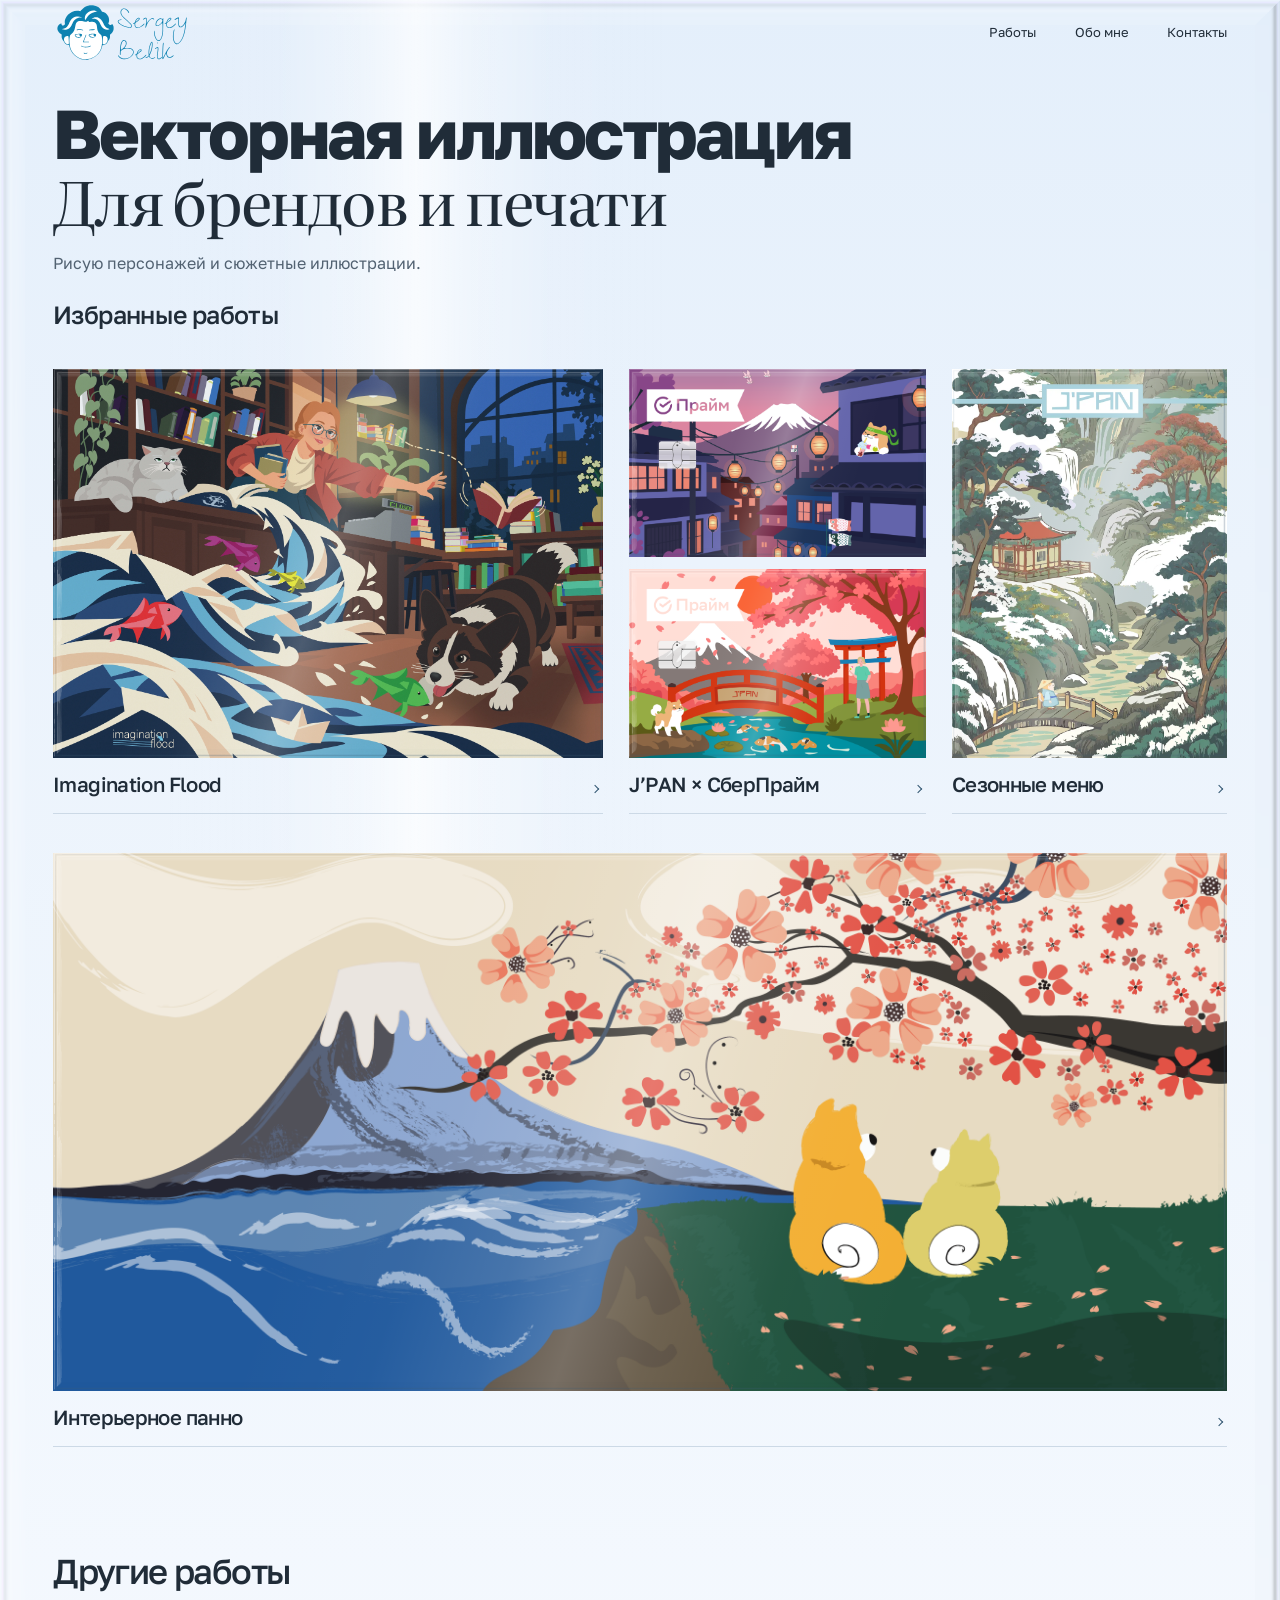
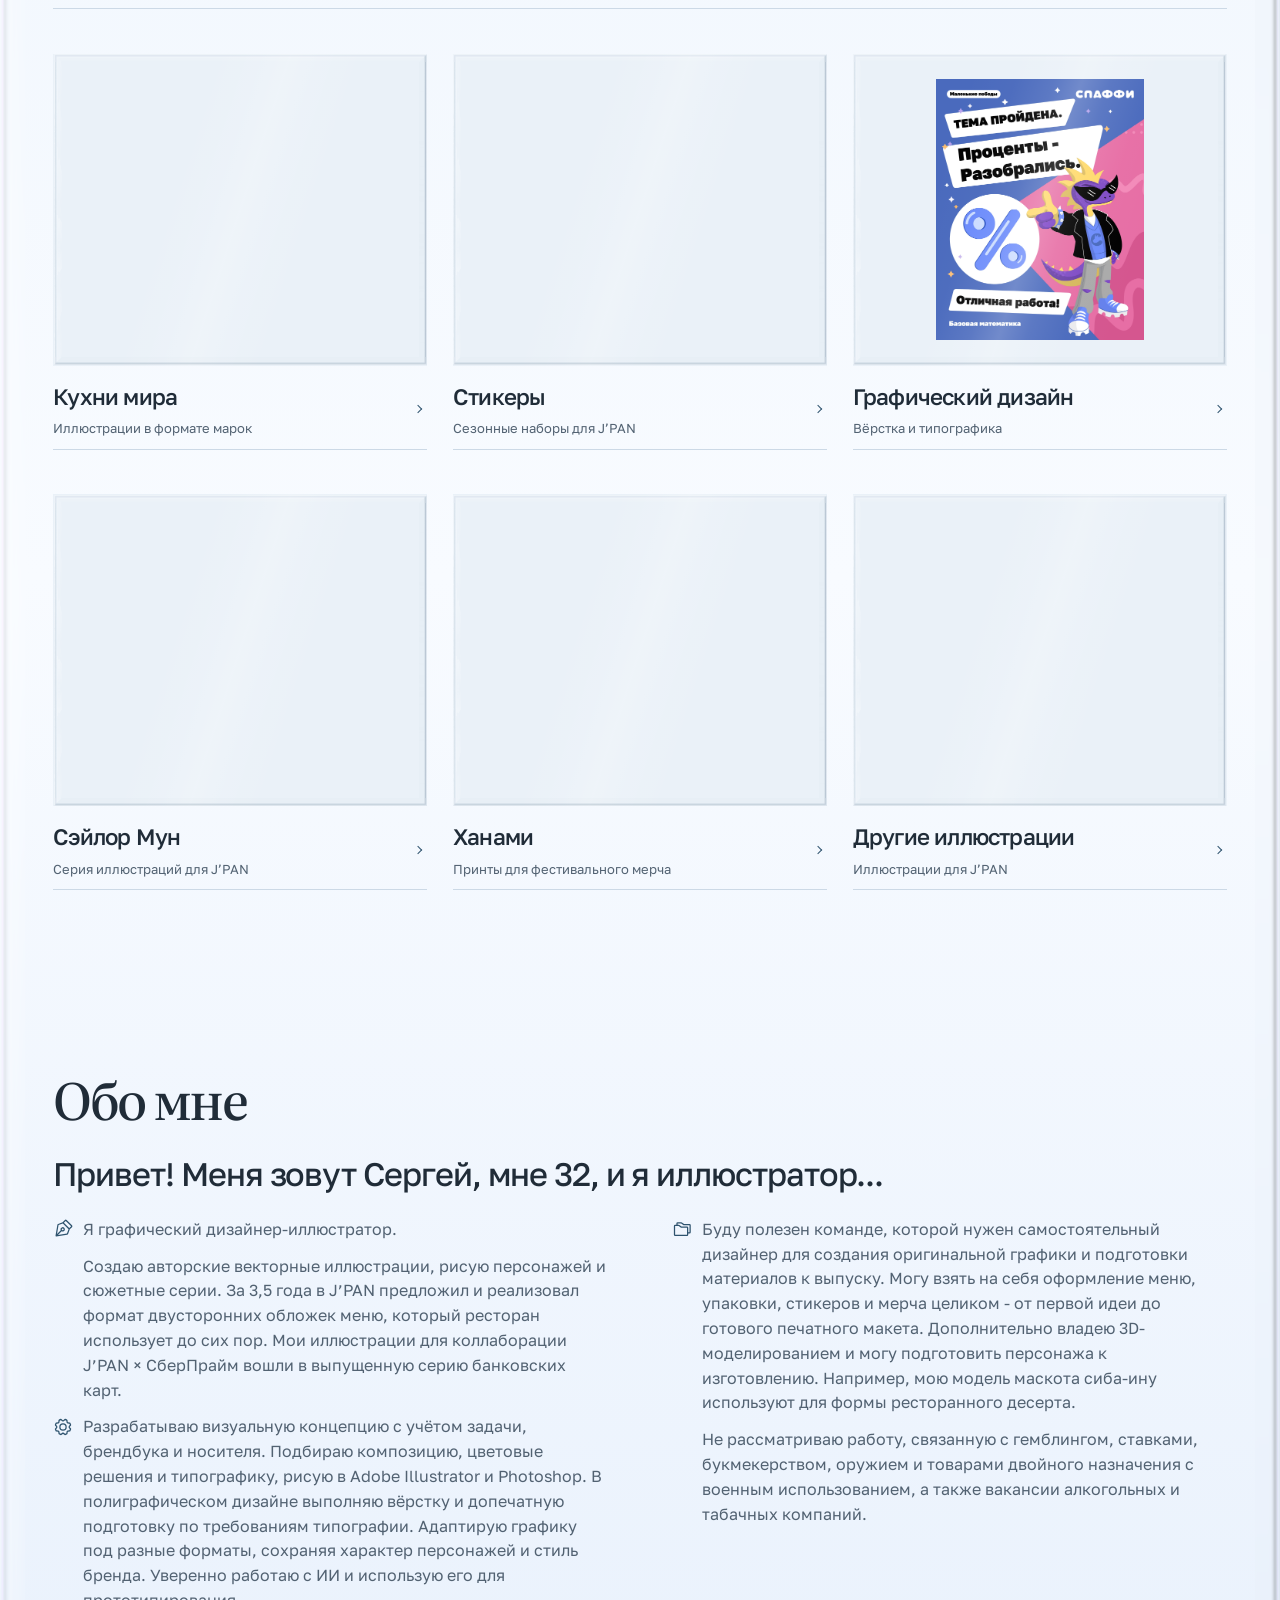
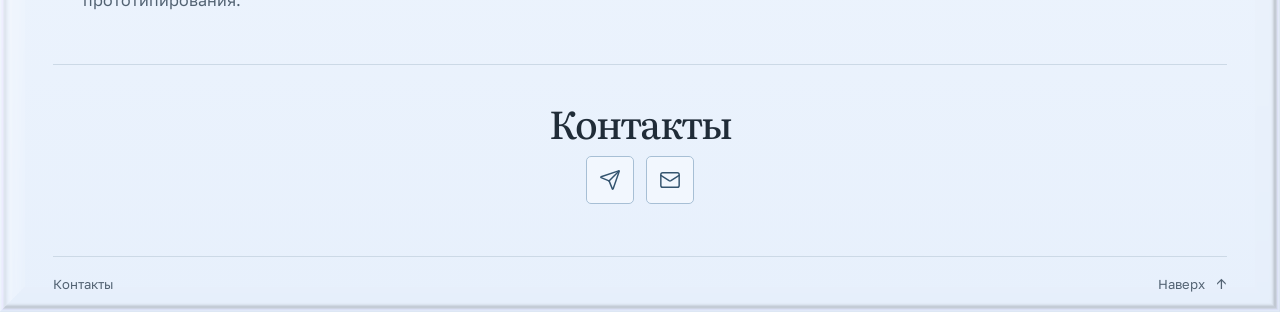
<file: index.html>
<!doctype html>
<html lang="ru" data-theme="showcase" data-variant="1" data-preview="glass-gallery">
<head>
<meta charset="utf-8">
<meta name="viewport" content="width=device-width, initial-scale=1">
<meta name="theme-color" content="#e4effb">
<title>Сергей Белик — векторный иллюстратор</title>
<meta name="description" content="Сергей Белик — коммерческий векторный иллюстратор. Проекты для J’PAN в 2022–2025: меню, интерьер, мерч и коллаборации. Личные сюжетные иллюстрации.">
<link rel="canonical" href="https://ralko333.github.io/portfolioIllustrator/">
<meta property="og:type" content="website">
<meta property="og:title" content="Сергей Белик — векторный иллюстратор">
<meta property="og:description" content="Сергей Белик — коммерческий векторный иллюстратор. Проекты для J’PAN в 2022–2025: меню, интерьер, мерч и коллаборации. Личные сюжетные иллюстрации.">
<meta property="og:url" content="https://ralko333.github.io/portfolioIllustrator/">
<meta property="og:image" content="https://ralko333.github.io/portfolioIllustrator/assets/previews/imagination-flood.webp">
<link rel="icon" href="V2/media/258d28af6ffb864eb139deac.svg">
<style>/* Bundled font licenses
Copyright 2019 The Golos Text Project Authors (https://github.com/googlefonts/golos-text)

This Font Software is licensed under the SIL Open Font License, Version 1.1.
This license is copied below, and is also available with a FAQ at:
https://scripts.sil.org/OFL


-----------------------------------------------------------
SIL OPEN FONT LICENSE Version 1.1 - 26 February 2007
-----------------------------------------------------------

PREAMBLE
The goals of the Open Font License (OFL) are to stimulate worldwide
development of collaborative font projects, to support the font creation
efforts of academic and linguistic communities, and to provide a free and
open framework in which fonts may be shared and improved in partnership
with others.

The OFL allows the licensed fonts to be used, studied, modified and
redistributed freely as long as they are not sold by themselves. The
fonts, including any derivative works, can be bundled, embedded,
redistributed and/or sold with any software provided that any reserved
names are not used by derivative works. The fonts and derivatives,
however, cannot be released under any other type of license. The
requirement for fonts to remain under this license does not apply
to any document created using the fonts or their derivatives.

DEFINITIONS
"Font Software" refers to the set of files released by the Copyright
Holder(s) under this license and clearly marked as such. This may
include source files, build scripts and documentation.

"Reserved Font Name" refers to any names specified as such after the
copyright statement(s).

"Original Version" refers to the collection of Font Software components as
distributed by the Copyright Holder(s).

"Modified Version" refers to any derivative made by adding to, deleting,
or substituting -- in part or in whole -- any of the components of the
Original Version, by changing formats or by porting the Font Software to a
new environment.

"Author" refers to any designer, engineer, programmer, technical
writer or other person who contributed to the Font Software.

PERMISSION & CONDITIONS
Permission is hereby granted, free of charge, to any person obtaining
a copy of the Font Software, to use, study, copy, merge, embed, modify,
redistribute, and sell modified and unmodified copies of the Font
Software, subject to the following conditions:

1) Neither the Font Software nor any of its individual components,
in Original or Modified Versions, may be sold by itself.

2) Original or Modified Versions of the Font Software may be bundled,
redistributed and/or sold with any software, provided that each copy
contains the above copyright notice and this license. These can be
included either as stand-alone text files, human-readable headers or
in the appropriate machine-readable metadata fields within text or
binary files as long as those fields can be easily viewed by the user.

3) No Modified Version of the Font Software may use the Reserved Font
Name(s) unless explicit written permission is granted by the corresponding
Copyright Holder. This restriction only applies to the primary font name as
presented to the users.

4) The name(s) of the Copyright Holder(s) or the Author(s) of the Font
Software shall not be used to promote, endorse or advertise any
Modified Version, except to acknowledge the contribution(s) of the
Copyright Holder(s) and the Author(s) or with their explicit written
permission.

5) The Font Software, modified or unmodified, in part or in whole,
must be distributed entirely under this license, and must not be
distributed under any other license. The requirement for fonts to
remain under this license does not apply to any document created
using the Font Software.

TERMINATION
This license becomes null and void if any of the above conditions are
not met.

DISCLAIMER
THE FONT SOFTWARE IS PROVIDED "AS IS", WITHOUT WARRANTY OF ANY KIND,
EXPRESS OR IMPLIED, INCLUDING BUT NOT LIMITED TO ANY WARRANTIES OF
MERCHANTABILITY, FITNESS FOR A PARTICULAR PURPOSE AND NONINFRINGEMENT
OF COPYRIGHT, PATENT, TRADEMARK, OR OTHER RIGHT. IN NO EVENT SHALL THE
COPYRIGHT HOLDER BE LIABLE FOR ANY CLAIM, DAMAGES OR OTHER LIABILITY,
INCLUDING ANY GENERAL, SPECIAL, INDIRECT, INCIDENTAL, OR CONSEQUENTIAL
DAMAGES, WHETHER IN AN ACTION OF CONTRACT, TORT OR OTHERWISE, ARISING
FROM, OUT OF THE USE OR INABILITY TO USE THE FONT SOFTWARE OR FROM
OTHER DEALINGS IN THE FONT SOFTWARE.


Copyright 2017 The Literata Project Authors (https://github.com/googlefonts/literata)

This Font Software is licensed under the SIL Open Font License, Version 1.1.
This license is copied below, and is also available with a FAQ at:
http://scripts.sil.org/OFL


-----------------------------------------------------------
SIL OPEN FONT LICENSE Version 1.1 - 26 February 2007
-----------------------------------------------------------

PREAMBLE
The goals of the Open Font License (OFL) are to stimulate worldwide
development of collaborative font projects, to support the font creation
efforts of academic and linguistic communities, and to provide a free and
open framework in which fonts may be shared and improved in partnership
with others.

The OFL allows the licensed fonts to be used, studied, modified and
redistributed freely as long as they are not sold by themselves. The
fonts, including any derivative works, can be bundled, embedded,
redistributed and/or sold with any software provided that any reserved
names are not used by derivative works. The fonts and derivatives,
however, cannot be released under any other type of license. The
requirement for fonts to remain under this license does not apply
to any document created using the fonts or their derivatives.

DEFINITIONS
"Font Software" refers to the set of files released by the Copyright
Holder(s) under this license and clearly marked as such. This may
include source files, build scripts and documentation.

"Reserved Font Name" refers to any names specified as such after the
copyright statement(s).

"Original Version" refers to the collection of Font Software components as
distributed by the Copyright Holder(s).

"Modified Version" refers to any derivative made by adding to, deleting,
or substituting -- in part or in whole -- any of the components of the
Original Version, by changing formats or by porting the Font Software to a
new environment.

"Author" refers to any designer, engineer, programmer, technical
writer or other person who contributed to the Font Software.

PERMISSION & CONDITIONS
Permission is hereby granted, free of charge, to any person obtaining
a copy of the Font Software, to use, study, copy, merge, embed, modify,
redistribute, and sell modified and unmodified copies of the Font
Software, subject to the following conditions:

1) Neither the Font Software nor any of its individual components,
in Original or Modified Versions, may be sold by itself.

2) Original or Modified Versions of the Font Software may be bundled,
redistributed and/or sold with any software, provided that each copy
contains the above copyright notice and this license. These can be
included either as stand-alone text files, human-readable headers or
in the appropriate machine-readable metadata fields within text or
binary files as long as those fields can be easily viewed by the user.

3) No Modified Version of the Font Software may use the Reserved Font
Name(s) unless explicit written permission is granted by the corresponding
Copyright Holder. This restriction only applies to the primary font name as
presented to the users.

4) The name(s) of the Copyright Holder(s) or the Author(s) of the Font
Software shall not be used to promote, endorse or advertise any
Modified Version, except to acknowledge the contribution(s) of the
Copyright Holder(s) and the Author(s) or with their explicit written
permission.

5) The Font Software, modified or unmodified, in part or in whole,
must be distributed entirely under this license, and must not be
distributed under any other license. The requirement for fonts to
remain under this license does not apply to any document created
using the Font Software.

TERMINATION
This license becomes null and void if any of the above conditions are
not met.

DISCLAIMER
THE FONT SOFTWARE IS PROVIDED "AS IS", WITHOUT WARRANTY OF ANY KIND,
EXPRESS OR IMPLIED, INCLUDING BUT NOT LIMITED TO ANY WARRANTIES OF
MERCHANTABILITY, FITNESS FOR A PARTICULAR PURPOSE AND NONINFRINGEMENT
OF COPYRIGHT, PATENT, TRADEMARK, OR OTHER RIGHT. IN NO EVENT SHALL THE
COPYRIGHT HOLDER BE LIABLE FOR ANY CLAIM, DAMAGES OR OTHER LIABILITY,
INCLUDING ANY GENERAL, SPECIAL, INDIRECT, INCIDENTAL, OR CONSEQUENTIAL
DAMAGES, WHETHER IN AN ACTION OF CONTRACT, TORT OR OTHERWISE, ARISING
FROM, OUT OF THE USE OR INABILITY TO USE THE FONT SOFTWARE OR FROM
OTHER DEALINGS IN THE FONT SOFTWARE.


ISC License

Copyright (c) 2026 Lucide Icons and Contributors

Permission to use, copy, modify, and/or distribute this software for any
purpose with or without fee is hereby granted, provided that the above
copyright notice and this permission notice appear in all copies.

THE SOFTWARE IS PROVIDED "AS IS" AND THE AUTHOR DISCLAIMS ALL WARRANTIES
WITH REGARD TO THIS SOFTWARE INCLUDING ALL IMPLIED WARRANTIES OF
MERCHANTABILITY AND FITNESS. IN NO EVENT SHALL THE AUTHOR BE LIABLE FOR
ANY SPECIAL, DIRECT, INDIRECT, OR CONSEQUENTIAL DAMAGES OR ANY DAMAGES
WHATSOEVER RESULTING FROM LOSS OF USE, DATA OR PROFITS, WHETHER IN AN
ACTION OF CONTRACT, NEGLIGENCE OR OTHER TORTIOUS ACTION, ARISING OUT OF
OR IN CONNECTION WITH THE USE OR PERFORMANCE OF THIS SOFTWARE.

---

The following Lucide icons are derived from the Feather project:

airplay, alert-circle, alert-octagon, alert-triangle, aperture, arrow-down-circle, arrow-down-left, arrow-down-right, arrow-down, arrow-left-circle, arrow-left, arrow-right-circle, arrow-right, arrow-up-circle, arrow-up-left, arrow-up-right, arrow-up, at-sign, calendar, cast, check, chevron-down, chevron-left, chevron-right, chevron-up, chevrons-down, chevrons-left, chevrons-right, chevrons-up, circle, clipboard, clock, code, columns, command, compass, corner-down-left, corner-down-right, corner-left-down, corner-left-up, corner-right-down, corner-right-up, corner-up-left, corner-up-right, crosshair, database, divide-circle, divide-square, dollar-sign, download, external-link, feather, frown, hash, headphones, help-circle, info, italic, key, layout, life-buoy, link-2, link, loader, lock, log-in, log-out, maximize, meh, minimize, minimize-2, minus-circle, minus-square, minus, monitor, moon, more-horizontal, more-vertical, move, music, navigation-2, navigation, octagon, pause-circle, percent, plus-circle, plus-square, plus, power, radio, rss, search, server, share, shopping-bag, sidebar, smartphone, smile, square, table-2, tablet, target, terminal, trash-2, trash, triangle, tv, type, upload, x-circle, x-octagon, x-square, x, zoom-in, zoom-out

The MIT License (MIT) (for the icons listed above)

Copyright (c) 2013-present Cole Bemis

Permission is hereby granted, free of charge, to any person obtaining a copy
of this software and associated documentation files (the "Software"), to deal
in the Software without restriction, including without limitation the rights
to use, copy, modify, merge, publish, distribute, sublicense, and/or sell
copies of the Software, and to permit persons to whom the Software is
furnished to do so, subject to the following conditions:

The above copyright notice and this permission notice shall be included in all
copies or substantial portions of the Software.

THE SOFTWARE IS PROVIDED "AS IS", WITHOUT WARRANTY OF ANY KIND, EXPRESS OR
IMPLIED, INCLUDING BUT NOT LIMITED TO THE WARRANTIES OF MERCHANTABILITY,
FITNESS FOR A PARTICULAR PURPOSE AND NONINFRINGEMENT. IN NO EVENT SHALL THE
AUTHORS OR COPYRIGHT HOLDERS BE LIABLE FOR ANY CLAIM, DAMAGES OR OTHER
LIABILITY, WHETHER IN AN ACTION OF CONTRACT, TORT OR OTHERWISE, ARISING FROM,
OUT OF OR IN CONNECTION WITH THE SOFTWARE OR THE USE OR OTHER DEALINGS IN THE
SOFTWARE.

*/
@font-face {
  font-family: "Golos Text";
  src: url("V2/media/17bb58fb69aec2dfb047a2eb.ttf") format("truetype");
  font-weight: 400 900;
  font-style: normal;
  font-display: swap;
}

:root {
  color-scheme: light;
  --paper: #f5f7f8;
  --sheet: #eaf0f3;
  --ink: #1f2a34;
  --muted: #495966;
  --rule: #c8d3db;
  --link: #315773;
  --focus: #316990;
  --inset: clamp(18px, 4.15vw, 79px);
  --canvas: 1680px;
  --space: clamp(57px, 8.2vw, 120px);
  --ease: cubic-bezier(.19, 1, .3, 1);
  background: var(--paper);
  color: var(--ink);
  font: 400 16px/1.55 "Golos Text", system-ui, sans-serif;
  -webkit-text-size-adjust: 100%;
}
*, *::before, *::after { box-sizing: border-box; }
body, h1, h2, h3, p, figure, dl, dd { margin: 0; }
img { display: block; width: 100%; height: auto; }
a { color: inherit; text-underline-offset: .28em; }
button { color: inherit; font: inherit; }
:focus-visible { outline: 2px solid var(--focus); outline-offset: 5px; }
[tabindex="-1"]:focus { outline: none; }
[hidden] { display: none !important; }
[id] { scroll-margin-top: 17px; }
::selection { color: #1c2b38; background: #cfdeea; }
html:has(.viewer[open]) { overflow: hidden; }

.shell { width: min(100%, var(--canvas)); margin-inline: auto; padding-inline: var(--inset); }
.skip-link {
  position: fixed;
  z-index: 3;
  top: 10px;
  left: 12px;
  padding: 9px 13px;
  color: var(--ink);
  background: var(--sheet);
  transform: translateY(-150%);
}
.skip-link:focus { transform: none; }
.visually-hidden {
  position: absolute;
  width: 1px;
  height: 1px;
  padding: 0;
  overflow: hidden;
  clip-path: inset(50%);
  white-space: nowrap;
}
.header-inner {
  display: flex;
  min-height: 74px;
  gap: 16px;
  align-items: center;
  justify-content: space-between;
  border-bottom: 1px solid var(--rule);
}
.identity { display: inline-flex; gap: 11px; align-items: center; text-decoration: none; }
.brand-mark { width: 25px; height: 36px; flex: none; }
.brand-wordmark { width: auto; height: 64px; flex: none; object-fit: contain; }
.identity-copy { display: grid; gap: 2px; line-height: 1.25; }
.identity-name { font-weight: 550; font-size: 15px; }
.identity-role { color: var(--muted); font-size: 12px; }
.site-nav { display: flex; align-items: center; gap: clamp(14px, 3vw, 42px); }
.site-nav a {
  display: inline-flex;
  align-items: center;
  min-height: 44px;
  white-space: nowrap;
  font-size: 13px;
  text-decoration-color: transparent;
}
.site-nav a:hover, .text-link:hover { color: var(--link); text-decoration-color: currentColor; }

.work { padding-block: clamp(22px, 2.8vw, 42px) var(--space); }
.gallery-column { min-width: 0; }
.gallery-rail { align-self: start; min-width: 0; }
.rail-inner { border-top: 1px solid var(--rule); padding-top: 19px; }
.rail-title, .section-title, .case-title h1, .case-section h2 {
  font-weight: 520;
  letter-spacing: -.046em;
  line-height: 1.05;
}
.rail-title { font-size: clamp(29px, 2.85vw, 44px); }
.rail-copy { min-height: 162px; }
.rail-description {
  margin-top: 14px;
  max-width: 29ch;
  color: var(--muted);
  font-size: 15px;
  line-height: 1.58;
}
.rail-action, .archive-row, .case-back, .contact-link, .site-footer a {
  display: inline-flex;
  align-items: center;
  gap: 11px;
  min-height: 44px;
  text-decoration: none;
}
.rail-action {
  border-bottom: 1px solid var(--rule);
  margin-top: 13px;
  padding-right: 2px;
  padding-block: 7px;
  color: var(--link);
  font-size: 14px;
}
.rail-action:hover { border-color: var(--link); }
.glyph {
  display: inline-block;
  flex: none;
  line-height: 1;
  font-size: 1.11em;
  transition: transform 170ms var(--ease);
}
.chevron {
  display: inline-grid;
  place-items: center;
  width: 14px;
  height: 14px;
}
.chevron::before {
  content: "";
  width: 6px;
  height: 6px;
  border: solid currentColor;
  border-width: 1.5px 1.5px 0 0;
  transform: translateX(-1px) rotate(45deg);
}
.chevron--left::before { transform: translateX(1px) rotate(-135deg); }
.rail-action:hover .glyph, .work-link:hover .glyph, .archive-row:hover .glyph, .contact-link:hover .glyph {
  transform: translate(3px, -2px);
}
.project { min-width: 0; }
.featured { display: grid; gap: clamp(40px, 6.3vw, 95px); }
.work-link { display: block; text-decoration: none; }
.work-link:has(> .bank-pair) { display: flex; flex-direction: column; }
.work-link > .bank-pair { order: -1; }
.work-link picture, .plate, .bank-cover { display: block; }
.plate { overflow: clip; }
.plate img { width: 100%; height: auto; }
.hero-art { width: 100%; }
.hero-art img { aspect-ratio: 3600 / 2546; }
.image-pair { display: grid; grid-template-columns: repeat(2, minmax(0, 1fr)); gap: clamp(15px, 2.25vw, 33px); }
.bank-pair img, .case-figure--bank img { clip-path: inset(0 round 4.3% / 6.8%); }
.plate-name {
  display: block;
  color: var(--muted);
  font-size: 12px;
  padding-top: 7px;
}
.menu-pair {
  width: min(96%, 880px);
  margin-inline: auto;
  align-items: start;
  gap: clamp(18px, 4vw, 68px);
}
.menu-pair .plate + .plate { margin-top: clamp(15px, 4.2vw, 62px); }
.project-caption {
  display: grid;
  grid-template-columns: minmax(0, 1fr) auto;
  align-items: baseline;
  gap: 8px 12px;
  padding-block: 11px 13px;
  border-bottom: 1px solid var(--rule);
}
.project-label, .archive-title { font-weight: 520; }
.project-label { font-size: clamp(18px, 1.6vw, 25px); letter-spacing: -.03em; }
.project-caption p { color: var(--muted); padding-top: 3px; font-size: 14px; }
.project-caption .project-brief { padding-top: 5px; max-width: 53ch; }
.project-action { color: var(--link); white-space: nowrap; font-size: 13px; }
.project-action .glyph { margin-left: 4px; }

.archive { margin-top: var(--space); }
.archive h2 { padding-bottom: 19px; border-bottom: 1px solid var(--rule); }
.section-title { font-size: clamp(31px, 4vw, 65px); }
.archive .section-title { font-size: clamp(25px, 2.7vw, 39px); }
.archive-row {
  width: 100%;
  display: grid;
  grid-template-columns: clamp(71px, 12vw, 177px) minmax(0, 1fr) auto;
  gap: clamp(13px, 2.65vw, 41px);
  padding-block: 13px;
  border-bottom: 1px solid var(--rule);
}
.archive-image {
  display: block;
  aspect-ratio: 1.38;
  padding: 6px;
  background: var(--sheet);
}
.archive-image img { width: 100%; height: 100%; object-fit: contain; }
.archive-title { display: block; font-size: clamp(16px, 1.75vw, 27px); letter-spacing: -.035em; }
.archive-type { display: block; color: var(--muted); font-size: 13px; margin-top: 4px; }
.archive-row > .glyph { color: var(--link); padding-right: 2px; }
.archive-row:hover .archive-title, .archive-row[aria-current="true"] .archive-title { color: var(--link); }

@media (min-width: 861px) {
  .work[data-rail-ready] {
    display: grid;
    grid-template-columns: clamp(195px, 18.2vw, 270px) minmax(0, 1fr);
    gap: clamp(34px, 4vw, 68px);
  }
  .work[data-rail-ready] .gallery-rail {
    position: sticky;
    top: clamp(35px, 9vh, 96px);
    display: block;
  }
  .work[data-rail-ready] .gallery-column {
    width: 100%;
    max-width: max(570px, calc((100svh - 140px) * 1.414));
    justify-self: end;
  }
  .work[data-rail-ready] .project-caption .project-action { font-size: 0; }
  .work[data-rail-ready] .project-caption .glyph { font-size: 16px; }
  .work[data-rail-ready] .project-caption .project-label {
    position: absolute;
    width: 1px;
    height: 1px;
    overflow: hidden;
    clip-path: inset(50%);
    white-space: nowrap;
  }
  .work[data-rail-ready] .project-caption .project-brief { display: none; }
}

.profile { background: var(--sheet); }
.profile-inner { padding-block: clamp(39px, 6vw, 87px) clamp(38px, 6vw, 83px); }
.profile-grid, .contact-grid {
  display: grid;
  grid-template-columns: minmax(200px,.77fr) minmax(0,1.23fr);
  gap: clamp(25px, 6vw, 102px);
}
.profile-copy { max-width: 66ch; }
.profile-copy p { color: var(--muted); }
.profile-copy .about-lead {
  max-width: 30ch;
  margin-bottom: 18px;
  color: var(--ink);
  font-size: clamp(22px, 2.55vw, 38px);
  font-weight: 470;
  letter-spacing: -.032em;
  line-height: 1.2;
}
.profile-copy p + p { margin-top: 12px; }
.contact-grid { align-items: start; border-top: 1px solid var(--rule); margin-top: clamp(37px, 6vw, 81px); padding-top: clamp(25px, 3.8vw, 50px); }
.contact-grid .section-title { font-size: clamp(24px, 3vw, 44px); }
.contact-list {
  position: relative;
  display: grid;
  grid-template-columns: repeat(2, 48px);
  align-items: start;
  gap: 12px;
}
.contact-list:has(.contact-method[open]) { padding-bottom: 50px; }
.contact-method summary {
  display: grid;
  place-items: center;
  list-style: none;
  min-height: 48px;
  border: 1px solid color-mix(in srgb, var(--link) 34%, transparent);
  border-radius: 5px;
  background: var(--paper);
  cursor: pointer;
}
.contact-method summary::-webkit-details-marker { display: none; }
.contact-method summary:hover, .contact-method[open] summary { border-color: var(--link); }
.contact-method svg { width: 29px; height: 29px; }
.contact-value {
  display: block;
  position: absolute;
  inset: auto auto 0 0;
  max-width: 100%;
  padding: 6px 0;
  min-height: 36px;
  color: var(--link);
  overflow-wrap: anywhere;
  font-weight: 520;
}
.footer-inner {
  display: flex;
  justify-content: space-between;
  align-items: center;
  gap: 14px;
  min-height: 68px;
  border-top: 1px solid var(--rule);
  color: var(--muted);
  font-size: 13px;
}

.case { padding-block: clamp(19px, 3vw, 43px) var(--space); }
.case-toolbar {
  display: flex;
  justify-content: space-between;
  align-items: center;
  flex-wrap: wrap;
  gap: 8px 14px;
  margin-bottom: clamp(12px, 2.7vw, 36px);
}
.case-back { color: var(--link); font-size: 14px; margin-bottom: 0; }
.case-intro {
  display: grid;
  grid-template-columns: minmax(0, 1fr) clamp(220px, 29%, 385px);
  gap: clamp(21px, 6vw, 95px);
  margin-bottom: clamp(22px, 3.6vw, 55px);
}
.case-intro--single { grid-template-columns: minmax(0,1fr); }
.case-title h1 { font-size: clamp(38px, 6vw, 87px); text-wrap: balance; }
.case-title p { margin-top: 17px; max-width: 59ch; color: var(--muted); }
.case-facts {
  display: grid;
  align-content: start;
  gap: 10px;
  border-top: 1px solid var(--rule);
  padding-top: 12px;
}
.case-facts > div {
  display: grid;
  grid-template-columns: minmax(70px, .82fr) minmax(0, 1.18fr);
  gap: 4px 12px;
}
.case-facts dt { color: var(--muted); font-size: 13px; }
.case-facts dd { font-size: 14px; }
.section-links {
  display: flex;
  flex-wrap: wrap;
  gap: 1px 23px;
  padding-block: 5px;
  border-block: 1px solid var(--rule);
  margin-bottom: clamp(25px, 3.7vw, 56px);
}
.section-links a { display: inline-flex; min-height: 37px; align-items: center; color: var(--link); font-size: 13px; }
.case-section + .case-section { margin-top: var(--space); padding-top: clamp(16px, 2.3vw, 30px); border-top: 1px solid var(--rule); }
.case-section h2 { font-size: clamp(25px, 3.5vw, 49px); margin-bottom: 18px; text-wrap: balance; }
.case-section .case-subtitle { font-size: clamp(18px, 2.1vw, 30px); font-weight: 500; margin: 15px 0 7px; }
.case-section .group-description { max-width: 66ch; margin-bottom: 22px; color: var(--muted); }
.case-proofs {
  margin-top: clamp(38px, 6vw, 86px);
  padding-top: 18px;
  border-top: 1px solid var(--rule);
}
.case-proofs .case-grid { grid-template-columns: repeat(2,minmax(0,1fr)); gap: clamp(20px, 3vw, 44px); }
.case-proofs .case-grid:has(> figure:only-child) { grid-template-columns: minmax(0,1fr); }
.case-proofs .case-figure {
  max-width: min(100%, 600px);
  align-self: start;
  padding: clamp(6px, 1.2vw, 14px);
  background: var(--paper);
  border: 1px solid var(--rule);
}
.case-proofs .case-figure img { max-height: min(54vh, 550px); object-fit: contain; }
.case-proofs .case-figure figcaption { border-bottom: 0; padding-bottom: 0; }
.case-grid { display: grid; grid-template-columns: repeat(2,minmax(0,1fr)); align-items: start; gap: 22px clamp(15px, 3vw, 44px); }
.case-grid--three { grid-template-columns: repeat(3,minmax(0,1fr)); }
.case-grid--single, .case-grid:has(> figure:only-of-type) { grid-template-columns: minmax(0,1fr); }
.case-figure--wide, .case-figure--panorama, .case-grid > h3 { grid-column: 1 / -1; }
.case-figure { min-width: 0; }
.case-figure--proof { max-width: 800px; }
.case-figure figcaption {
  overflow-wrap: anywhere;
  display: flex;
  justify-content: space-between;
  flex-wrap: nowrap;
  align-items: center;
  gap: 12px;
  padding-block: 8px 11px;
  border-bottom: 1px solid var(--rule);
  font-size: 13px;
  color: var(--muted);
}
.case-figure figcaption a { color: var(--link); }
.media-link { display: block; position: relative; cursor: zoom-in; }
.figure-caption-copy { display: grid; gap: 4px; min-width: 0; }
.image-enlarge {
  display: inline-grid;
  flex: none;
  place-items: center;
  width: 44px;
  min-height: 44px;
  margin-left: auto;
  padding: 0;
  border: 0;
  background: transparent;
  color: var(--link);
  cursor: pointer;
}
.image-enlarge .glyph { font-size: 20px; line-height: 1; }
.image-enlarge:hover { color: var(--ink); }
.case-pagination {
  display: flex;
  flex-wrap: wrap;
  justify-content: space-between;
  gap: 16px 23px;
  margin-top: var(--space);
  padding-top: 21px;
  border-top: 1px solid var(--rule);
}
.case-pagination a { display: inline-flex; align-items: center; gap: 11px; text-decoration: none; }
.case-pagination a:hover strong { text-decoration: underline; }
.case-pagination small { display: block; color: var(--muted); font-size: 12px; }
.case-pagination strong { display: block; line-height: 1.2; font-size: clamp(17px, 2.2vw, 32px); font-weight: 510; letter-spacing: -.027em; }
.case-pagination .case-neighbor {
  min-height: 44px;
  padding: 9px 12px;
  border: 1px solid var(--rule);
  border-radius: 5px;
}
.case-pagination .case-neighbor:hover { border-color: var(--link); color: var(--link); }
.case-pagination .case-neighbor--right { margin-left: auto; text-align: right; }
.case-pagination--compact {
  justify-content: flex-end;
  gap: 7px;
  margin-top: 0;
  padding-top: 0;
  border-top: 0;
}
.case-pagination--compact .case-neighbor { font-size: 13px; gap: 3px; }
.case-pagination--compact .case-neighbor--right { margin-left: 0; }

.viewer {
  width: min(94vw, 1470px);
  max-width: 100%;
  max-height: calc(100dvh - 19px);
  padding: 0;
  border: 1px solid var(--rule);
  color: var(--ink);
  background: var(--paper);
}
.viewer[open] { display: flex; flex-direction: column; }
.viewer::backdrop { background: rgb(17 28 40 / .76); }
.viewer-head {
  display: flex;
  flex: none;
  justify-content: space-between;
  align-items: center;
  gap: 7px 17px;
  padding: 4px 16px;
  border-bottom: 1px solid var(--rule);
}
.viewer-name { font-size: 14px; font-weight: 520; }
.viewer-actions { display: flex; flex-wrap: wrap; align-items: center; gap: 0 10px; }
.viewer-actions button {
  min-height: 44px;
  min-width: 26px;
  padding: 2px;
  border: 0;
  font-size: 13px;
  color: var(--link);
  background: transparent;
  cursor: pointer;
}
.viewer-actions button:hover { text-decoration: underline; }
.viewer-actions button:disabled { color: var(--muted); opacity: .52; cursor: default; text-decoration: none; }
.viewer-actions [data-zoom] {
  display: inline-grid;
  place-items: center;
  min-width: 44px;
}
.viewer-zoom-icon {
  display: grid;
  place-items: center;
  position: relative;
  width: 16px;
  height: 16px;
}
.viewer-zoom-icon::before, .viewer-zoom-icon::after {
  content: "";
  position: absolute;
  width: 14px;
  height: 1.5px;
  background: currentColor;
}
.viewer-zoom-icon::after { transform: rotate(90deg); }
[data-enlarged] .viewer-zoom-icon::after { display: none; }
.viewer-stage { min-height: 0; overflow: auto; overscroll-behavior: contain; background: var(--sheet); }
.viewer-stage img { width: 100%; max-height: calc(100dvh - 82px); object-fit: contain; }
.viewer-stage[data-native] img { width: max-content; max-width: none; max-height: none; }

@media (max-width: 860px) {
  .gallery-rail { display: none; }
  .work { padding-top: 17px; }
}
@media (max-width: 707px) {
  :root { --inset: clamp(15px, 4.4vw, 27px); }
  .header-inner { min-height: 61px; gap: 7px; }
  .identity { gap: 6px; }
  .brand-mark { width: 21px; height: 30px; }
  .brand-wordmark { height: clamp(42px, 13.333vw, 52px); }
  .identity-name { font-size: 13px; }
  .identity-role { font-size: 11px; }
  .site-nav { gap: clamp(8px, 2.6vw, 18px); }
  .site-nav a { font-size: 11px; }
  .featured { gap: 38px; }
  .bank-pair { grid-template-columns: minmax(0, 1fr); gap: 21px; }
  .menu-pair { width: 100%; }
  .project-caption p { font-size: 13px; }
  .project-action { font-size: 12px; }
  .archive-row { padding-block: 10px; }
  .archive-type { font-size: 12px; }
  .profile-grid, .contact-grid, .case-intro { grid-template-columns: minmax(0,1fr); gap: 17px; }
  .contact-list { gap: 10px; }
  .case-proofs .case-grid { grid-template-columns: minmax(0,1fr); }
  .profile-copy .about-lead { margin-bottom: 16px; }
  .case-grid { gap: 16px 12px; }
  .case-grid--three { grid-template-columns: repeat(2, minmax(0,1fr)); }
  .case-figure--proof { grid-column: 1 / -1; }
  .case-figure figcaption { font-size: 12px; }
  .viewer { width: 100%; max-height: 100dvh; }
  .viewer-head { flex-wrap: wrap; padding: 6px 11px; }
  .viewer-name { width: 100%; }
  .viewer-actions { margin-left: auto; }
  .viewer-actions button { min-width: 40px; }
  .viewer-stage img { max-height: calc(100dvh - 109px); }
}
@media (max-width: 370px) {
  .site-nav { gap: 8px; }
}
@media (prefers-reduced-motion: reduce) {
  .glyph { transition: none; }
  .rail-action:hover .glyph, .work-link:hover .glyph, .archive-row:hover .glyph, .contact-link:hover .glyph { transform: none; }
}

@font-face {
  font-family: Literata;
  src: url("V2/media/cef2ff82b76b915fa8ca889b.woff") format("woff");
  font-weight: 200 900;
  font-display: swap;
}

.intro { position: relative; }
.intro h1 { text-wrap: balance; }
.work-link, .archive-row { isolation: isolate; }
.work-link .plate img, .archive-image img { transition: transform 330ms var(--ease); }
@media (hover: hover) and (pointer: fine) {
  .work-link:hover .plate img { transform: scale(1.012); }
  .work-link:hover .project-label { color: var(--link); }
}
.intro-magazine, .intro-showcase, .intro-blocks { display: block; }
.featured-title { display: none; }

/* Magazine */
[data-theme="magazine"] {
  --paper: #f4ebe5;
  --sheet: #ebdbd4;
  --ink: #272724;
  --muted: #584c48;
  --rule: #cdb8b0;
  --link: #9d2936;
  --focus: #a3283f;
  --canvas: 1650px;
}
[data-theme="magazine"] .header-inner { min-height: 67px; border-bottom-color: transparent; }
[data-theme="magazine"] .intro-magazine {
  z-index: 1;
  margin-bottom: -11px;
  padding-top: clamp(13px, 3.2vh, 34px);
  text-align: right;
  pointer-events: none;
}
[data-theme="magazine"] .intro h1 {
  margin-right: .025em;
  color: var(--link);
  font: 425 clamp(67px, 9.15vw, 156px)/.88 Literata, Georgia, serif;
  letter-spacing: -.081em;
}
[data-theme="magazine"] .work { padding-top: 0; }
[data-theme="magazine"] .rail-title,
[data-theme="magazine"] .case-title h1,
[data-theme="magazine"] .section-title,
[data-theme="magazine"] .case-section h2 {
  font-family: Literata, Georgia, serif;
  font-weight: 455;
  letter-spacing: -.052em;
}
[data-theme="magazine"] .rail-title { font-size: clamp(29px, 2.75vw, 44px); }
[data-theme="magazine"] .rail-inner { padding-top: 18px; }
[data-theme="magazine"] .rail-action {
  width: fit-content;
  min-height: 44px;
  padding: 8px 12px 8px 14px;
  color: #fff6f4;
  background: var(--link);
}
[data-theme="magazine"] .rail-action:hover { background: #762330; }
[data-theme="magazine"] .project-caption {
  width: min(100%, 440px);
  margin-left: auto;
  padding: 13px 16px;
  background: var(--sheet);
  border: 0;
}
[data-theme="magazine"] [data-project-id="imagination-flood"] .project-caption {
  position: relative;
  isolation: isolate;
}
[data-theme="magazine"] .section-links { border-top: 0; }
[data-theme="magazine"] .case-intro { align-items: end; }
[data-theme="magazine"] .case-title h1 { color: var(--link); }
[data-theme="magazine"] .case { max-width: 1470px; }
[data-theme="magazine"] .profile-copy .about-lead { font-family: Literata, Georgia, serif; }
[data-theme="magazine"] .archive-image { background: #eee3db; }
[data-theme="magazine"] .viewer::backdrop { background: rgb(38 27 29 / .77); }
@media (min-width: 861px) {
  [data-theme="magazine"] .work[data-rail-ready] {
    grid-template-columns: clamp(173px, 15.5vw, 240px) minmax(0,1fr);
    gap: clamp(32px, 5vw, 80px);
  }
  [data-theme="magazine"] .work[data-rail-ready] .gallery-rail { margin-top: 68px; }
  [data-theme="magazine"] .work[data-rail-ready] .gallery-column {
    max-width: max(572px, calc((100svh - 205px) * 1.414));
  }
  [data-theme="magazine"] .work[data-rail-ready] .project-caption { width: min(58%,550px); }
  [data-theme="magazine"] [data-project-id="imagination-flood"] .project-caption {
    margin-top: -17px;
    margin-right: -12px;
    outline: 8px solid var(--paper);
  }
}
@media (max-width: 860px) {
  [data-theme="magazine"] .intro-magazine { margin-bottom: 15px; }
}
@media (max-width: 707px) {
  [data-theme="magazine"] .header-inner { min-height: 59px; border-bottom-color: var(--rule); }
  [data-theme="magazine"] .intro h1 {
    font-size: clamp(42px, 12.5vw, 81px);
    line-height: .99;
    letter-spacing: -.065em;
  }
  [data-theme="magazine"] .intro-magazine { text-align: left; padding-top: 16px; margin-bottom: 19px; }
  [data-theme="magazine"] .project-caption { padding-inline: 11px; }
}

/* Typographic showcase */
[data-theme="showcase"] {
  --paper: #f8fbff;
  --wash-start: #e4effb;
  --wash-mid: #ebf3fc;
  --wash-end: #e7f0fc;
  --sheet: #eaf1f8;
  --ink: #202c38;
  --muted: #526272;
  --rule: #ccd9e6;
  --link: #2e536e;
  --focus: #2d6796;
  --canvas: 1330px;
}
[data-theme="showcase"] #home {
  background: linear-gradient(180deg, var(--wash-start) 0, var(--wash-mid) 146px, var(--paper) 565px);
}
[data-theme="showcase"] body:has(.case) {
  background: linear-gradient(180deg, var(--wash-start) 0, var(--wash-mid) 146px, var(--paper) 565px, var(--paper) max(565px, calc(100% - 200px)), var(--wash-start) 100%);
}
[data-theme="showcase"] #top {
  background: var(--wash-start);
  width: 100%;
  max-width: none;
  padding-inline: max(var(--inset), (100% - var(--canvas) + var(--inset) * 2) / 2);
}
[data-theme="showcase"] .header-inner { border-bottom-color: transparent; min-height: 66px; }
[data-theme="showcase"] .intro-showcase {
  padding-block: clamp(20px, 3.5vh, 48px) clamp(16px, 2.6vh, 38px);
}
[data-theme="showcase"] .intro-showcase h1 {
  font-size: clamp(37px, 5.4vw, 82px);
  line-height: 1.01;
  letter-spacing: -.04em;
}
[data-theme="showcase"] .intro-showcase strong { display: block; font-weight: 750; }
[data-theme="showcase"] .intro-showcase h1 > span {
  display: block;
  font: 420 .88em/1.1 Literata, Georgia, serif;
  letter-spacing: -.04em;
}
[data-theme="showcase"] .intro-showcase p { color: var(--muted); margin-top: 17px; max-width: 54ch; }
[data-theme="showcase"] .work[data-rail-ready] { display: block; padding-top: 0; }
[data-theme="showcase"] .work[data-rail-ready] .gallery-rail { display: none; }
[data-theme="showcase"] .work[data-rail-ready] .gallery-column { max-width: none; }
[data-theme="showcase"] .work[data-rail-ready] .project-label {
  position: static;
  width: auto;
  height: auto;
  clip-path: none;
  overflow: visible;
  white-space: normal;
}
[data-theme="showcase"] .work[data-rail-ready] .project-action {
  font-size: 0;
}
[data-theme="showcase"] .work .project-caption > div p { display: none; }
[data-theme="showcase"] .featured {
  --featured-gap: clamp(16px, 2vw, 31px);
  container-type: inline-size;
  display: grid;
  align-items: start;
  grid-template-columns: minmax(0, 1.414fr) minmax(0, .765fr) minmax(0, .707fr);
  gap: clamp(24px, 3vw, 46px) var(--featured-gap);
}
[data-theme="showcase"] .featured-title {
  display: block;
  grid-column: 1 / -1;
  font-size: clamp(20px, 1.95vw, 28px);
  font-weight: 520;
  line-height: 1.25;
  letter-spacing: -.025em;
}
[data-theme="showcase"] .bank-pair { grid-template-columns: 1fr; gap: 13px; }
[data-theme="showcase"] .bank-cover { overflow: clip; }
[data-theme="showcase"] .bank-cover img {
  clip-path: none;
  /* Crop out the rounded corners in the source files. */
  scale: 1.034;
}
[data-theme="showcase"] .bank-pair .plate-name, [data-theme="showcase"] .menu-pair .plate-name { font-size: 11px; }
[data-theme="showcase"] .menu-pair { width: 100%; grid-template-columns: minmax(0, 1fr); gap: 14px; }
[data-theme="showcase"] .menu-pair .plate + .plate { display: none; }
[data-theme="showcase"] [data-project-id="interior-panel"] { grid-column: 1 / -1; }
[data-theme="showcase"] :is(.archive, .case-grid) {
  display: flex;
  flex-wrap: wrap;
  justify-content: center;
  column-gap: var(--tile-gap);
}
[data-theme="showcase"] .archive {
  --tiles-per-row: 3;
  --tile-gap: clamp(17px, 2vw, 34px);
  row-gap: clamp(22px, 3.5vw, 57px);
}
[data-theme="showcase"] .case-grid {
  --tiles-per-row: 2;
  --tile-gap: clamp(15px, 3vw, 44px);
}
[data-theme="showcase"] .case-grid--three { --tiles-per-row: 3; }
[data-theme="showcase"] .case-proofs .case-grid { --tile-gap: clamp(20px, 3vw, 44px); }
[data-theme="showcase"] .archive > article,
[data-theme="showcase"] .case-grid > figure {
  flex: 0 0 calc((100% - (var(--tiles-per-row) - 1) * var(--tile-gap)) / var(--tiles-per-row));
}
[data-theme="showcase"] .archive > h2,
[data-theme="showcase"] .case-grid > :is(h3, .case-figure--wide, .case-figure--panorama, figure:only-of-type) {
  flex: 0 0 100%;
}
/* Original artwork has a wider canvas than project text.
   Fit the complete composition within 88vw and 82svh; wide accents use 84svh.
   Paired pages retain their shared physical height. Mobile sizing stays unchanged.
   Publications, homepage, typography, cursor and transition timings are preserved. */
[data-theme="showcase"] .case .case-artwork {
  --case-image-height: 82svh;
  --case-feature-height: 84svh;
  --case-art-canvas: min(88vw, calc(100vw - 2 * var(--inset)));
  --case-art-gap: clamp(24px, 2.5vw, 36px);
  --case-row-gap: 32px;
  --case-group-gap: clamp(56px, 5vw, 72px);
  inline-size: var(--case-art-canvas);
  margin-inline: calc((100% - var(--case-art-canvas)) / 2);
  min-inline-size: 0;
}
[data-theme="showcase"] .case .case-artwork > .case-section {
  --art-height: var(--case-image-height);
  inline-size: 100%;
  max-inline-size: min(100%, var(--case-art-canvas), calc(var(--art-height) * var(--group-ratio) + var(--case-art-gap) * (var(--group-columns) - 1)));
  margin-inline: auto;
  min-inline-size: 0;
}
[data-theme="showcase"] .case .case-artwork > :is(.case-section--featured, .case-section:has(.case-figure--wide, .case-figure--panorama)) {
  --art-height: var(--case-feature-height);
}
[data-theme="showcase"] .case .case-artwork > .case-section + .case-section {
  margin-top: var(--case-group-gap);
  padding-top: 24px;
}
[data-theme="showcase"] .case .case-artwork .case-grid {
  display: flex;
  flex-wrap: wrap;
  justify-content: center;
  align-items: start;
  gap: var(--case-row-gap) var(--case-art-gap);
  min-inline-size: 0;
}
[data-theme="showcase"] .case .case-artwork .case-grid > figure {
  flex: 0 1 auto;
  inline-size: calc(var(--art-height) * var(--art-ratio));
  max-inline-size: calc((100% - var(--case-art-gap) * (var(--case-columns) - 1)) * var(--art-ratio) / var(--row-ratio));
  min-inline-size: 0;
}
[data-theme="showcase"] .case .case-artwork .case-grid > h3 { flex: 0 0 100%; }
[data-theme="showcase"] .case .case-artwork .media-link img {
  inline-size: 100%;
  block-size: auto;
  object-fit: contain;
}
[data-theme="showcase"] .case .case-artwork h2 { margin-bottom: 16px; }
[data-theme="showcase"] .archive-row {
  grid-template-columns: minmax(0,1fr) auto;
  gap: 14px 8px;
  padding: 0 0 10px;
}
[data-theme="showcase"] .archive-image {
  aspect-ratio: 1.2;
  grid-column: 1 / -1;
  padding: clamp(13px, 2vw, 29px);
}
[data-theme="showcase"] :is(#work-hanami, #work-sailor-moon) .archive-image {
  padding: clamp(4px, .55vw, 8px);
}
[data-theme="showcase"] .profile {
  background: linear-gradient(180deg, var(--paper) 0, var(--wash-mid) 110px, var(--wash-end) 100%);
}
/* Keep the section heading above the introduction, then read down each column. */
[data-theme="showcase"] .profile-grid {
  grid-template-columns: minmax(0, 1fr);
  align-items: start;
  gap: clamp(20px, 2.2vw, 32px);
}
[data-theme="showcase"] .profile-copy {
  max-width: none;
  column-count: 2;
  column-gap: clamp(32px, 5vw, 72px);
}
[data-theme="showcase"] .profile-copy > p {
  break-inside: avoid-column;
  orphans: 3;
  widows: 3;
}
[data-theme="showcase"] .profile-copy .about-lead {
  column-span: all;
  max-width: 42ch;
  margin-bottom: 24px;
}
[data-theme="showcase"] .profile-copy .about-lead + p { margin-top: 0; }
[data-theme="showcase"] .profile-copy > p:not(.about-lead) {
  position: relative;
  padding-inline-start: 30px;
}
[data-theme="showcase"] .profile-copy .about-icon {
  position: absolute;
  inset-inline-start: 0;
  inset-block-start: .15em;
  inline-size: 20px;
  block-size: 20px;
  color: var(--link);
  pointer-events: none;
}
@media (max-width: 860px) {
  [data-theme="showcase"] .profile-copy {
    max-width: 66ch;
    column-count: 1;
  }
  [data-theme="showcase"] .profile-copy .about-lead { margin-bottom: 18px; }
}
[data-theme="showcase"] body:has(#home) .site-footer {
  width: 100%;
  max-width: none;
  padding-inline: max(var(--inset), (100% - var(--canvas) + var(--inset) * 2) / 2);
  background: linear-gradient(180deg, var(--wash-end), var(--wash-start));
}
[data-theme="showcase"] .contact-grid {
  grid-template-columns: minmax(0, 1fr);
  justify-items: center;
  gap: 12px;
  margin-top: clamp(32px, 4vw, 56px);
  padding-top: clamp(24px, 3vw, 40px);
  text-align: center;
}
/* Reserve the same row for contact details in both disclosure states. */
[data-theme="showcase"] .contact-list,
[data-theme="showcase"] .contact-list:has(.contact-method[open]) {
  width: 100%;
  justify-content: center;
  padding-bottom: 40px;
}
[data-theme="showcase"] .profile-inner { padding-bottom: 12px; }
[data-theme="showcase"] body:has(#home) .footer-inner { min-height: 56px; }
[data-theme="showcase"] .contact-value {
  inset-inline: 0;
  text-align: center;
}
[data-theme="showcase"] .contact-method summary {
  color: #34546f;
  border-color: #a7bfd5;
  background: rgb(248 251 255 / .64);
}
[data-theme="showcase"] .contact-method summary:hover,
[data-theme="showcase"] .contact-method[open] summary {
  color: #223f57;
  border-color: currentColor;
  background: #dceaf8;
}
[data-theme="showcase"] .contact-method .contact-icon {
  width: 22px;
  height: 22px;
  fill: none;
  stroke: currentColor;
  stroke-width: 1.6;
  stroke-linecap: round;
  stroke-linejoin: round;
}
[data-theme="showcase"] .case-title h1 { font-weight: 650; }
[data-theme="showcase"] .case-section h2, [data-theme="showcase"] .profile .section-title {
  font-family: Literata, Georgia, serif;
  font-weight: 470;
}
[data-theme="showcase"] .case-facts { border-top: 0; padding: 0; }
[data-theme="showcase"] body:has(.case[data-project="imagination-flood"]) .viewer-stage { background: var(--wash-mid); }
[data-theme="showcase"] :is(.case[data-project="seasonal-menus"], .case[data-project="sberprime"]) .case-proofs .case-grid {
  display: grid;
  grid-template-columns: repeat(3, minmax(0, 1fr));
  gap: 24px 18px;
  max-width: 720px;
}
[data-theme="showcase"] .case-proofs .case-figure:has(img[data-proof-preview]) {
  grid-column: auto;
  min-width: 0;
  padding: 0;
  border: 0;
  background: transparent;
}
[data-theme="showcase"] .case-proofs .media-link:has(img[data-proof-preview]) {
  aspect-ratio: 4 / 3;
  background: var(--sheet);
}
[data-theme="showcase"] .case-proofs img[data-proof-preview] {
  height: 100%;
  max-height: none;
  object-fit: contain;
}

@media (hover: hover) and (pointer: fine) {
  [data-theme="showcase"] .work-link:hover .plate img,
  [data-theme="showcase"] .archive-row:hover .archive-image img { transform: scale(1.02); }
  [data-theme="showcase"] .archive-image { overflow: clip; }
}

.showcase-cursor-active,
.showcase-cursor-active :is(a, button, summary),
.showcase-cursor-active button:disabled,
.showcase-cursor-active .viewer::backdrop { cursor: none; }
.showcase-cursor-layer {
  position: fixed;
  inset: 0;
  z-index: 1000;
  pointer-events: none;
  overflow: clip;
}
/* An isolated transition layer cannot sample the live page backdrop. */
[data-theme="showcase"]:active-view-transition .showcase-cursor-layer {
  view-transition-name: showcase-cursor;
}
.showcase-cursor-layer > span {
  position: absolute;
  top: -19px;
  left: -19px;
  width: 38px;
  height: 38px;
  background: rgb(96 130 168 / .54);
  pointer-events: none;
  will-change: transform;
  backdrop-filter: blur(.25px);
}
.showcase-cursor-layer > .showcase-cursor-ring {
  mask-image: radial-gradient(circle, transparent 11.65px, #000 12.35px 16.65px, transparent 17.35px);
  backdrop-filter: url("#showcase-ring-refraction");
}
.showcase-cursor-layer > .showcase-cursor-dot {
  mask-image: radial-gradient(circle, #000 4.9px, transparent 5.6px);
  backdrop-filter: url("#showcase-dot-refraction");
}
.showcase-cursor-layer--text > .showcase-cursor-ring { backdrop-filter: url("#showcase-ring-refraction-text"); }
.showcase-cursor-layer--text > .showcase-cursor-dot { backdrop-filter: url("#showcase-dot-refraction-text"); }
[data-theme="showcase"]::view-transition-group(showcase-cursor) {
  animation: none;
  z-index: 1000;
}
[data-theme="showcase"]::view-transition-old(showcase-cursor) { display: none; }
[data-theme="showcase"]::view-transition-new(showcase-cursor) { animation: none; }

[data-theme="showcase"]::view-transition-group(root) { animation-duration: 180ms; }
[data-theme="showcase"]::view-transition-group(showcase-cover) {
  animation-duration: 330ms;
  animation-timing-function: var(--ease);
  z-index: 1;
}
[data-theme="showcase"][data-motion-direction="return"]::view-transition-group(showcase-cover) {
  animation-duration: 300ms;
}
[data-theme="showcase"]::view-transition-image-pair(showcase-cover) { isolation: auto; }
[data-theme="showcase"]::view-transition-old(showcase-cover),
[data-theme="showcase"]::view-transition-new(showcase-cover) {
  width: 100%;
  height: 100%;
  object-fit: contain;
}
@media (max-width: 900px) {
  [data-theme="showcase"] .featured { grid-template-columns: minmax(0, 1.414fr) minmax(0, .765fr); }
  [data-theme="showcase"] .archive { --tiles-per-row: 2; }
  [data-theme="showcase"] [data-project-id="interior-panel"] { grid-column: auto; }
}
@media (min-width: 708px) {
  [data-theme="showcase"] .featured {
    --featured-height: calc((100cqi - var(--featured-gap)) / 2.179);
  }
  [data-theme="showcase"] .featured :is(.hero-art, .bank-pair) {
    height: var(--featured-height);
  }
  [data-theme="showcase"] .featured :is(.hero-art, .bank-pair) img {
    height: 100%;
    object-fit: contain;
  }
  [data-theme="showcase"] .featured .bank-cover { height: 100%; }
  [data-theme="showcase"] .featured .bank-cover img { object-fit: cover; }
  [data-theme="showcase"] .featured .bank-pair {
    grid-template-rows: repeat(2, minmax(0, 1fr));
    gap: clamp(8px, 1vw, 14px);
  }
  [data-theme="showcase"] .featured .bank-pair .plate-name { display: none; }
}
@media (min-width: 901px) {
  [data-theme="showcase"] .featured {
    --featured-height: calc((100cqi - 2 * var(--featured-gap)) / 2.886);
  }
  [data-theme="showcase"] .featured .menu-pair { height: var(--featured-height); }
  [data-theme="showcase"] .featured .menu-pair img { height: 100%; object-fit: contain; }
  [data-theme="showcase"] .featured .menu-pair .plate-name { display: none; }
}
@media (min-width: 708px) and (max-width: 900px) {
  [data-theme="showcase"] .case .case-artwork {
    --case-art-canvas: 100%;
    inline-size: 100%;
    margin-inline: 0;
  }
  [data-theme="showcase"] .featured .menu-pair img {
    max-height: 54vw;
    object-fit: contain;
    object-position: left;
  }
}
@media (max-width: 707px) {
  [data-theme="showcase"] .header-inner { min-height: 61px; }
  [data-theme="showcase"] .intro-showcase { padding-block: 32px 28px; }
  [data-theme="showcase"] .intro-showcase h1 { font-size: clamp(37px, 11vw, 65px); }
  [data-theme="showcase"] .intro-showcase p { font-size: 14px; margin-top: 12px; }
  [data-theme="showcase"] .contact-grid .section-title {
    font-size: 32px;
    line-height: 1.15;
    letter-spacing: -.035em;
  }
  [data-theme="showcase"] .featured { grid-template-columns: minmax(0,1fr); }
  [data-theme="showcase"] .work-link > .bank-pair { order: 0; }
  [data-theme="showcase"] #work-sberprime .project-caption {
    padding-block: 0 12px;
    border-bottom: 0;
  }
  [data-theme="showcase"] .menu-pair { grid-template-columns: minmax(0, 1fr); }
  [data-theme="showcase"] .menu-pair .plate + .plate { display: block; margin-top: 0; }
  [data-theme="showcase"] .archive-title { font-size: 16px; }
  [data-theme="showcase"] .archive-row { align-items: start; }
  [data-theme="showcase"] .case-grid { --tiles-per-row: 2; --tile-gap: 12px; }
  [data-theme="showcase"] .case-proofs .case-grid { --tiles-per-row: 1; }
  [data-theme="showcase"] .case[data-project="seasonal-menus"] .section-links {
    gap: 5px 16px;
    padding-block: 8px;
  }
  [data-theme="showcase"] .case[data-project="seasonal-menus"] .section-links a {
    min-height: 44px;
    font-size: 14px;
  }
  [data-theme="showcase"] :is(.case[data-project="seasonal-menus"], .case[data-project="sberprime"]) .case-proofs .case-grid {
    grid-template-columns: repeat(2, minmax(0, 1fr));
    gap: 18px 12px;
  }
  [data-theme="showcase"] .case .case-artwork {
    /* Full-width standard pages establish the mobile portrait scale. */
    --case-art-canvas: 100%;
    inline-size: 100%;
    margin-inline: 0;
    --case-image-height: min(68svh, calc((100vw - 2 * var(--inset)) * 3600 / 2546));
    --case-feature-height: min(74svh, calc((100vw - 2 * var(--inset)) * 3600 / 2546 * 1.11));
    --case-art-gap: 16px;
    --case-row-gap: 28px;
    --case-group-gap: 48px;
  }
  [data-theme="showcase"] .case .case-artwork > .case-section {
    max-inline-size: 100%;
  }
  [data-theme="showcase"] .case .case-artwork .case-grid > figure {
    max-inline-size: 100%;
  }
  [data-theme="showcase"] .case .case-artwork .case-grid--three > figure {
    max-inline-size: calc((100% - var(--case-art-gap)) / 2);
  }

}


/* Case hierarchy: originals lead; application photographs follow the related work;
   small publication records form the appendix. The gallery is outside this scope. */
[data-theme="showcase"] .case .case-artwork > .case-section ~ .case-section {
  margin-top: var(--case-group-gap);
  padding-top: 24px;
}
[data-theme="showcase"] .case .case-evidence {
  margin: clamp(48px,5vw,72px) auto 0;
  padding-top: 24px;
  border-top: 1px solid var(--rule);
  max-inline-size: 880px;
  min-inline-size: 0;
}
[data-theme="showcase"] .case .case-evidence h2 {
  margin: 0 0 16px;
  font: 500 20px/1.4 "Golos Text",sans-serif;
}
[data-theme="showcase"] .case .evidence-grid {
  display: flex;
  flex-wrap: wrap;
  justify-content: center;
  align-items: start;
  gap: 20px 24px;
}
[data-theme="showcase"] .case .evidence-grid > figure {
  flex: 0 1 176px;
  min-inline-size: 0;
  max-inline-size: 176px;
  padding: 0;
  border: 0;
  background: transparent;
}
[data-theme="showcase"] .case .case-evidence .media-link {
  display: flex;
  align-items: center;
  justify-content: center;
  block-size: 112px;
  background: color-mix(in srgb,var(--wash-mid) 40%,transparent);
}
[data-theme="showcase"] .case .case-evidence .media-link img {
  width: 100%;height: 100%;max-height: none;object-fit: contain;
}
[data-theme="showcase"] .case .case-evidence figcaption {
  align-items: start;
  gap: 4px;
  padding-block: 4px 0;
  border-bottom: 0;
  font-size: 14px;
  line-height: 1.4;
}
[data-theme="showcase"] .case .case-evidence .figure-caption-copy { padding-top: 10px; }
[data-theme="showcase"] .case .evidence-links { display:flex; flex-wrap:wrap; gap:8px 24px; margin-top:16px; }
[data-theme="showcase"] .case .evidence-links a { display:inline-flex; align-items:center; min-height:44px; font-size:14px; }
.viewer-sources { display:flex; flex-wrap:wrap; gap:4px 14px; }
.viewer-sources[hidden] { display:none; }
.viewer-sources a { display:inline-flex; align-items:center; min-height:44px; color:var(--link); font-size:14px; text-underline-offset:4px; }
.viewer-head:has(.viewer-sources:not([hidden])) { flex-wrap:wrap; }
.viewer-head:has(.viewer-sources:not([hidden])) .viewer-name { flex:1 1 35%; }
@media(max-width:860px) {
  [data-theme="showcase"] .case .case-artwork > .case-section {
    --art-height: min(var(--case-image-height),calc((100vw - 2 * var(--inset)) / var(--group-largest-ratio)));
  }
  [data-theme="showcase"] .case[data-project="sberprime"] .case-artwork .case-grid--three > figure {
    max-inline-size:100%;
  }
  [data-theme="showcase"] .case .case-evidence { margin-top:40px; padding-top:20px; }
  [data-theme="showcase"] .case .case-evidence h2 { font-size:20px; }
  [data-theme="showcase"] .case .evidence-grid { gap:20px 16px; }
  [data-theme="showcase"] .case .evidence-grid > figure { flex-basis:calc((100% - 16px)/2); max-inline-size:176px; }
  [data-theme="showcase"] .case .case-evidence .media-link { block-size:88px; }
  .viewer-head:has(.viewer-sources:not([hidden])) .viewer-name { flex-basis:100%; }
  .viewer-sources { order:3; flex-basis:100%; gap:2px 16px; }
  .viewer-head:has(.viewer-sources:not([hidden])) + .viewer-stage img { max-height:calc(100dvh - 178px); }
}

/* A single pair of column tracks spans the complete seasonal series.
   Paired pages align their visible edges and retain their intrinsic proportions. */
[data-theme="showcase"] .case[data-project="seasonal-menus"] .case-artwork {
  --seasonal-page-ratio: .70703125;
}
[data-theme="showcase"] .case[data-project="seasonal-menus"] .case-artwork > .case-section {
  max-inline-size: min(100%, calc(var(--case-image-height) * var(--seasonal-page-ratio) * 2 + var(--case-art-gap)));
}
[data-theme="showcase"] .case[data-project="seasonal-menus"] .case-artwork .case-grid {
  display: grid;
  grid-template-columns: repeat(2, minmax(0, 1fr));
}
[data-theme="showcase"] .case[data-project="seasonal-menus"] .case-artwork .case-grid > figure {
  inline-size: 100%;
  max-inline-size: 100%;
}
[data-theme="showcase"] .case[data-project="seasonal-menus"] .case-artwork > .case-section:has(.case-grid > figure:only-child) > h2 {
  inline-size: calc((100% - var(--case-art-gap)) / 2);
  margin-inline: auto;
}
[data-theme="showcase"] .case[data-project="seasonal-menus"] .case-artwork .case-grid > figure:only-child {
  grid-column: 1 / -1;
  inline-size: calc((100% - var(--case-art-gap)) / 2);
  justify-self: center;
}
[data-theme="showcase"] .case[data-project="seasonal-menus"] .case-artwork .media-link {
  position: relative;
  aspect-ratio: var(--seasonal-page-ratio);
  display: grid;
  place-items: center;
}
[data-theme="showcase"] .case[data-project="seasonal-menus"] .case-artwork .media-link img {
  position: absolute;
  inset: 0;
  min-inline-size: 0;
  min-block-size: 0;
  inline-size: 100%;
  block-size: 100%;
  object-fit: contain;
}
/* Visible image edges follow the column tracks throughout the seasonal series. */
[data-theme="showcase"] .case[data-project="seasonal-menus"] .case-artwork .case-grid > figure .media-link {
  aspect-ratio: auto;
  display: block;
}
[data-theme="showcase"] .case[data-project="seasonal-menus"] .case-artwork .case-grid > figure .media-link img {
  position: static;
  inset: auto;
  block-size: auto;
}
[data-theme="showcase"] .case .evidence-links {
  justify-content: center;
  text-align: center;
}
[data-theme="showcase"] .case .evidence-links a { justify-content: center; }
@media (max-width: 707px) {
  [data-theme="showcase"] .case[data-project="seasonal-menus"] .case-artwork > .case-section { max-inline-size: 100%; }
  [data-theme="showcase"] .case[data-project="seasonal-menus"] .case-artwork .case-grid { grid-template-columns: minmax(0, 1fr); }
  [data-theme="showcase"] .case[data-project="seasonal-menus"] .case-artwork .case-grid > figure:only-child { inline-size: 100%; }
  [data-theme="showcase"] .case[data-project="seasonal-menus"] .case-artwork > .case-section:has(.case-grid > figure:only-child) > h2 { inline-size: 100%; }
}

/* Graphic blocks */
[data-theme="blocks"] {
  --paper: #f6f5f1;
  --sheet: #efeee7;
  --ink: #1d2022;
  --muted: #4e5150;
  --rule: #c7c7ba;
  --link: #292b21;
  --focus: #576000;
  --signal: #edf349;
  --signal-rule: #818633;
  --canvas: 1600px;
}
[data-theme="blocks"] #home {
  position: relative;
  isolation: isolate;
}
[data-theme="blocks"] #home::before {
  position: absolute;
  content: "";
  z-index: -1;
  inset: 0 0 auto 61%;
  height: clamp(665px, 100vh, 1060px);
  background: var(--signal);
}
[data-theme="blocks"] .header-inner { border-color: var(--ink); }
[data-theme="blocks"] .intro-blocks {
  display: grid;
  grid-template-columns: minmax(0,1fr) clamp(210px,26vw,380px);
  padding-block: clamp(24px, 5vh, 60px) clamp(28px, 4.2vw, 64px);
  align-items: end;
  gap: 22px 36px;
}
[data-theme="blocks"] .intro-blocks h1 {
  font-size: clamp(62px, 9.1vw, 143px);
  font-weight: 710;
  letter-spacing: -.082em;
  line-height: .82;
}
.intro-block-note {
  width: fit-content;
  max-width: 27ch;
  font-size: clamp(15px, 1.32vw, 19px);
}
.intro-block-note p:first-child { font-weight: 610; }
.intro-block-note p + p { margin-top: 11px; }
[data-theme="blocks"] .work { padding-top: 0; }
[data-theme="blocks"] .gallery-rail { min-width: 0; }
[data-theme="blocks"] .rail-inner {
  background: var(--signal);
  border: 0;
  padding: clamp(16px, 2.25vw, 30px);
}
[data-theme="blocks"] .rail-copy { min-height: 0; }
[data-theme="blocks"] .rail-title { font-weight: 660; }
[data-theme="blocks"] .rail-description { color: #343724; }
[data-theme="blocks"] .rail-action { border-color: var(--signal-rule); margin-top: 11px; }
[data-theme="blocks"] .project-caption { background: var(--paper); padding-inline: 12px; }
[data-theme="blocks"] .archive-image { background: #e9e9de; }
[data-theme="blocks"] .case-title h1 { font-weight: 670; }
[data-theme="blocks"] .case-facts { color: var(--ink); background: var(--signal); border: 0; padding: 17px 19px; }
[data-theme="blocks"] .case-facts dt { color: #3d401f; }
[data-theme="blocks"] .contact-grid {
  background: var(--signal);
  border: 0;
  padding: clamp(19px, 3vw, 47px);
}
@media (min-width: 861px) {
  [data-theme="blocks"] .work[data-rail-ready] {
    grid-template-columns: minmax(0, 1fr) clamp(215px, 24vw, 362px);
    gap: clamp(25px, 3.4vw, 57px);
  }
  [data-theme="blocks"] .work[data-rail-ready] .gallery-column { grid-row: 1; grid-column: 1; max-width: none; }
  [data-theme="blocks"] .work[data-rail-ready] .gallery-rail {
    grid-row: 1;
    grid-column: 2;
    top: clamp(23px, 9vh, 96px);
    margin-top: 3px;
  }
}
@media (max-width: 860px) {
  [data-theme="blocks"] #home::before { display: none; }
  [data-theme="blocks"] .intro-block-note { padding: 14px; background: var(--signal); }
  [data-theme="blocks"] .intro-blocks { align-items: stretch; }
}
@media (max-width: 707px) {
  [data-theme="blocks"] .intro-blocks { grid-template-columns: minmax(0,1fr); padding-block: 29px 18px; gap: 17px; }
  [data-theme="blocks"] .intro-blocks br { display: none; }
  [data-theme="blocks"] .intro-blocks h1 { font-size: clamp(49px, 12.3vw, 84px); line-height: .94; }
  [data-theme="blocks"] .intro-block-note { max-width: none; padding: 11px 12px; }
  [data-theme="blocks"] .intro-block-note p + p { margin-top: 3px; font-size: 13px; }
}

@media (prefers-reduced-motion: reduce) {
  .work-link .plate img, .archive-image img { transition: none; }
  .work-link:hover .plate img { transform: none; }
  [data-theme="showcase"] .work-link:hover .plate img,
  [data-theme="showcase"] .archive-row:hover .archive-image img { transform: none; }
  [data-theme="showcase"]::view-transition-group(*) { animation-duration: .01ms; }
}
</style>
<style id="glass-preview-style">/* Page-bound static glass approximation. The nine-slice border keeps
   the bevel at a constant thickness while the document changes height.
   No viewport-fixed panel, rounded corners, live filters or scroll handlers. */
[data-preview="glass-gallery"] body,
[data-preview="glass-gallery"] body:has(.case) {
  position: relative;
  min-height: 100vh;
  min-height: 100dvh;
  isolation: isolate;
  background: linear-gradient(180deg, #e4effb 0%, #ebf3fc 16%, #f8fbff 62%, #e7f0fc 100%);
}
[data-preview="glass-gallery"] body::before {
  content: "";
  position: absolute;
  inset: 0;
  z-index: -1;
  pointer-events: none;
  border: clamp(24px, 2vw, 38px) solid transparent;
  border-radius: 0;
  border-image-source: url("V2/media/fdd9b61dbe416234b8811a29.webp");
  border-image-slice: 38;
  border-image-width: 1;
  border-image-repeat: stretch;
}
[data-preview="glass-gallery"] #top,
[data-preview="glass-gallery"] #home,
[data-preview="glass-gallery"] .profile,
[data-preview="glass-gallery"] .site-footer,
[data-preview="glass-gallery"] body:has(#home) .site-footer {
  background: transparent;
}
@media(max-width:707px) {
  [data-preview="glass-gallery"] body::before {
    border-width: 19px;
    border-image-source: url("V2/media/85928727af45b48c7e199ca4.webp");
  }
}
@media(prefers-reduced-transparency:reduce) {
  [data-preview="glass-gallery"] body::before { border: 0; border-image: none; }
}
</style>
<style id="home-image-glass-style">
/* Glass belongs to the outer preview surface, including its existing padding.
   The image and its full composition remain inside, without their own rim. */
[data-preview="glass-gallery"] #home { --preview-glass-rim: url("V2/media/aa112be5431f90d20aa93bcf.webp"); }
[data-preview="glass-gallery"] #home .preview-glass-block {
  position: relative;
  isolation: isolate;
  overflow: clip;
  border-radius: 0;
}
[data-preview="glass-gallery"] #home .menu-preview-surface {
  display: block;
  height: 100%;
  overflow: clip;
}
[data-preview="glass-gallery"] #home .preview-glass-block::after {
  content: "";
  position: absolute;
  inset: .5px;
  box-sizing: border-box;
  z-index: 2;
  pointer-events: none;
  border: clamp(7px, .7vw, 12px) solid transparent;
  border-radius: 0;
  border-image-source: var(--preview-glass-rim);
  border-image-slice: 38;
  border-image-width: 1;
  border-image-outset: 0;
  overflow: clip;
  border-image-repeat: stretch;
}
@media(max-width:707px) {
  [data-preview="glass-gallery"] #home .preview-glass-block::after { border-width: 8px; }
}
@media(prefers-reduced-transparency:reduce) {
  [data-preview="glass-gallery"] #home .preview-glass-block::after { border: 0; border-image: none; }
}

/* Only transforms are scroll-linked. Gradients are static, filters absent.
   Unsupported browsers and reduced-motion users keep the static material. */
@supports (animation-timeline: scroll(root block)) {
  @keyframes glass-surface-glint {
    from { transform: translate3d(-115%, 0, 0); }
    to { transform: translate3d(115%, 0, 0); }
  }
  @keyframes glass-page-glint {
    from { transform: translate3d(-20vw, 0, 0); }
    to { transform: translate3d(85vw, 0, 0); }
  }
  [data-preview="glass-gallery"] #home .preview-glass-block::before {
    content: "";
    position: absolute;
    inset: 0;
    z-index: 1;
    pointer-events: none;
    background: linear-gradient(108deg,
      transparent 26%, rgb(255 255 255 / .025) 36%,
      rgb(255 255 255 / .10) 44%, rgb(255 255 255 / .22) 50%,
      rgb(255 255 255 / .10) 56%, rgb(255 255 255 / .025) 64%,
      transparent 74%);
    animation: glass-surface-glint 1s linear both;
    animation-timeline: view(block);
    animation-range: entry 0% exit 100%;
  }
  [data-preview="glass-gallery"] body:has(#home)::after {
    content: "";
    position: fixed;
    top: 0;
    bottom: 0;
    left: 0;
    width: 65vw;
    z-index: -1;
    pointer-events: none;
    background: linear-gradient(90deg,
      transparent 20%, rgb(255 255 255 / .06) 34%,
      rgb(255 255 255 / .38) 44%, rgb(255 255 255 / .70) 50%,
      rgb(255 255 255 / .38) 56%, rgb(255 255 255 / .06) 66%,
      transparent 80%);
    animation: glass-page-glint 1s linear both;
    animation-timeline: scroll(root block);
  }
}
@media (prefers-reduced-motion: reduce), (prefers-reduced-transparency: reduce) {
  [data-preview="glass-gallery"] #home .preview-glass-block::before,
  [data-preview="glass-gallery"] body:has(#home)::after {
    content: none;
    animation: none;
  }
}
</style>
</head>
<body>
<a class="skip-link" href="#work">К работам</a>
<header class="shell" id="top">
  <div class="header-inner">
    <a class="identity" href="#top" aria-label="Сергей Белик, начало портфолио">
      <img class="brand-wordmark" src="V2/media/sergey-belik-head90-3ed1df138149.svg" width="1804" height="858" alt="Sergey Belik" decoding="async" fetchpriority="high">
    </a>
    <nav class="site-nav" aria-label="Навигация">
      <a href="#work">Работы</a><a href="#about">Обо мне</a><a href="#contact">Контакты</a>
    </nav>
  </div>
</header>
<div id="portfolio"><main id="home">
  <div class="intro intro-showcase shell">
      <h1><strong>Векторная иллюстрация</strong><span>Для брендов и печати</span></h1>
      <p>Рисую персонажей и сюжетные иллюстрации.</p>
    </div>
  <section class="work shell" id="work" aria-label="Работы">
    <aside class="gallery-rail" aria-label="Текущая работа" hidden>
      <div class="rail-inner">
        <div class="rail-copy">
          <p class="rail-title" lang="en">Imagination Flood</p>
          <p class="rail-description">Книжный магазин, где из раскрытых страниц выплёскивается море.</p>
        </div>
        <a class="rail-action" href="#case/imagination-flood">Открыть проект <span class="glyph chevron chevron--right" aria-hidden="true"></span></a>
      </div>
    </aside>
    <div class="gallery-column">
      <div class="featured"><h2 class="featured-title">Избранные работы</h2><article class="project" id="work-imagination-flood" data-project-id="imagination-flood" data-name="Imagination Flood" data-lead="Книжный магазин, где из раскрытых страниц выплёскивается море." data-lang="en">
    <a class="work-link" href="#case/imagination-flood" aria-labelledby="caption-imagination-flood">
      <span class="plate hero-art preview-glass-block"><img src="V2/media/10ec48ab991885060a8d885e.webp" data-source="imagination-flood.webp" width="3600" height="2546" alt="Героиня в книжном магазине, из открытых книг вырывается волна с бумажными рыбами." decoding="async" fetchpriority="high"></span>
      <div class="project-caption">
        <div><h2 class="project-label" id="caption-imagination-flood" lang="en">Imagination Flood</h2><p>Личная сюжетная иллюстрация</p><p class="project-brief">Книжный магазин, где из раскрытых страниц выплёскивается море.</p></div>
        <span class="project-action" aria-hidden="true">К проекту <span class="glyph chevron chevron--right" aria-hidden="true"></span></span>
      </div>
    </a>
  </article>
<article class="project" id="work-sberprime" data-project-id="sberprime" data-name="J’PAN × СберПрайм" data-lead="Две иллюстрации из пяти вышли на картах СберПрайм." data-lang="ru">
    <a class="work-link" href="#case/sberprime" aria-labelledby="caption-sberprime">
      <div class="project-caption">
        <div><h2 class="project-label" id="caption-sberprime" lang="ru">J’PAN × СберПрайм</h2><p>Иллюстрации для банковских карт</p><p class="project-brief">Две иллюстрации из пяти вышли на картах СберПрайм.</p></div>
        <span class="project-action" aria-hidden="true">К проекту <span class="glyph chevron chevron--right" aria-hidden="true"></span></span>
      </div>
      <span class="image-pair bank-pair"><span class="plate"><span class="bank-cover preview-glass-block"><img src="V2/media/19ddaef33527a307a3eb6c1c.png" data-source="sber-night-final.png" width="3600" height="2270" alt="" decoding="async" fetchpriority="high"></span><span class="plate-name">Ночная улица</span></span><span class="plate"><span class="bank-cover preview-glass-block"><img src="V2/media/43e51cb664da4f9b692386ad.png" data-source="sber-sakura-final.png" width="3600" height="2270" alt="" decoding="async" fetchpriority="high"></span><span class="plate-name">Сад с сакурой</span></span></span>
    </a>
  </article>
<article class="project" id="work-seasonal-menus" data-project-id="seasonal-menus" data-name="Сезонные меню" data-lead="Истории с сиба-ину на лицевой и оборотной стороне меню." data-lang="ru">
    <a class="work-link" href="#case/seasonal-menus" aria-labelledby="caption-seasonal-menus">
      <span class="image-pair menu-pair"><span class="plate"><span class="preview-glass-block menu-preview-surface"><img src="V2/media/7459a795452931520d84aa83.webp" data-source="previews/winter25a_back.webp" width="2546" height="3600" alt="" decoding="async" fetchpriority="high"></span><span class="plate-name">Лицевая сторона</span></span><span class="plate"><span class="preview-glass-block menu-preview-surface"><img src="V2/media/2c9bb0c44682a1d674cdf260.webp" data-source="previews/winter25a_front.webp" width="2546" height="3600" alt="" decoding="async" fetchpriority="high"></span><span class="plate-name">Оборот</span></span></span>
      <div class="project-caption">
        <div><h2 class="project-label" id="caption-seasonal-menus" lang="ru">Сезонные меню</h2><p>Обложки для J’PAN</p><p class="project-brief">Истории с сиба-ину на лицевой и оборотной стороне меню.</p></div>
        <span class="project-action" aria-hidden="true">К проекту <span class="glyph chevron chevron--right" aria-hidden="true"></span></span>
      </div>
    </a>
  </article>
<article class="project" id="work-interior-panel" data-project-id="interior-panel" data-name="Интерьерное панно" data-lead="Весенняя панорама, напечатанная для интерьера ресторана." data-lang="ru">
    <a class="work-link" href="#case/interior-panel" aria-labelledby="caption-interior-panel">
      <span class="plate preview-glass-block"><img src="V2/media/panel-spring-4800-ddce1b29459a.webp" data-source="previews/panel-source-hi.webp" width="4800" height="2200" alt="Широкая весенняя панорама с Фудзи и двумя сиба-ину под сакурой." decoding="async" loading="lazy"></span>
      <div class="project-caption">
        <div><h2 class="project-label" id="caption-interior-panel" lang="ru">Интерьерное панно</h2><p>Иллюстрация для ресторана J’PAN</p><p class="project-brief">Весенняя панорама, напечатанная для интерьера ресторана.</p></div>
        <span class="project-action" aria-hidden="true">К проекту <span class="glyph chevron chevron--right" aria-hidden="true"></span></span>
      </div>
    </a>
  </article></div>
      <section class="archive" aria-labelledby="archive-title">
        <h2 id="archive-title" class="section-title">Другие работы</h2>
        <article class="project" id="work-world-cuisines" data-project-id="world-cuisines" data-name="Кухни мира" data-lead="Марки с иллюстрациями дарили гостям на мероприятии J’PAN." data-lang="ru">
    <a class="archive-row" href="#case/world-cuisines" aria-labelledby="caption-world-cuisines">
      <span class="archive-image preview-glass-block"><img src="V2/media/d10b958d8583f9d963188645.webp" data-source="previews/world-cuisines-1.webp" width="1800" height="2400" alt="" decoding="async" loading="lazy"></span>
      <span><strong class="archive-title" id="caption-world-cuisines">Кухни мира</strong><span class="archive-type">Иллюстрации в формате марок</span></span>
      <span class="glyph chevron chevron--right" aria-hidden="true"></span>
    </a>
  </article>
<article class="project" id="work-stickers" data-project-id="stickers" data-name="Стикеры" data-lead="Стикеры к осени, Хэллоуину и 14 февраля." data-lang="ru">
    <a class="archive-row" href="#case/stickers" aria-labelledby="caption-stickers">
      <span class="archive-image preview-glass-block"><img src="V2/media/72253bf37d6796945a189978.webp" data-source="previews/autumn-pack-1.webp" width="2000" height="2000" alt="Осенний набор — стикер 1" decoding="async" loading="lazy"></span>
      <span><strong class="archive-title" id="caption-stickers">Стикеры</strong><span class="archive-type">Сезонные наборы для J’PAN</span></span>
      <span class="glyph chevron chevron--right" aria-hidden="true"></span>
    </a>
  </article>
<article class="project" id="work-graphic-design" data-project-id="graphic-design" data-name="Графический дизайн" data-lead="Меню J’PAN, буклет «Влаваше», макет Spaffy и карточка Ozon." data-lang="ru">
    <a class="archive-row" href="#case/graphic-design" aria-labelledby="caption-graphic-design">
      <span class="archive-image preview-glass-block"><img src="V2/media/674932e41d7ad0dd5b8b6929.webp" data-source="spaffy-instagram.webp" width="2160" height="2700" alt="Spaffy — иллюстрация для карусели" decoding="async" loading="lazy"></span>
      <span><strong class="archive-title" id="caption-graphic-design">Графический дизайн</strong><span class="archive-type">Вёрстка и типографика</span></span>
      <span class="glyph chevron chevron--right" aria-hidden="true"></span>
    </a>
  </article>
<article class="project" id="work-sailor-moon" data-project-id="sailor-moon" data-name="Сэйлор Мун" data-lead="Четыре иллюстрации для промо, стикеров и флажков." data-lang="ru">
    <a class="archive-row" href="#case/sailor-moon" aria-labelledby="caption-sailor-moon">
      <span class="archive-image preview-glass-block"><img src="V2/media/b0c441e39f5b2d415677068f.webp" data-source="previews/sailor-moon-1.webp" width="1625" height="2600" alt="" decoding="async" loading="lazy"></span>
      <span><strong class="archive-title" id="caption-sailor-moon">Сэйлор Мун</strong><span class="archive-type">Серия иллюстраций для J’PAN</span></span>
      <span class="glyph chevron chevron--right" aria-hidden="true"></span>
    </a>
  </article>
<article class="project" id="work-hanami" data-project-id="hanami" data-name="Ханами" data-lead="Два принта для футболок к фестивалю Ханами." data-lang="ru">
    <a class="archive-row" href="#case/hanami" aria-labelledby="caption-hanami">
      <span class="archive-image preview-glass-block"><img src="V2/media/5d8b8c6a6c58724a3478f0a4.webp" data-source="previews/hanami-print-1-cropped.webp" width="900" height="1338" alt="" decoding="async" loading="lazy"></span>
      <span><strong class="archive-title" id="caption-hanami">Ханами</strong><span class="archive-type">Принты для фестивального мерча</span></span>
      <span class="glyph chevron chevron--right" aria-hidden="true"></span>
    </a>
  </article>
<article class="project" id="work-other-illustrations" data-project-id="other-illustrations" data-name="Другие иллюстрации" data-lead="Иллюстрации для меню, фестивалей и стикеров J’PAN." data-lang="ru">
    <a class="archive-row" href="#case/other-illustrations" aria-labelledby="caption-other-illustrations">
      <span class="archive-image preview-glass-block"><img src="V2/media/e11e397d79dcda688c9618c6.webp" data-source="previews/wonka.webp" width="2405" height="3400" alt="" decoding="async" loading="lazy"></span>
      <span><strong class="archive-title" id="caption-other-illustrations">Другие иллюстрации</strong><span class="archive-type">Иллюстрации для J’PAN</span></span>
      <span class="glyph chevron chevron--right" aria-hidden="true"></span>
    </a>
  </article>
      </section>
    </div>
  </section>
  <section class="profile" id="about" aria-labelledby="about-title">
    <div class="profile-inner shell">
      <div class="profile-grid">
        <h2 id="about-title" class="section-title">Обо мне</h2>
        <!-- About-section icons: Phosphor Icons, regular. https://phosphoricons.com/
MIT License

Copyright (c) 2023 Phosphor Icons

Permission is hereby granted, free of charge, to any person obtaining a copy
of this software and associated documentation files (the "Software"), to deal
in the Software without restriction, including without limitation the rights
to use, copy, modify, merge, publish, distribute, sublicense, and/or sell
copies of the Software, and to permit persons to whom the Software is
furnished to do so, subject to the following conditions:

The above copyright notice and this permission notice shall be included in all
copies or substantial portions of the Software.

THE SOFTWARE IS PROVIDED "AS IS", WITHOUT WARRANTY OF ANY KIND, EXPRESS OR
IMPLIED, INCLUDING BUT NOT LIMITED TO THE WARRANTIES OF MERCHANTABILITY,
FITNESS FOR A PARTICULAR PURPOSE AND NONINFRINGEMENT. IN NO EVENT SHALL THE
AUTHORS OR COPYRIGHT HOLDERS BE LIABLE FOR ANY CLAIM, DAMAGES OR OTHER
LIABILITY, WHETHER IN AN ACTION OF CONTRACT, TORT OR OTHERWISE, ARISING FROM,
OUT OF OR IN CONNECTION WITH THE SOFTWARE OR THE USE OR OTHER DEALINGS IN THE
SOFTWARE.
-->
        <div class="profile-copy"><p class="about-lead">Привет! Меня зовут Сергей, мне 32, и я иллюстратор...</p>
<p><svg class="about-icon" aria-hidden="true" focusable="false" xmlns="http://www.w3.org/2000/svg" viewBox="0 0 256 256" fill="currentColor"><path d="M248,92.68a15.86,15.86,0,0,0-4.69-11.31L174.63,12.68a16,16,0,0,0-22.63,0L123.57,41.11l-58,21.77A16.06,16.06,0,0,0,55.35,75.23L32.11,214.68A8,8,0,0,0,40,224a8.4,8.4,0,0,0,1.32-.11l139.44-23.24a16,16,0,0,0,12.35-10.17l21.77-58L243.31,104A15.87,15.87,0,0,0,248,92.68Zm-69.87,92.19L63.32,204l47.37-47.37a28,28,0,1,0-11.32-11.32L52,192.7,71.13,77.86,126,57.29,198.7,130ZM112,132a12,12,0,1,1,12,12A12,12,0,0,1,112,132Zm96-15.32L139.31,48l24-24L232,92.68Z"/></svg>Я графический дизайнер-иллюстратор.</p>
<p>Создаю авторские векторные иллюстрации, рисую персонажей и сюжетные серии. За 3,5 года в J’PAN предложил и реализовал формат двусторонних обложек меню, который ресторан использует до сих пор. Мои иллюстрации для коллаборации J’PAN × СберПрайм вошли в выпущенную серию банковских карт.</p>
<p><svg class="about-icon" aria-hidden="true" focusable="false" xmlns="http://www.w3.org/2000/svg" viewBox="0 0 256 256" fill="currentColor"><path d="M128,80a48,48,0,1,0,48,48A48.05,48.05,0,0,0,128,80Zm0,80a32,32,0,1,1,32-32A32,32,0,0,1,128,160Zm88-29.84q.06-2.16,0-4.32l14.92-18.64a8,8,0,0,0,1.48-7.06,107.21,107.21,0,0,0-10.88-26.25,8,8,0,0,0-6-3.93l-23.72-2.64q-1.48-1.56-3-3L186,40.54a8,8,0,0,0-3.94-6,107.71,107.71,0,0,0-26.25-10.87,8,8,0,0,0-7.06,1.49L130.16,40Q128,40,125.84,40L107.2,25.11a8,8,0,0,0-7.06-1.48A107.6,107.6,0,0,0,73.89,34.51a8,8,0,0,0-3.93,6L67.32,64.27q-1.56,1.49-3,3L40.54,70a8,8,0,0,0-6,3.94,107.71,107.71,0,0,0-10.87,26.25,8,8,0,0,0,1.49,7.06L40,125.84Q40,128,40,130.16L25.11,148.8a8,8,0,0,0-1.48,7.06,107.21,107.21,0,0,0,10.88,26.25,8,8,0,0,0,6,3.93l23.72,2.64q1.49,1.56,3,3L70,215.46a8,8,0,0,0,3.94,6,107.71,107.71,0,0,0,26.25,10.87,8,8,0,0,0,7.06-1.49L125.84,216q2.16.06,4.32,0l18.64,14.92a8,8,0,0,0,7.06,1.48,107.21,107.21,0,0,0,26.25-10.88,8,8,0,0,0,3.93-6l2.64-23.72q1.56-1.48,3-3L215.46,186a8,8,0,0,0,6-3.94,107.71,107.71,0,0,0,10.87-26.25,8,8,0,0,0-1.49-7.06Zm-16.1-6.5a73.93,73.93,0,0,1,0,8.68,8,8,0,0,0,1.74,5.48l14.19,17.73a91.57,91.57,0,0,1-6.23,15L187,173.11a8,8,0,0,0-5.1,2.64,74.11,74.11,0,0,1-6.14,6.14,8,8,0,0,0-2.64,5.1l-2.51,22.58a91.32,91.32,0,0,1-15,6.23l-17.74-14.19a8,8,0,0,0-5-1.75h-.48a73.93,73.93,0,0,1-8.68,0,8,8,0,0,0-5.48,1.74L100.45,215.8a91.57,91.57,0,0,1-15-6.23L82.89,187a8,8,0,0,0-2.64-5.1,74.11,74.11,0,0,1-6.14-6.14,8,8,0,0,0-5.1-2.64L46.43,170.6a91.32,91.32,0,0,1-6.23-15l14.19-17.74a8,8,0,0,0,1.74-5.48,73.93,73.93,0,0,1,0-8.68,8,8,0,0,0-1.74-5.48L40.2,100.45a91.57,91.57,0,0,1,6.23-15L69,82.89a8,8,0,0,0,5.1-2.64,74.11,74.11,0,0,1,6.14-6.14A8,8,0,0,0,82.89,69L85.4,46.43a91.32,91.32,0,0,1,15-6.23l17.74,14.19a8,8,0,0,0,5.48,1.74,73.93,73.93,0,0,1,8.68,0,8,8,0,0,0,5.48-1.74L155.55,40.2a91.57,91.57,0,0,1,15,6.23L173.11,69a8,8,0,0,0,2.64,5.1,74.11,74.11,0,0,1,6.14,6.14,8,8,0,0,0,5.1,2.64l22.58,2.51a91.32,91.32,0,0,1,6.23,15l-14.19,17.74A8,8,0,0,0,199.87,123.66Z"/></svg>Разрабатываю визуальную концепцию с учётом задачи, брендбука и носителя. Подбираю композицию, цветовые решения и типографику, рисую в Adobe Illustrator и Photoshop. В полиграфическом дизайне выполняю вёрстку и допечатную подготовку по требованиям типографии. Адаптирую графику под разные форматы, сохраняя характер персонажей и стиль бренда. Уверенно работаю с ИИ и использую его для прототипирования.</p>
<p><svg class="about-icon" aria-hidden="true" focusable="false" xmlns="http://www.w3.org/2000/svg" viewBox="0 0 256 256" fill="currentColor"><path d="M224,64H154.67L126.93,43.2a16.12,16.12,0,0,0-9.6-3.2H72A16,16,0,0,0,56,56V72H40A16,16,0,0,0,24,88V200a16,16,0,0,0,16,16H192.89A15.13,15.13,0,0,0,208,200.89V184h16.89A15.13,15.13,0,0,0,240,168.89V80A16,16,0,0,0,224,64ZM192,200H40V88H85.33l29.87,22.4A8,8,0,0,0,120,112h72Zm32-32H208V112a16,16,0,0,0-16-16H122.67L94.93,75.2a16.12,16.12,0,0,0-9.6-3.2H72V56h45.33L147.2,78.4A8,8,0,0,0,152,80h72Z"/></svg>Буду полезен команде, которой нужен самостоятельный дизайнер для создания оригинальной графики и подготовки материалов к выпуску. Могу взять на себя оформление меню, упаковки, стикеров и мерча целиком - от первой идеи до готового печатного макета. Дополнительно владею 3D-моделированием и могу подготовить персонажа к изготовлению. Например, мою модель маскота сиба-ину используют для формы ресторанного десерта.</p>
<p>Не рассматриваю работу, связанную с гемблингом, ставками, букмекерством, оружием и товарами двойного назначения с военным использованием, а также вакансии алкогольных и табачных компаний.</p></div>
      </div>
      <section class="contact-grid" id="contact" aria-labelledby="contact-title">
        <h2 id="contact-title" class="section-title">Контакты</h2>
        <div class="contact-list">
          <details class="contact-method" name="contact-method">
      <summary aria-label="Telegram"><svg class="contact-icon" viewBox="0 0 24 24" aria-hidden="true" focusable="false"><path d="M14.536 21.686a.5.5 0 0 0 .937-.024l6.5-19a.496.496 0 0 0-.635-.635l-19 6.5a.5.5 0 0 0-.024.937l7.93 3.18a2 2 0 0 1 1.112 1.11z"></path><path d="m21.854 2.147-10.94 10.939"></path></svg></summary>
      <a class="contact-value" href="https://t.me/BelikSR" target="_blank" rel="noopener noreferrer">@BelikSR</a>
    </details>
          <details class="contact-method" name="contact-method">
      <summary aria-label="Почта"><svg class="contact-icon" viewBox="0 0 24 24" aria-hidden="true" focusable="false"><path d="m22 7-8.991 5.727a2 2 0 0 1-2.009 0L2 7"></path><rect x="2" y="4" width="20" height="16" rx="2"></rect></svg></summary>
      <a class="contact-value" href="mailto:bekaron3@gmail.com">bekaron3@gmail.com</a>
    </details>
        </div>
      </section>
    </div>
  </section>
</main></div>
<footer class="site-footer shell">
  <div class="footer-inner"><a href="#contact">Контакты</a><a href="#top" data-page-top>Наверх <span class="glyph" aria-hidden="true">↑</span></a></div>
</footer>
<template data-case="graphic-design" data-title="Графический дизайн — Сергей Белик"><main class="case shell" data-project="graphic-design">
    <div class="case-toolbar"><a class="case-back text-action" href="#work/graphic-design"><span class="glyph chevron chevron--left" aria-hidden="true"></span> Все работы</a>
    <nav class="case-pagination case-pagination--compact" aria-label="Быстрый переход между проектами"><a href="#case/stickers" class="case-neighbor case-neighbor--left" aria-label="Предыдущий проект: Стикеры"><span class="glyph chevron chevron--left" aria-hidden="true"></span><span>Назад</span></a><a href="#case/sailor-moon" class="case-neighbor case-neighbor--right" aria-label="Следующий проект: Сэйлор Мун"><span>Далее</span><span class="glyph chevron chevron--right" aria-hidden="true"></span></a></nav></div><div class="case-intro"><header class="case-title">
      <h1>Графический дизайн</h1>
      <p>Макет для Instagram Spaffy, карточка товара для Ozon, вёрстка зимнего меню J’PAN и буклет для «Влаваше».</p>
    </header>
    <dl class="case-facts"><div><dt>Проект</dt><dd>Spaffy, личный проект, J’PAN, Влаваше</dd></div><div><dt>Моя работа</dt><dd>Вёрстка и типографика</dd></div><div><dt>Носитель</dt><dd>Печатные и цифровые макеты</dd></div></dl>
    </div><nav class="related-links" aria-label="Связанные работы"><a class="text-action" href="#case/seasonal-menus">Иллюстрации для обложек меню </a></nav>
    <nav class="section-links" aria-label="Разделы проекта"><a href="#case/graphic-design/spaffy">Spaffy</a><a href="#case/graphic-design/ozon">PS 5 Dualsense</a><a href="#case/graphic-design/menu-layout">J’PAN</a><a href="#case/graphic-design/vlavashe">Влаваше</a><a href="#case/graphic-design/publications">Публикации</a></nav>
    <div class="case-content" id="case-content" tabindex="-1"><div class="case-artwork" data-image-group=""><section class="case-section" id="spaffy" style="--group-largest-ratio:0.800000000;--group-ratio:0.800000000;--group-columns:1">
    <h2>Spaffy</h2>
    <p class="group-description">Макет для карусели Instagram о завершении темы «Проценты». Формат — 1080 × 1350 px.</p>
    <div class="case-grid" style="--case-columns:1;--row-ratio:0.800000000"><figure class="case-figure" style="--art-ratio:0.800000000" data-figure-role="original">
    <a class="media-link" href="#case/graphic-design/spaffy" aria-label="Увеличить: Слайд для карусели · 1080 × 1350 px">
      <img alt="Слайд для карусели · 1080 × 1350 px" width="1080" height="1350" loading="eager" decoding="async" fetchpriority="high" data-asset="spaffy-instagram.webp">
    </a>
    <figcaption><div class="figure-caption-copy"><span>Слайд для карусели · 1080 × 1350 px</span></div><button class="image-enlarge" type="button" data-enlarge aria-label="Увеличить: Слайд для карусели · 1080 × 1350 px"><span class="glyph" aria-hidden="true">+</span></button></figcaption>
  </figure></div>
  </section><section class="case-section" id="ozon" style="--group-largest-ratio:1.000000000;--group-ratio:1.000000000;--group-columns:1">
    <h2>PS 5 Dualsense</h2>
    <p class="group-description">Карточка товара для Ozon с инфографикой о геймпаде DualSense.</p>
    <div class="case-grid" style="--case-columns:1;--row-ratio:1.000000000"><figure class="case-figure" style="--art-ratio:1.000000000" data-figure-role="original">
    <a class="media-link" href="#case/graphic-design/ozon" aria-label="Увеличить: Карточка товара для Ozon · DualSense">
      <img alt="Карточка товара для Ozon · DualSense" width="1536" height="1536" loading="lazy" decoding="async" data-asset="ozon-dualsense.jpg">
    </a>
    <figcaption><div class="figure-caption-copy"><span>Карточка товара для Ozon · DualSense</span></div><button class="image-enlarge" type="button" data-enlarge aria-label="Увеличить: Карточка товара для Ozon · DualSense"><span class="glyph" aria-hidden="true">+</span></button></figcaption>
  </figure></div>
  </section><section class="case-section" id="menu-layout" style="--group-largest-ratio:0.710937500;--group-ratio:1.421875000;--group-columns:2">
    <h2>J’PAN</h2>
    <p class="group-description">Вёрстка внутренних страниц зимнего меню J’PAN 2025 года: разделы с блюдами и напитками.</p>
    <div class="case-grid" style="--case-columns:2;--row-ratio:1.421875000"><figure class="case-figure" style="--art-ratio:0.710937500" data-figure-role="original">
    <a class="media-link" href="#case/graphic-design/menu-layout" aria-label="Увеличить: Вёрстка зимнего меню · страница 1">
      <img alt="Вёрстка зимнего меню · страница 1" width="1280" height="1800" loading="lazy" decoding="async" data-asset="previews/menu-layout-1.webp">
    </a>
    <figcaption><div class="figure-caption-copy"><span>Вёрстка зимнего меню · страница 1</span></div><button class="image-enlarge" type="button" data-enlarge aria-label="Увеличить: Вёрстка зимнего меню · страница 1"><span class="glyph" aria-hidden="true">+</span></button></figcaption>
  </figure><figure class="case-figure" style="--art-ratio:0.710937500" data-figure-role="original">
    <a class="media-link" href="#case/graphic-design/menu-layout" aria-label="Увеличить: Вёрстка зимнего меню · страница 2">
      <img alt="Вёрстка зимнего меню · страница 2" width="1280" height="1800" loading="lazy" decoding="async" data-asset="previews/menu-layout-2.webp">
    </a>
    <figcaption><div class="figure-caption-copy"><span>Вёрстка зимнего меню · страница 2</span></div><button class="image-enlarge" type="button" data-enlarge aria-label="Увеличить: Вёрстка зимнего меню · страница 2"><span class="glyph" aria-hidden="true">+</span></button></figcaption>
  </figure></div>
  </section><section class="case-section" id="vlavashe" style="--group-largest-ratio:0.710000000;--group-ratio:1.420000000;--group-columns:2">
    <h2>Влаваше</h2>
    <p class="group-description">Двусторонний буклет А6 для промоутеров «Влаваше». На лицевой стороне — предложение комбо, на обороте — акция с пятой шавермой в подарок.</p>
    <div class="case-grid" style="--case-columns:2;--row-ratio:1.420000000"><figure class="case-figure" style="--art-ratio:0.710000000" data-figure-role="original">
    <a class="media-link" href="#case/graphic-design/vlavashe" aria-label="Увеличить: Буклет А6 · лицевая сторона">
      <img alt="Буклет А6 · лицевая сторона" width="1241" height="1749" loading="lazy" decoding="async" data-asset="previews/vlavashe-a6-front.webp">
    </a>
    <figcaption><div class="figure-caption-copy"><span>Буклет А6 · лицевая сторона</span></div><button class="image-enlarge" type="button" data-enlarge aria-label="Увеличить: Буклет А6 · лицевая сторона"><span class="glyph" aria-hidden="true">+</span></button></figcaption>
  </figure><figure class="case-figure" style="--art-ratio:0.710000000" data-figure-role="original">
    <a class="media-link" href="#case/graphic-design/vlavashe" aria-label="Увеличить: Буклет А6 · оборот">
      <img alt="Буклет А6 · оборот" width="1241" height="1749" loading="lazy" decoding="async" data-asset="previews/vlavashe-a6-back.webp">
    </a>
    <figcaption><div class="figure-caption-copy"><span>Буклет А6 · оборот</span></div><button class="image-enlarge" type="button" data-enlarge aria-label="Увеличить: Буклет А6 · оборот"><span class="glyph" aria-hidden="true">+</span></button></figcaption>
  </figure></div>
  </section></div><section class="case-evidence" id="publications" data-image-group><h2>Публикации</h2><nav class="evidence-links" aria-label="Источники публикаций"><a class="text-action" href="https://t.me/jpan_bistro/5231" target="_blank" rel="noopener noreferrer">Релиз зимнего меню J’PAN </a></nav></section></div>

    <nav class="case-pagination" aria-label="Другие проекты"><a href="#case/stickers" class="case-neighbor case-neighbor--left" aria-label="Предыдущий проект: Стикеры"><span class="glyph chevron chevron--left" aria-hidden="true"></span><span><small>Предыдущий проект</small><strong>Стикеры</strong></span></a><a href="#case/sailor-moon" class="case-neighbor case-neighbor--right" aria-label="Следующий проект: Сэйлор Мун"><span><small>Следующий проект</small><strong>Сэйлор Мун</strong></span><span class="glyph chevron chevron--right" aria-hidden="true"></span></a></nav></main></template>
<template data-case="hanami" data-title="Ханами — Сергей Белик"><main class="case shell" data-project="hanami">
    <div class="case-toolbar"><a class="case-back text-action" href="#work/hanami"><span class="glyph chevron chevron--left" aria-hidden="true"></span> Все работы</a>
    <nav class="case-pagination case-pagination--compact" aria-label="Быстрый переход между проектами"><a href="#case/sailor-moon" class="case-neighbor case-neighbor--left" aria-label="Предыдущий проект: Сэйлор Мун"><span class="glyph chevron chevron--left" aria-hidden="true"></span><span>Назад</span></a><a href="#case/other-illustrations" class="case-neighbor case-neighbor--right" aria-label="Следующий проект: Другие иллюстрации"><span>Далее</span><span class="glyph chevron chevron--right" aria-hidden="true"></span></a></nav></div><div class="case-intro"><header class="case-title">
      <h1>Ханами</h1>
      <p>Два принта для футболок J’PAN, выпущенных к фестивалю Ханами.</p>
    </header>
    <dl class="case-facts"><div><dt>Клиент</dt><dd>J’PAN</dd></div><div><dt>Моя работа</dt><dd>Иллюстрация принтов и подготовка к печати</dd></div><div><dt>Носитель</dt><dd>Футболки</dd></div></dl>


    </div><nav class="section-links" aria-label="Разделы проекта"><a href="#case/hanami/0">Работы</a><a href="#case/hanami/publications">Публикации</a></nav><div class="case-content" id="case-content" tabindex="-1"><div class="case-artwork" data-image-group=""><section class="case-section" id="0" style="--group-largest-ratio:0.772532189;--group-ratio:1.445188439;--group-columns:2">


    <div class="case-grid" style="--case-columns:2;--row-ratio:1.445188439"><figure class="case-figure" style="--art-ratio:0.672656250" data-figure-role="original">
    <a class="media-link" href="#case/hanami/0" aria-label="Увеличить: Ханами — принт 1">
      <img alt="Ханами — принт 1" width="900" height="1338" loading="eager" decoding="async" fetchpriority="high" data-asset="previews/hanami-print-1-cropped.webp">
    </a>
    <figcaption><div class="figure-caption-copy"><span>Ханами — принт 1</span></div><button class="image-enlarge" type="button" data-enlarge aria-label="Увеличить: Ханами — принт 1"><span class="glyph" aria-hidden="true">+</span></button></figcaption>
  </figure><figure class="case-figure" style="--art-ratio:0.772532189" data-figure-role="original">
    <a class="media-link" href="#case/hanami/0" aria-label="Увеличить: Ханами — принт 2">
      <img alt="Ханами — принт 2" width="900" height="1165" loading="eager" decoding="async" data-asset="previews/hanami-print-2-cropped.webp">
    </a>
    <figcaption><div class="figure-caption-copy"><span>Ханами — принт 2</span></div><button class="image-enlarge" type="button" data-enlarge aria-label="Увеличить: Ханами — принт 2"><span class="glyph" aria-hidden="true">+</span></button></figcaption>
  </figure></div>
  </section></div><section class="case-evidence" id="publications" data-image-group><h2>Публикации</h2><div class="evidence-grid"><figure class="case-figure case-figure--proof" data-figure-role="proof" data-evidence-sources="[{&quot;href&quot;:&quot;https://www.instagram.com/reel/Cqm26mFvVLe/?igshid=YmMyMTA2M2Y%3D&quot;,&quot;label&quot;:&quot;Источник&quot;}]" style="--media-ratio:0.706666667">
<a class="media-link" href="#case/hanami/publications" aria-label="Открыть: Ханами · мерч"><img data-asset="previews/hanami-merch-proof.webp" width="265" height="375" loading="lazy" decoding="async" alt="Ханами · мерч"></a>
<figcaption><div class="figure-caption-copy"><span>Ханами · мерч</span></div><button class="image-enlarge" type="button" data-enlarge aria-label="Открыть: Ханами · мерч"><span class="glyph" aria-hidden="true">+</span></button></figcaption></figure></div></section></div>

    <nav class="case-pagination" aria-label="Другие проекты"><a href="#case/sailor-moon" class="case-neighbor case-neighbor--left" aria-label="Предыдущий проект: Сэйлор Мун"><span class="glyph chevron chevron--left" aria-hidden="true"></span><span><small>Предыдущий проект</small><strong>Сэйлор Мун</strong></span></a><a href="#case/other-illustrations" class="case-neighbor case-neighbor--right" aria-label="Следующий проект: Другие иллюстрации"><span><small>Следующий проект</small><strong>Другие иллюстрации</strong></span><span class="glyph chevron chevron--right" aria-hidden="true"></span></a></nav></main></template>
<template data-case="imagination-flood" data-title="Imagination Flood — Сергей Белик"><main class="case shell" data-project="imagination-flood">
    <div class="case-toolbar"><a class="case-back text-action" href="#work/imagination-flood"><span class="glyph chevron chevron--left" aria-hidden="true"></span> Все работы</a>
    <nav class="case-pagination case-pagination--compact" aria-label="Быстрый переход между проектами"><a href="#case/sberprime" class="case-neighbor case-neighbor--right" aria-label="Следующий проект: J’PAN × СберПрайм"><span>Далее</span><span class="glyph chevron chevron--right" aria-hidden="true"></span></a></nav></div><div class="case-intro case-intro--single"><header class="case-title">
      <h1 lang="en">Imagination Flood</h1>
      <p>Личная иллюстрация о книжном магазине, где книги оживают, а из раскрытых страниц выплёскивается море.</p>
    </header>
    </div><div class="case-content" id="case-content" tabindex="-1"><div class="case-artwork" data-image-group=""><section class="case-section" id="0" style="--group-largest-ratio:1.413982718;--group-ratio:1.413982718;--group-columns:1">


    <div class="case-grid" style="--case-columns:1;--row-ratio:1.413982718"><figure class="case-figure case-figure--wide" style="--art-ratio:1.413982718" data-figure-role="original">
    <a class="media-link" href="#case/imagination-flood/0" aria-label="Увеличить: Imagination Flood — личная иллюстрация о книжном магазине, где книги оживают, а из раскрытых страниц выплёскивается море.">
      <img alt="Imagination Flood — личная иллюстрация о книжном магазине, где книги оживают, а из раскрытых страниц выплёскивается море." width="3600" height="2546" loading="eager" decoding="async" fetchpriority="high" data-asset="imagination-flood.webp">
    </a>
    <figcaption><button class="image-enlarge" type="button" data-enlarge aria-label="Увеличить: Imagination Flood — личная иллюстрация о книжном магазине, где книги оживают, а из раскрытых страниц выплёскивается море."><span class="glyph" aria-hidden="true">+</span></button></figcaption></figure></div>
  </section></div></div>

    <nav class="case-pagination" aria-label="Другие проекты"><a href="#case/sberprime" class="case-neighbor case-neighbor--right" aria-label="Следующий проект: J’PAN × СберПрайм"><span><small>Следующий проект</small><strong>J’PAN × СберПрайм</strong></span><span class="glyph chevron chevron--right" aria-hidden="true"></span></a></nav></main></template>
<template data-case="interior-panel" data-title="Интерьерное панно — Сергей Белик"><main class="case shell" data-project="interior-panel">
    <div class="case-toolbar"><a class="case-back text-action" href="#work/interior-panel"><span class="glyph chevron chevron--left" aria-hidden="true"></span> Все работы</a>
    <nav class="case-pagination case-pagination--compact" aria-label="Быстрый переход между проектами"><a href="#case/seasonal-menus" class="case-neighbor case-neighbor--left" aria-label="Предыдущий проект: Сезонные меню"><span class="glyph chevron chevron--left" aria-hidden="true"></span><span>Назад</span></a><a href="#case/world-cuisines" class="case-neighbor case-neighbor--right" aria-label="Следующий проект: Кухни мира"><span>Далее</span><span class="glyph chevron chevron--right" aria-hidden="true"></span></a></nav></div><div class="case-intro"><header class="case-title">
      <h1>Интерьерное панно</h1>
      <p>Иллюстрация для весеннего панно в ресторане J’PAN. По двум референсам заказчика объединил персонажей и окружение в общую композицию, выдержав заданную стилистику.</p>
    </header>
    <dl class="case-facts"><div><dt>Клиент</dt><dd>J’PAN</dd></div><div><dt>Моя работа</dt><dd>Иллюстрация и подготовка к печати</dd></div><div><dt>Носитель</dt><dd>Интерьерное панно</dd></div></dl>


    </div><nav class="section-links" aria-label="Разделы проекта"><a href="#case/interior-panel/0">Работы</a><a href="#case/interior-panel/publications">Публикации</a></nav><div class="case-content" id="case-content" tabindex="-1"><div class="case-artwork" data-image-group=""><section class="case-section" id="0" style="--group-largest-ratio:2.181818182;--group-ratio:2.181818182;--group-columns:1">


    <div class="case-grid" style="--case-columns:1;--row-ratio:2.181818182"><figure class="case-figure case-figure--wide" style="--art-ratio:2.181818182" data-figure-role="original">
    <a class="media-link" href="#case/interior-panel/0" aria-label="Увеличить: Исходная иллюстрация для панно">
      <img alt="Исходная иллюстрация для панно" width="4800" height="2200" loading="eager" decoding="async" fetchpriority="high" data-asset="previews/panel-source-hi.webp">
    </a>
    <figcaption><div class="figure-caption-copy"><span>Исходная иллюстрация для панно</span></div><button class="image-enlarge" type="button" data-enlarge aria-label="Увеличить: Исходная иллюстрация для панно"><span class="glyph" aria-hidden="true">+</span></button></figcaption>
  </figure></div>
  </section></div><section class="case-evidence" id="publications" data-image-group><h2>Публикации</h2><div class="evidence-grid"><figure class="case-figure case-figure--proof" data-figure-role="proof" data-evidence-sources="[{&quot;href&quot;:&quot;https://t.me/jpan_bistro/1533&quot;,&quot;label&quot;:&quot;Источник&quot;}]" style="--media-ratio:0.795580110">
<a class="media-link" href="#case/interior-panel/publications" aria-label="Открыть: Панно · открытие ресторана"><img data-asset="previews/panel-proof-1.webp" width="720" height="905" loading="lazy" decoding="async" alt="Панно · открытие ресторана"></a>
<figcaption><div class="figure-caption-copy"><span>Панно · открытие ресторана</span></div><button class="image-enlarge" type="button" data-enlarge aria-label="Открыть: Панно · открытие ресторана"><span class="glyph" aria-hidden="true">+</span></button></figcaption></figure><figure class="case-figure case-figure--proof" data-figure-role="proof" data-evidence-sources="[{&quot;href&quot;:&quot;https://t.me/jpan_bistro/5065&quot;,&quot;label&quot;:&quot;Источник&quot;}]" style="--media-ratio:0.800000000">
<a class="media-link" href="#case/interior-panel/publications" aria-label="Открыть: Панно · интерьер"><img data-asset="previews/panel-proof-3.webp" width="720" height="900" loading="lazy" decoding="async" alt="Панно · интерьер"></a>
<figcaption><div class="figure-caption-copy"><span>Панно · интерьер</span></div><button class="image-enlarge" type="button" data-enlarge aria-label="Открыть: Панно · интерьер"><span class="glyph" aria-hidden="true">+</span></button></figcaption></figure></div></section></div>

    <nav class="case-pagination" aria-label="Другие проекты"><a href="#case/seasonal-menus" class="case-neighbor case-neighbor--left" aria-label="Предыдущий проект: Сезонные меню"><span class="glyph chevron chevron--left" aria-hidden="true"></span><span><small>Предыдущий проект</small><strong>Сезонные меню</strong></span></a><a href="#case/world-cuisines" class="case-neighbor case-neighbor--right" aria-label="Следующий проект: Кухни мира"><span><small>Следующий проект</small><strong>Кухни мира</strong></span><span class="glyph chevron chevron--right" aria-hidden="true"></span></a></nav></main></template>
<template data-case="sailor-moon" data-title="Сэйлор Мун — Сергей Белик"><main class="case shell" data-project="sailor-moon">
    <div class="case-toolbar"><a class="case-back text-action" href="#work/sailor-moon"><span class="glyph chevron chevron--left" aria-hidden="true"></span> Все работы</a>
    <nav class="case-pagination case-pagination--compact" aria-label="Быстрый переход между проектами"><a href="#case/graphic-design" class="case-neighbor case-neighbor--left" aria-label="Предыдущий проект: Графический дизайн"><span class="glyph chevron chevron--left" aria-hidden="true"></span><span>Назад</span></a><a href="#case/hanami" class="case-neighbor case-neighbor--right" aria-label="Следующий проект: Ханами"><span>Далее</span><span class="glyph chevron chevron--right" aria-hidden="true"></span></a></nav></div><div class="case-intro"><header class="case-title">
      <h1>Сэйлор Мун</h1>
      <p>Четыре иллюстрации по мотивам Сэйлор Мун для J’PAN к 14 февраля. Серию использовали в промоматериалах, на стикерах и флажках для блюд.</p>
    </header>
    <dl class="case-facts"><div><dt>Клиент</dt><dd>J’PAN</dd></div><div><dt>Моя работа</dt><dd>Серия иллюстраций</dd></div><div><dt>Носитель</dt><dd>Промоматериалы, стикеры, флажки для блюд</dd></div></dl>


    </div><nav class="section-links" aria-label="Разделы проекта"><a href="#case/sailor-moon/0">Иллюстрации</a><a href="#case/sailor-moon/publications">Публикации</a></nav><div class="case-content" id="case-content" tabindex="-1"><div class="case-artwork" data-image-group=""><section class="case-section" id="0" style="--group-largest-ratio:0.625000000;--group-ratio:1.250000000;--group-columns:2">
    <h2>Иллюстрации</h2>

    <div class="case-grid" style="--case-columns:2;--row-ratio:1.250000000"><figure class="case-figure" style="--art-ratio:0.625000000" data-figure-role="original">
    <a class="media-link" href="#case/sailor-moon/0" aria-label="Увеличить: Сэйлор Мун 1">
      <img alt="Сэйлор Мун 1" width="1625" height="2600" loading="eager" decoding="async" fetchpriority="high" data-asset="previews/sailor-moon-1.webp">
    </a>
    <figcaption><div class="figure-caption-copy"><span>Сэйлор Мун 1</span></div><button class="image-enlarge" type="button" data-enlarge aria-label="Увеличить: Сэйлор Мун 1"><span class="glyph" aria-hidden="true">+</span></button></figcaption>
  </figure><figure class="case-figure" style="--art-ratio:0.625000000" data-figure-role="original">
    <a class="media-link" href="#case/sailor-moon/0" aria-label="Увеличить: Сэйлор Мун 2">
      <img alt="Сэйлор Мун 2" width="1625" height="2600" loading="eager" decoding="async" data-asset="previews/sailor-moon-2.webp">
    </a>
    <figcaption><div class="figure-caption-copy"><span>Сэйлор Мун 2</span></div><button class="image-enlarge" type="button" data-enlarge aria-label="Увеличить: Сэйлор Мун 2"><span class="glyph" aria-hidden="true">+</span></button></figcaption>
  </figure><figure class="case-figure" style="--art-ratio:0.625000000" data-figure-role="original">
    <a class="media-link" href="#case/sailor-moon/0" aria-label="Увеличить: Сэйлор Мун 3">
      <img alt="Сэйлор Мун 3" width="1625" height="2600" loading="lazy" decoding="async" data-asset="previews/sailor-moon-3.webp">
    </a>
    <figcaption><div class="figure-caption-copy"><span>Сэйлор Мун 3</span></div><button class="image-enlarge" type="button" data-enlarge aria-label="Увеличить: Сэйлор Мун 3"><span class="glyph" aria-hidden="true">+</span></button></figcaption>
  </figure><figure class="case-figure" style="--art-ratio:0.625000000" data-figure-role="original">
    <a class="media-link" href="#case/sailor-moon/0" aria-label="Увеличить: Сэйлор Мун 4">
      <img alt="Сэйлор Мун 4" width="1625" height="2600" loading="lazy" decoding="async" data-asset="previews/sailor-moon-4.webp">
    </a>
    <figcaption><div class="figure-caption-copy"><span>Сэйлор Мун 4</span></div><button class="image-enlarge" type="button" data-enlarge aria-label="Увеличить: Сэйлор Мун 4"><span class="glyph" aria-hidden="true">+</span></button></figcaption>
  </figure></div>
  </section></div><section class="case-evidence" id="publications" data-image-group><h2 id="4">Публикации</h2><div class="evidence-grid"><figure class="case-figure case-figure--proof" data-figure-role="proof" data-evidence-sources="[{&quot;href&quot;:&quot;https://t.me/jpan_bistro/1172&quot;,&quot;label&quot;:&quot;Публикация 1&quot;},{&quot;href&quot;:&quot;https://t.me/jpan_bistro/1182&quot;,&quot;label&quot;:&quot;Публикация 2&quot;},{&quot;href&quot;:&quot;https://t.me/jpan_bistro/1190&quot;,&quot;label&quot;:&quot;Публикация 3&quot;}]" style="--media-ratio:0.794531250">
<a class="media-link" href="#case/sailor-moon/publications" aria-label="Открыть: Флажки · блюдо"><img data-asset="previews/sailor-live-1.webp" width="1017" height="1280" loading="lazy" decoding="async" alt="Флажки · блюдо"></a>
<figcaption><div class="figure-caption-copy"><span>Флажки · блюдо</span></div><button class="image-enlarge" type="button" data-enlarge aria-label="Открыть: Флажки · блюдо"><span class="glyph" aria-hidden="true">+</span></button></figcaption></figure><figure class="case-figure case-figure--proof" data-figure-role="proof" data-evidence-sources="[{&quot;href&quot;:&quot;https://t.me/jpan_bistro/1172&quot;,&quot;label&quot;:&quot;Публикация 1&quot;},{&quot;href&quot;:&quot;https://t.me/jpan_bistro/1182&quot;,&quot;label&quot;:&quot;Публикация 2&quot;},{&quot;href&quot;:&quot;https://t.me/jpan_bistro/1190&quot;,&quot;label&quot;:&quot;Публикация 3&quot;}]" style="--media-ratio:0.794531250">
<a class="media-link" href="#case/sailor-moon/publications" aria-label="Открыть: Флажки · сэндвич"><img data-asset="previews/sailor-live-2.webp" width="1017" height="1280" loading="lazy" decoding="async" alt="Флажки · сэндвич"></a>
<figcaption><div class="figure-caption-copy"><span>Флажки · сэндвич</span></div><button class="image-enlarge" type="button" data-enlarge aria-label="Открыть: Флажки · сэндвич"><span class="glyph" aria-hidden="true">+</span></button></figcaption></figure><figure class="case-figure case-figure--proof" data-figure-role="proof" data-evidence-sources="[{&quot;href&quot;:&quot;https://t.me/jpan_bistro/1172&quot;,&quot;label&quot;:&quot;Публикация 1&quot;},{&quot;href&quot;:&quot;https://t.me/jpan_bistro/1182&quot;,&quot;label&quot;:&quot;Публикация 2&quot;},{&quot;href&quot;:&quot;https://t.me/jpan_bistro/1190&quot;,&quot;label&quot;:&quot;Публикация 3&quot;}]" style="--media-ratio:0.653492647">
<a class="media-link" href="#case/sailor-moon/publications" aria-label="Открыть: Сэйлор Мун · меню"><img data-asset="previews/sailor-live-3.webp" width="711" height="1088" loading="lazy" decoding="async" alt="Сэйлор Мун · меню"></a>
<figcaption><div class="figure-caption-copy"><span>Сэйлор Мун · меню</span></div><button class="image-enlarge" type="button" data-enlarge aria-label="Открыть: Сэйлор Мун · меню"><span class="glyph" aria-hidden="true">+</span></button></figcaption></figure><figure class="case-figure case-figure--proof" data-figure-role="proof" data-evidence-sources="[{&quot;href&quot;:&quot;https://t.me/jpan_bistro/1172&quot;,&quot;label&quot;:&quot;Публикация 1&quot;},{&quot;href&quot;:&quot;https://t.me/jpan_bistro/1182&quot;,&quot;label&quot;:&quot;Публикация 2&quot;},{&quot;href&quot;:&quot;https://t.me/jpan_bistro/1190&quot;,&quot;label&quot;:&quot;Публикация 3&quot;}]" style="--media-ratio:0.623414634">
<a class="media-link" href="#case/sailor-moon/publications" aria-label="Открыть: Сэйлор Мун · серия"><img data-asset="previews/sailor-live-4.webp" width="639" height="1025" loading="lazy" decoding="async" alt="Сэйлор Мун · серия"></a>
<figcaption><div class="figure-caption-copy"><span>Сэйлор Мун · серия</span></div><button class="image-enlarge" type="button" data-enlarge aria-label="Открыть: Сэйлор Мун · серия"><span class="glyph" aria-hidden="true">+</span></button></figcaption></figure></div><nav class="evidence-links" aria-label="Источники публикаций"><a class="text-action" href="https://t.me/jpan_bistro/1172" target="_blank" rel="noopener noreferrer">Сэйлор Мун - 1 </a><a class="text-action" href="https://t.me/jpan_bistro/1182" target="_blank" rel="noopener noreferrer">Сэйлор Мун - 2 </a><a class="text-action" href="https://t.me/jpan_bistro/1190" target="_blank" rel="noopener noreferrer">Сэйлор Мун - 3 </a></nav></section></div>

    <nav class="case-pagination" aria-label="Другие проекты"><a href="#case/graphic-design" class="case-neighbor case-neighbor--left" aria-label="Предыдущий проект: Графический дизайн"><span class="glyph chevron chevron--left" aria-hidden="true"></span><span><small>Предыдущий проект</small><strong>Графический дизайн</strong></span></a><a href="#case/hanami" class="case-neighbor case-neighbor--right" aria-label="Следующий проект: Ханами"><span><small>Следующий проект</small><strong>Ханами</strong></span><span class="glyph chevron chevron--right" aria-hidden="true"></span></a></nav></main></template>
<template data-case="sberprime" data-title="J’PAN × СберПрайм — Сергей Белик"><main class="case shell" data-project="sberprime">
    <div class="case-toolbar"><a class="case-back text-action" href="#work/sberprime"><span class="glyph chevron chevron--left" aria-hidden="true"></span> Все работы</a>
    <nav class="case-pagination case-pagination--compact" aria-label="Быстрый переход между проектами"><a href="#case/imagination-flood" class="case-neighbor case-neighbor--left" aria-label="Предыдущий проект: Imagination Flood"><span class="glyph chevron chevron--left" aria-hidden="true"></span><span>Назад</span></a><a href="#case/seasonal-menus" class="case-neighbor case-neighbor--right" aria-label="Следующий проект: Сезонные меню"><span>Далее</span><span class="glyph chevron chevron--right" aria-hidden="true"></span></a></nav></div><div class="case-intro"><header class="case-title">
      <h1>J’PAN × СберПрайм</h1>
      <p>Пять вариантов иллюстраций для банковских карт в коллаборации J’PAN и СберПрайм. Для выпуска выбрали ночную улицу и сад с сакурой. Ещё три варианта остались концептами.</p>
    </header>
    <dl class="case-facts"><div><dt>Клиент</dt><dd>J’PAN</dd></div><div><dt>Моя работа</dt><dd>Иллюстрации</dd></div><div><dt>Носитель</dt><dd>Банковские карты</dd></div></dl>

    </div><nav class="section-links" aria-label="Разделы проекта"><a href="#case/sberprime/0">Иллюстрации для карт</a><a href="#case/sberprime/2">Другие варианты</a><a href="#case/sberprime/publications">Публикации</a></nav>
    <div class="case-content" id="case-content" tabindex="-1"><div class="case-artwork" data-image-group=""><section class="case-section" id="0" style="--group-largest-ratio:1.585903084;--group-ratio:3.171806167;--group-columns:2">
    <h2>Иллюстрации для карт</h2>

    <div class="case-grid" style="--case-columns:2;--row-ratio:3.171806167"><figure class="case-figure case-figure--bank" style="--art-ratio:1.585903084" data-figure-role="original">
    <a class="media-link" href="#case/sberprime/0" aria-label="Увеличить: Ночная улица">
      <img alt="Ночная улица" width="3600" height="2270" loading="eager" decoding="async" fetchpriority="high" data-asset="sber-night-final.png">
    </a>
    <figcaption><div class="figure-caption-copy"><span>Ночная улица</span></div><button class="image-enlarge" type="button" data-enlarge aria-label="Увеличить: Ночная улица"><span class="glyph" aria-hidden="true">+</span></button></figcaption>
  </figure><figure class="case-figure case-figure--bank" style="--art-ratio:1.585903084" data-figure-role="original">
    <a class="media-link" href="#case/sberprime/0" aria-label="Увеличить: Сад и сакура">
      <img alt="Сад и сакура" width="3600" height="2270" loading="eager" decoding="async" data-asset="sber-sakura-final.png">
    </a>
    <figcaption><div class="figure-caption-copy"><span>Сад и сакура</span></div><button class="image-enlarge" type="button" data-enlarge aria-label="Увеличить: Сад и сакура"><span class="glyph" aria-hidden="true">+</span></button></figcaption>
  </figure></div>
  </section><section class="case-section" id="2" style="--group-largest-ratio:1.586121437;--group-ratio:4.758364312;--group-columns:3">
    <h2>Другие варианты</h2>

    <div class="case-grid case-grid--three" style="--case-columns:3;--row-ratio:4.758364312"><figure class="case-figure case-figure--bank" style="--art-ratio:1.586121437" data-figure-role="original">
    <a class="media-link" href="#case/sberprime/2" aria-label="Увеличить: J’Pan Bistro">
      <img alt="J’Pan Bistro" width="2367" height="1492" loading="lazy" decoding="async" data-asset="previews/sber-concept-bistro.webp">
    </a>
    <figcaption><div class="figure-caption-copy"><span>J’Pan Bistro</span></div><button class="image-enlarge" type="button" data-enlarge aria-label="Увеличить: J’Pan Bistro"><span class="glyph" aria-hidden="true">+</span></button></figcaption>
  </figure><figure class="case-figure case-figure--bank" style="--art-ratio:1.586121437" data-figure-role="original">
    <a class="media-link" href="#case/sberprime/2" aria-label="Увеличить: Японский коллаж">
      <img alt="Японский коллаж" width="2367" height="1492" loading="lazy" decoding="async" data-asset="previews/sber-concept-japan.webp">
    </a>
    <figcaption><div class="figure-caption-copy"><span>Японский коллаж</span></div><button class="image-enlarge" type="button" data-enlarge aria-label="Увеличить: Японский коллаж"><span class="glyph" aria-hidden="true">+</span></button></figcaption>
  </figure><figure class="case-figure case-figure--bank" style="--art-ratio:1.586121437" data-figure-role="original">
    <a class="media-link" href="#case/sberprime/2" aria-label="Увеличить: Сиба и блюдо">
      <img alt="Сиба и блюдо" width="2367" height="1492" loading="lazy" decoding="async" data-asset="previews/sber-concept-shiba-food.webp">
    </a>
    <figcaption><div class="figure-caption-copy"><span>Сиба и блюдо</span></div><button class="image-enlarge" type="button" data-enlarge aria-label="Увеличить: Сиба и блюдо"><span class="glyph" aria-hidden="true">+</span></button></figcaption>
  </figure></div>
  </section></div><section class="case-evidence" id="publications" data-image-group><h2 id="5">Публикации</h2><div class="evidence-grid"><figure class="case-figure case-figure--proof" data-figure-role="proof" data-evidence-sources="[{&quot;href&quot;:&quot;https://vk.ru/wall-41978256_94825&quot;,&quot;label&quot;:&quot;Источник&quot;}]" style="--media-ratio:1.181525242">
<a class="media-link" href="#case/sberprime/publications" aria-label="Открыть: Карты · релиз J’PAN"><img data-asset="previews/sber-live-2.webp" width="1100" height="931" loading="lazy" decoding="async" alt="Карты · релиз J’PAN"></a>
<figcaption><div class="figure-caption-copy"><span>Карты · релиз J’PAN</span></div><button class="image-enlarge" type="button" data-enlarge aria-label="Открыть: Карты · релиз J’PAN"><span class="glyph" aria-hidden="true">+</span></button></figcaption></figure><figure class="case-figure case-figure--proof" data-figure-role="proof" data-evidence-sources="[{&quot;href&quot;:&quot;https://www.facebook.com/jpan.bistro/posts/1280555507421337/&quot;,&quot;label&quot;:&quot;Источник&quot;}]" style="--media-ratio:1.486486486">
<a class="media-link" href="#case/sberprime/publications" aria-label="Открыть: Карты · публикация"><img data-asset="previews/sber-live-1.webp" width="1100" height="740" loading="lazy" decoding="async" alt="Карты · публикация"></a>
<figcaption><div class="figure-caption-copy"><span>Карты · публикация</span></div><button class="image-enlarge" type="button" data-enlarge aria-label="Открыть: Карты · публикация"><span class="glyph" aria-hidden="true">+</span></button></figcaption></figure></div></section></div>

    <nav class="case-pagination" aria-label="Другие проекты"><a href="#case/imagination-flood" class="case-neighbor case-neighbor--left" aria-label="Предыдущий проект: Imagination Flood"><span class="glyph chevron chevron--left" aria-hidden="true"></span><span><small>Предыдущий проект</small><strong>Imagination Flood</strong></span></a><a href="#case/seasonal-menus" class="case-neighbor case-neighbor--right" aria-label="Следующий проект: Сезонные меню"><span><small>Следующий проект</small><strong>Сезонные меню</strong></span><span class="glyph chevron chevron--right" aria-hidden="true"></span></a></nav></main></template>
<template data-case="seasonal-menus" data-title="Сезонные меню — Сергей Белик"><main class="case shell" data-project="seasonal-menus">
    <div class="case-toolbar"><a class="case-back text-action" href="#work/seasonal-menus"><span class="glyph chevron chevron--left" aria-hidden="true"></span> Все работы</a>
    <nav class="case-pagination case-pagination--compact" aria-label="Быстрый переход между проектами"><a href="#case/sberprime" class="case-neighbor case-neighbor--left" aria-label="Предыдущий проект: J’PAN × СберПрайм"><span class="glyph chevron chevron--left" aria-hidden="true"></span><span>Назад</span></a><a href="#case/interior-panel" class="case-neighbor case-neighbor--right" aria-label="Следующий проект: Интерьерное панно"><span>Далее</span><span class="glyph chevron chevron--right" aria-hidden="true"></span></a></nav></div><div class="case-intro"><header class="case-title">
      <h1>Сезонные меню</h1>
      <p>Обложки для сезонных и праздничных меню J’PAN. В основе иллюстраций — истории с маскотом ресторана, сиба-ину.</p>
    </header>
    <dl class="case-facts"><div><dt>Клиент</dt><dd>J’PAN</dd></div><div><dt>Моя работа</dt><dd>Иллюстрации обложек и подготовка к печати</dd></div><div><dt>Носитель</dt><dd>Печатное меню</dd></div></dl>
    </div><nav class="related-links" aria-label="Связанные работы"><a class="text-action" href="#case/graphic-design">Вёрстка зимнего меню 2025 </a></nav>
    <nav class="section-links" aria-label="Разделы проекта"><a href="#case/seasonal-menus/0">Зима 2025</a><a href="#case/seasonal-menus/5">Ханами · Весна</a><a href="#case/seasonal-menus/8">Лето</a><a href="#case/seasonal-menus/12">Спешл зима 2024</a><a href="#case/seasonal-menus/14">Весна</a><a href="#case/seasonal-menus/17">Зима 2023</a><a href="#case/seasonal-menus/19">Первое меню J’PAN</a><a href="#case/seasonal-menus/10">Хэллоуин</a><a href="#case/seasonal-menus/publications">Публикации</a></nav>
    <div class="case-content" id="case-content" tabindex="-1"><div class="case-artwork" data-image-group=""><section class="case-section" id="0" style="--group-largest-ratio:0.707031250;--group-ratio:1.414062500;--group-columns:2">
    <h2>Зима 2025</h2>

    <div class="case-grid" style="--case-columns:2;--row-ratio:1.414062500"><figure class="case-figure" style="--art-ratio:0.707031250" data-figure-role="original">
    <a class="media-link" href="#case/seasonal-menus/0" aria-label="Увеличить: Зима 2025 · лицевая сторона">
      <img alt="Зима 2025 · лицевая сторона" width="2546" height="3600" loading="eager" decoding="async" fetchpriority="high" data-asset="previews/winter25a_back.webp">
    </a>
    <figcaption><div class="figure-caption-copy"><span>Зима 2025 · лицевая сторона</span></div><button class="image-enlarge" type="button" data-enlarge aria-label="Увеличить: Зима 2025 · лицевая сторона"><span class="glyph" aria-hidden="true">+</span></button></figcaption>
  </figure><figure class="case-figure" style="--art-ratio:0.707031250" data-figure-role="original">
    <a class="media-link" href="#case/seasonal-menus/0" aria-label="Увеличить: Зима 2025 · оборот">
      <img alt="Зима 2025 · оборот" width="2546" height="3600" loading="eager" decoding="async" data-asset="previews/winter25a_front.webp">
    </a>
    <figcaption><div class="figure-caption-copy"><span>Зима 2025 · оборот</span></div><button class="image-enlarge" type="button" data-enlarge aria-label="Увеличить: Зима 2025 · оборот"><span class="glyph" aria-hidden="true">+</span></button></figcaption>
  </figure></div>
  </section><section class="case-section" id="5" style="--group-largest-ratio:0.707031250;--group-ratio:1.414062500;--group-columns:2">
    <h2>Ханами · Весна</h2>

    <div class="case-grid" style="--case-columns:2;--row-ratio:1.414062500"><figure class="case-figure" style="--art-ratio:0.707031250" data-figure-role="original">
    <a class="media-link" href="#case/seasonal-menus/5" aria-label="Увеличить: Ханами · лицевая сторона">
      <img alt="Ханами · лицевая сторона" width="2546" height="3600" loading="lazy" decoding="async" data-asset="previews/hanami_front.webp">
    </a>
    <figcaption><div class="figure-caption-copy"><span>Ханами · лицевая сторона</span></div><button class="image-enlarge" type="button" data-enlarge aria-label="Увеличить: Ханами · лицевая сторона"><span class="glyph" aria-hidden="true">+</span></button></figcaption>
  </figure><figure class="case-figure" style="--art-ratio:0.707031250" data-figure-role="original">
    <a class="media-link" href="#case/seasonal-menus/5" aria-label="Увеличить: Ханами · оборот">
      <img alt="Ханами · оборот" width="2546" height="3600" loading="lazy" decoding="async" data-asset="previews/hanami_back.webp">
    </a>
    <figcaption><div class="figure-caption-copy"><span>Ханами · оборот</span></div><button class="image-enlarge" type="button" data-enlarge aria-label="Увеличить: Ханами · оборот"><span class="glyph" aria-hidden="true">+</span></button></figcaption>
  </figure></div>
  </section><section class="case-section" id="8" style="--group-largest-ratio:0.707031250;--group-ratio:1.414062500;--group-columns:2">
    <h2>Лето</h2>

    <div class="case-grid" style="--case-columns:2;--row-ratio:1.414062500"><figure class="case-figure" style="--art-ratio:0.707031250" data-figure-role="original">
    <a class="media-link" href="#case/seasonal-menus/8" aria-label="Увеличить: Лето · лицевая сторона">
      <img alt="Лето · лицевая сторона" width="2546" height="3600" loading="lazy" decoding="async" data-asset="previews/summer_back.webp">
    </a>
    <figcaption><div class="figure-caption-copy"><span>Лето · лицевая сторона</span></div><button class="image-enlarge" type="button" data-enlarge aria-label="Увеличить: Лето · лицевая сторона"><span class="glyph" aria-hidden="true">+</span></button></figcaption>
  </figure><figure class="case-figure" style="--art-ratio:0.707031250" data-figure-role="original">
    <a class="media-link" href="#case/seasonal-menus/8" aria-label="Увеличить: Лето · оборот">
      <img alt="Лето · оборот" width="2546" height="3600" loading="lazy" decoding="async" data-asset="previews/summer_front.webp">
    </a>
    <figcaption><div class="figure-caption-copy"><span>Лето · оборот</span></div><button class="image-enlarge" type="button" data-enlarge aria-label="Увеличить: Лето · оборот"><span class="glyph" aria-hidden="true">+</span></button></figcaption>
  </figure></div>
  </section><section class="case-section" id="12" style="--group-largest-ratio:0.707031250;--group-ratio:1.414062500;--group-columns:2">
    <h2>Спешл зима 2024</h2>

    <div class="case-grid" style="--case-columns:2;--row-ratio:1.414062500"><figure class="case-figure" style="--art-ratio:0.707031250" data-figure-role="original">
    <a class="media-link" href="#case/seasonal-menus/12" aria-label="Увеличить: Спешл зима 2024 · лицевая сторона">
      <img alt="Спешл зима 2024 · лицевая сторона" width="2546" height="3600" loading="lazy" decoding="async" data-asset="previews/winter25b_front.webp">
    </a>
    <figcaption><div class="figure-caption-copy"><span>Спешл зима 2024 · лицевая сторона</span></div><button class="image-enlarge" type="button" data-enlarge aria-label="Увеличить: Спешл зима 2024 · лицевая сторона"><span class="glyph" aria-hidden="true">+</span></button></figcaption>
  </figure><figure class="case-figure" style="--art-ratio:0.707031250" data-figure-role="original">
    <a class="media-link" href="#case/seasonal-menus/12" aria-label="Увеличить: Спешл зима 2024 · оборот">
      <img alt="Спешл зима 2024 · оборот" width="2546" height="3600" loading="lazy" decoding="async" data-asset="previews/winter25b_back.webp">
    </a>
    <figcaption><div class="figure-caption-copy"><span>Спешл зима 2024 · оборот</span></div><button class="image-enlarge" type="button" data-enlarge aria-label="Увеличить: Спешл зима 2024 · оборот"><span class="glyph" aria-hidden="true">+</span></button></figcaption>
  </figure></div>
  </section><section class="case-section" id="14" style="--group-largest-ratio:0.707031250;--group-ratio:1.414062500;--group-columns:2">
    <h2>Весна</h2>

    <div class="case-grid" style="--case-columns:2;--row-ratio:1.414062500"><figure class="case-figure" style="--art-ratio:0.707031250" data-figure-role="original">
    <a class="media-link" href="#case/seasonal-menus/14" aria-label="Увеличить: Весна · лицевая сторона">
      <img alt="Весна · лицевая сторона" width="2546" height="3600" loading="lazy" decoding="async" data-asset="previews/winter_spring_front.webp">
    </a>
    <figcaption><div class="figure-caption-copy"><span>Весна · лицевая сторона</span></div><button class="image-enlarge" type="button" data-enlarge aria-label="Увеличить: Весна · лицевая сторона"><span class="glyph" aria-hidden="true">+</span></button></figcaption>
  </figure><figure class="case-figure" style="--art-ratio:0.707031250" data-figure-role="original">
    <a class="media-link" href="#case/seasonal-menus/14" aria-label="Увеличить: Весна · оборот">
      <img alt="Весна · оборот" width="2546" height="3600" loading="lazy" decoding="async" data-asset="previews/winter_spring_back.webp">
    </a>
    <figcaption><div class="figure-caption-copy"><span>Весна · оборот</span></div><button class="image-enlarge" type="button" data-enlarge aria-label="Увеличить: Весна · оборот"><span class="glyph" aria-hidden="true">+</span></button></figcaption>
  </figure></div>
  </section><section class="case-section" id="17" style="--group-largest-ratio:0.666406250;--group-ratio:1.332812500;--group-columns:2">
    <h2>Зима 2023</h2>

    <div class="case-grid" style="--case-columns:2;--row-ratio:1.332812500"><figure class="case-figure" style="--art-ratio:0.666406250" data-figure-role="original">
    <a class="media-link" href="#case/seasonal-menus/17" aria-label="Увеличить: Зима 2023 · лицевая сторона">
      <img alt="Зима 2023 · лицевая сторона" width="2400" height="3600" loading="lazy" decoding="async" data-asset="previews/winter23_front.webp">
    </a>
    <figcaption><div class="figure-caption-copy"><span>Зима 2023 · лицевая сторона</span></div><button class="image-enlarge" type="button" data-enlarge aria-label="Увеличить: Зима 2023 · лицевая сторона"><span class="glyph" aria-hidden="true">+</span></button></figcaption>
  </figure><figure class="case-figure" style="--art-ratio:0.666406250" data-figure-role="original">
    <a class="media-link" href="#case/seasonal-menus/17" aria-label="Увеличить: Зима 2023 · оборот">
      <img alt="Зима 2023 · оборот" width="2400" height="3600" loading="lazy" decoding="async" data-asset="previews/winter23_back.webp">
    </a>
    <figcaption><div class="figure-caption-copy"><span>Зима 2023 · оборот</span></div><button class="image-enlarge" type="button" data-enlarge aria-label="Увеличить: Зима 2023 · оборот"><span class="glyph" aria-hidden="true">+</span></button></figcaption>
  </figure></div>
  </section><section class="case-section" id="19" style="--group-largest-ratio:0.706991359;--group-ratio:1.413982718;--group-columns:2">
    <h2>Первое меню J’PAN</h2>
    <p class="group-description">Для первого осеннего меню предложил связать лицевую и оборотную стороны одним сюжетом. Сначала сиба-ину наслаждается пикником в кленовом лесу, затем наблюдает за закатом. Осенние клёны отсылают к момидзи.

Предложенный мной формат истории на двух сторонах обложки ресторан сохранил и в последующих меню.</p>
    <div class="case-grid" style="--case-columns:2;--row-ratio:1.413982718"><figure class="case-figure" style="--art-ratio:0.706991359" data-figure-role="original">
    <a class="media-link" href="#case/seasonal-menus/19" aria-label="Увеличить: Первое меню J’PAN · лицевая сторона">
      <img alt="Первое меню J’PAN · лицевая сторона" width="900" height="1273" loading="lazy" decoding="async" data-asset="previews/first-menu-front.webp">
    </a>
    <figcaption><div class="figure-caption-copy"><span>Первое меню J’PAN · лицевая сторона</span></div><button class="image-enlarge" type="button" data-enlarge aria-label="Увеличить: Первое меню J’PAN · лицевая сторона"><span class="glyph" aria-hidden="true">+</span></button></figcaption>
  </figure><figure class="case-figure" style="--art-ratio:0.706991359" data-figure-role="original">
    <a class="media-link" href="#case/seasonal-menus/19" aria-label="Увеличить: Первое меню J’PAN · оборот">
      <img alt="Первое меню J’PAN · оборот" width="900" height="1273" loading="lazy" decoding="async" data-asset="previews/first-menu-back.webp">
    </a>
    <figcaption><div class="figure-caption-copy"><span>Первое меню J’PAN · оборот</span></div><button class="image-enlarge" type="button" data-enlarge aria-label="Увеличить: Первое меню J’PAN · оборот"><span class="glyph" aria-hidden="true">+</span></button></figcaption>
  </figure></div>
  </section><section class="case-section" id="10" style="--group-largest-ratio:0.595161290;--group-ratio:0.595161290;--group-columns:1">
    <h2>Хэллоуин</h2>

    <div class="case-grid" style="--case-columns:1;--row-ratio:0.595161290"><figure class="case-figure" style="--art-ratio:0.595161290" data-figure-role="original">
    <a class="media-link" href="#case/seasonal-menus/10" aria-label="Увеличить: Хэллоуин">
      <img alt="Хэллоуин" width="1476" height="2480" loading="lazy" decoding="async" data-asset="halloween-cover-original.jpg">
    </a>
    <figcaption><div class="figure-caption-copy"><span>Хэллоуин</span></div><button class="image-enlarge" type="button" data-enlarge aria-label="Увеличить: Хэллоуин"><span class="glyph" aria-hidden="true">+</span></button></figcaption>
  </figure></div>
  </section></div><section class="case-evidence" id="publications" data-image-group><h2>Публикации</h2><div class="evidence-grid"><figure class="case-figure case-figure--proof" data-figure-role="proof" data-evidence-sources="[{&quot;href&quot;:&quot;https://t.me/jpan_bistro/4542&quot;,&quot;label&quot;:&quot;Источник&quot;}]" style="--media-ratio:1.000000000">
<a class="media-link" href="#case/seasonal-menus/publications" aria-label="Открыть: Зима 2025"><img data-asset="previews/winter-menu-live-exact.webp" width="460" height="460" loading="lazy" decoding="async" alt="Зима 2025"></a>
<figcaption><div class="figure-caption-copy"><span>Зима 2025</span></div><button class="image-enlarge" type="button" data-enlarge aria-label="Открыть: Зима 2025"><span class="glyph" aria-hidden="true">+</span></button></figcaption></figure><figure class="case-figure case-figure--proof" data-figure-role="proof" data-evidence-sources="[{&quot;href&quot;:&quot;https://t.me/jpan_bistro/1567&quot;,&quot;label&quot;:&quot;Источник&quot;}]" style="--media-ratio:1.044265594">
<a class="media-link" href="#case/seasonal-menus/publications" aria-label="Открыть: Ханами · Весна"><img data-asset="previews/spring-menu-live.webp" width="519" height="497" loading="lazy" decoding="async" alt="Ханами · Весна"></a>
<figcaption><div class="figure-caption-copy"><span>Ханами · Весна</span></div><button class="image-enlarge" type="button" data-enlarge aria-label="Открыть: Ханами · Весна"><span class="glyph" aria-hidden="true">+</span></button></figcaption></figure><figure class="case-figure case-figure--proof" data-figure-role="proof" data-evidence-sources="[{&quot;href&quot;:&quot;https://t.me/jpan_bistro/730&quot;,&quot;label&quot;:&quot;Источник&quot;}]" style="--media-ratio:0.559375000">
<a class="media-link" href="#case/seasonal-menus/publications" aria-label="Открыть: Хэллоуин"><img data-asset="previews/halloween-menu-live.webp" width="716" height="1280" loading="lazy" decoding="async" alt="Хэллоуин"></a>
<figcaption><div class="figure-caption-copy"><span>Хэллоуин</span></div><button class="image-enlarge" type="button" data-enlarge aria-label="Открыть: Хэллоуин"><span class="glyph" aria-hidden="true">+</span></button></figcaption></figure><figure class="case-figure case-figure--proof" data-figure-role="proof" data-evidence-sources="[{&quot;href&quot;:&quot;https://t.me/jpan_bistro/1355&quot;,&quot;label&quot;:&quot;Источник&quot;}]" style="--media-ratio:0.607709751">
<a class="media-link" href="#case/seasonal-menus/publications" aria-label="Открыть: Весна · TOP OF THE TOP"><img data-asset="previews/topoftop-live.webp" width="536" height="882" loading="lazy" decoding="async" alt="Весна · TOP OF THE TOP"></a>
<figcaption><div class="figure-caption-copy"><span>Весна · TOP OF THE TOP</span></div><button class="image-enlarge" type="button" data-enlarge aria-label="Открыть: Весна · TOP OF THE TOP"><span class="glyph" aria-hidden="true">+</span></button></figcaption></figure><figure class="case-figure case-figure--proof" data-figure-role="proof" data-evidence-sources="[{&quot;href&quot;:&quot;https://t.me/jpan_bistro/659&quot;,&quot;label&quot;:&quot;Источник&quot;}]" style="--media-ratio:0.625000000">
<a class="media-link" href="#case/seasonal-menus/publications" aria-label="Открыть: Первое меню J’PAN"><img data-asset="previews/autumn-live-1.webp" width="800" height="1280" loading="lazy" decoding="async" alt="Первое меню J’PAN"></a>
<figcaption><div class="figure-caption-copy"><span>Первое меню J’PAN</span></div><button class="image-enlarge" type="button" data-enlarge aria-label="Открыть: Первое меню J’PAN"><span class="glyph" aria-hidden="true">+</span></button></figcaption></figure></div><nav class="evidence-links" aria-label="Источники публикаций"><a class="text-action" href="https://www.afisha.ru/uploads/menu/5/6/566d4a3b-f27c-4c99-b11a-181e25a225c9.pdf" target="_blank" rel="noopener noreferrer">Winter 2023 · PDF меню </a><a class="text-action" href="https://www.afisha.ru/uploads/menu/f/4/f24cc6dc-7de5-4f35-b9a7-17c300e832ae.pdf" target="_blank" rel="noopener noreferrer">Первое меню J’PAN · PDF меню </a></nav></section></div>

    <nav class="case-pagination" aria-label="Другие проекты"><a href="#case/sberprime" class="case-neighbor case-neighbor--left" aria-label="Предыдущий проект: J’PAN × СберПрайм"><span class="glyph chevron chevron--left" aria-hidden="true"></span><span><small>Предыдущий проект</small><strong>J’PAN × СберПрайм</strong></span></a><a href="#case/interior-panel" class="case-neighbor case-neighbor--right" aria-label="Следующий проект: Интерьерное панно"><span><small>Следующий проект</small><strong>Интерьерное панно</strong></span><span class="glyph chevron chevron--right" aria-hidden="true"></span></a></nav></main></template>
<template data-case="stickers" data-title="Стикеры — Сергей Белик"><main class="case shell" data-project="stickers">
    <div class="case-toolbar"><a class="case-back text-action" href="#work/stickers"><span class="glyph chevron chevron--left" aria-hidden="true"></span> Все работы</a>
    <nav class="case-pagination case-pagination--compact" aria-label="Быстрый переход между проектами"><a href="#case/world-cuisines" class="case-neighbor case-neighbor--left" aria-label="Предыдущий проект: Кухни мира"><span class="glyph chevron chevron--left" aria-hidden="true"></span><span>Назад</span></a><a href="#case/graphic-design" class="case-neighbor case-neighbor--right" aria-label="Следующий проект: Графический дизайн"><span>Далее</span><span class="glyph chevron chevron--right" aria-hidden="true"></span></a></nav></div><div class="case-intro"><header class="case-title">
      <h1>Стикеры</h1>
      <p>Сезонные наборы для J’PAN — к осени, Хэллоуину и 14 февраля. Стикеры дарили гостям, использовали в промо и включали в подарки к мероприятиям.</p>
    </header>
    <dl class="case-facts"><div><dt>Клиент</dt><dd>J’PAN</dd></div><div><dt>Моя работа</dt><dd>Иллюстрации и подготовка к печати</dd></div><div><dt>Носитель</dt><dd>Стикеры</dd></div></dl>

    </div><nav class="section-links" aria-label="Разделы проекта"><a href="#case/stickers/0">Осенние стикеры</a><a href="#case/stickers/3">Осенний набор</a><a href="#case/stickers/6">Хэллоуин</a><a href="#case/stickers/9">14 февраля</a><a href="#case/stickers/12">Публикации</a></nav>
    <div class="case-content" id="case-content" tabindex="-1"><div class="case-artwork" data-image-group=""><section class="case-section" id="0" style="--group-largest-ratio:1.000000000;--group-ratio:3.000000000;--group-columns:3">
    <h2>Осенние стикеры</h2>

    <div class="case-grid case-grid--three" style="--case-columns:3;--row-ratio:3.000000000"><figure class="case-figure" style="--art-ratio:1.000000000" data-figure-role="original">
    <a class="media-link" href="#case/stickers/0" aria-label="Увеличить: Осенний стикер 1">
      <img alt="Осенний стикер 1" width="2000" height="2000" loading="eager" decoding="async" fetchpriority="high" data-asset="previews/autumn-sticker-1.webp">
    </a>
    <figcaption><div class="figure-caption-copy"><span>Осенний стикер 1</span></div><button class="image-enlarge" type="button" data-enlarge aria-label="Увеличить: Осенний стикер 1"><span class="glyph" aria-hidden="true">+</span></button></figcaption>
  </figure><figure class="case-figure" style="--art-ratio:1.000000000" data-figure-role="original">
    <a class="media-link" href="#case/stickers/0" aria-label="Увеличить: Осенний стикер 2">
      <img alt="Осенний стикер 2" width="2000" height="2000" loading="eager" decoding="async" data-asset="previews/autumn-sticker-2.webp">
    </a>
    <figcaption><div class="figure-caption-copy"><span>Осенний стикер 2</span></div><button class="image-enlarge" type="button" data-enlarge aria-label="Увеличить: Осенний стикер 2"><span class="glyph" aria-hidden="true">+</span></button></figcaption>
  </figure><figure class="case-figure" style="--art-ratio:1.000000000" data-figure-role="original">
    <a class="media-link" href="#case/stickers/0" aria-label="Увеличить: Осенний стикер 3">
      <img alt="Осенний стикер 3" width="2000" height="2000" loading="lazy" decoding="async" data-asset="previews/autumn-sticker-3.webp">
    </a>
    <figcaption><div class="figure-caption-copy"><span>Осенний стикер 3</span></div><button class="image-enlarge" type="button" data-enlarge aria-label="Увеличить: Осенний стикер 3"><span class="glyph" aria-hidden="true">+</span></button></figcaption>
  </figure></div>
  </section><section class="case-section" id="3" style="--group-largest-ratio:1.000000000;--group-ratio:3.000000000;--group-columns:3">
    <h2>Осенний набор</h2>

    <div class="case-grid case-grid--three" style="--case-columns:3;--row-ratio:3.000000000"><figure class="case-figure" style="--art-ratio:1.000000000" data-figure-role="original">
    <a class="media-link" href="#case/stickers/3" aria-label="Увеличить: Осенний набор — стикер 1">
      <img alt="Осенний набор — стикер 1" width="2000" height="2000" loading="lazy" decoding="async" data-asset="previews/autumn-pack-1.webp">
    </a>
    <figcaption><div class="figure-caption-copy"><span>Осенний набор — стикер 1</span></div><button class="image-enlarge" type="button" data-enlarge aria-label="Увеличить: Осенний набор — стикер 1"><span class="glyph" aria-hidden="true">+</span></button></figcaption>
  </figure><figure class="case-figure" style="--art-ratio:1.000000000" data-figure-role="original">
    <a class="media-link" href="#case/stickers/3" aria-label="Увеличить: Осенний набор — стикер 2">
      <img alt="Осенний набор — стикер 2" width="2000" height="2000" loading="lazy" decoding="async" data-asset="previews/autumn-pack-2.webp">
    </a>
    <figcaption><div class="figure-caption-copy"><span>Осенний набор — стикер 2</span></div><button class="image-enlarge" type="button" data-enlarge aria-label="Увеличить: Осенний набор — стикер 2"><span class="glyph" aria-hidden="true">+</span></button></figcaption>
  </figure><figure class="case-figure" style="--art-ratio:1.000000000" data-figure-role="original">
    <a class="media-link" href="#case/stickers/3" aria-label="Увеличить: Осенний набор — стикер 3">
      <img alt="Осенний набор — стикер 3" width="2000" height="2000" loading="lazy" decoding="async" data-asset="previews/autumn-pack-3.webp">
    </a>
    <figcaption><div class="figure-caption-copy"><span>Осенний набор — стикер 3</span></div><button class="image-enlarge" type="button" data-enlarge aria-label="Увеличить: Осенний набор — стикер 3"><span class="glyph" aria-hidden="true">+</span></button></figcaption>
  </figure></div>
  </section><section class="case-section" id="6" style="--group-largest-ratio:1.000000000;--group-ratio:3.000000000;--group-columns:3">
    <h2>Хэллоуин</h2>

    <div class="case-grid case-grid--three" style="--case-columns:3;--row-ratio:3.000000000"><figure class="case-figure" style="--art-ratio:1.000000000" data-figure-role="original">
    <a class="media-link" href="#case/stickers/6" aria-label="Увеличить: Хэллоуин — стикер 1">
      <img alt="Хэллоуин — стикер 1" width="2000" height="2000" loading="lazy" decoding="async" data-asset="previews/halloween-pack-1.webp">
    </a>
    <figcaption><div class="figure-caption-copy"><span>Хэллоуин — стикер 1</span></div><button class="image-enlarge" type="button" data-enlarge aria-label="Увеличить: Хэллоуин — стикер 1"><span class="glyph" aria-hidden="true">+</span></button></figcaption>
  </figure><figure class="case-figure" style="--art-ratio:1.000000000" data-figure-role="original">
    <a class="media-link" href="#case/stickers/6" aria-label="Увеличить: Хэллоуин — стикер 2">
      <img alt="Хэллоуин — стикер 2" width="2000" height="2000" loading="lazy" decoding="async" data-asset="previews/halloween-pack-2.webp">
    </a>
    <figcaption><div class="figure-caption-copy"><span>Хэллоуин — стикер 2</span></div><button class="image-enlarge" type="button" data-enlarge aria-label="Увеличить: Хэллоуин — стикер 2"><span class="glyph" aria-hidden="true">+</span></button></figcaption>
  </figure><figure class="case-figure" style="--art-ratio:1.000000000" data-figure-role="original">
    <a class="media-link" href="#case/stickers/6" aria-label="Увеличить: Хэллоуин — стикер 3">
      <img alt="Хэллоуин — стикер 3" width="2000" height="2000" loading="lazy" decoding="async" data-asset="previews/halloween-pack-3.webp">
    </a>
    <figcaption><div class="figure-caption-copy"><span>Хэллоуин — стикер 3</span></div><button class="image-enlarge" type="button" data-enlarge aria-label="Увеличить: Хэллоуин — стикер 3"><span class="glyph" aria-hidden="true">+</span></button></figcaption>
  </figure></div>
  </section><section class="case-section" id="9" style="--group-largest-ratio:1.000000000;--group-ratio:3.000000000;--group-columns:3">
    <h2>14 февраля</h2>

    <div class="case-grid case-grid--three" style="--case-columns:3;--row-ratio:3.000000000"><figure class="case-figure" style="--art-ratio:1.000000000" data-figure-role="original">
    <a class="media-link" href="#case/stickers/9" aria-label="Увеличить: 14 февраля — стикер 1">
      <img alt="14 февраля — стикер 1" width="2000" height="2000" loading="lazy" decoding="async" data-asset="previews/valentine-1.webp">
    </a>
    <figcaption><div class="figure-caption-copy"><span>14 февраля — стикер 1</span></div><button class="image-enlarge" type="button" data-enlarge aria-label="Увеличить: 14 февраля — стикер 1"><span class="glyph" aria-hidden="true">+</span></button></figcaption>
  </figure><figure class="case-figure" style="--art-ratio:1.000000000" data-figure-role="original">
    <a class="media-link" href="#case/stickers/9" aria-label="Увеличить: 14 февраля — стикер 2">
      <img alt="14 февраля — стикер 2" width="2000" height="2000" loading="lazy" decoding="async" data-asset="previews/valentine-2.webp">
    </a>
    <figcaption><div class="figure-caption-copy"><span>14 февраля — стикер 2</span></div><button class="image-enlarge" type="button" data-enlarge aria-label="Увеличить: 14 февраля — стикер 2"><span class="glyph" aria-hidden="true">+</span></button></figcaption>
  </figure><figure class="case-figure" style="--art-ratio:1.000000000" data-figure-role="original">
    <a class="media-link" href="#case/stickers/9" aria-label="Увеличить: 14 февраля — стикер 3">
      <img alt="14 февраля — стикер 3" width="2000" height="2000" loading="lazy" decoding="async" data-asset="previews/valentine-3.webp">
    </a>
    <figcaption><div class="figure-caption-copy"><span>14 февраля — стикер 3</span></div><button class="image-enlarge" type="button" data-enlarge aria-label="Увеличить: 14 февраля — стикер 3"><span class="glyph" aria-hidden="true">+</span></button></figcaption>
  </figure></div>
  </section></div><section class="case-evidence" id="12" data-image-group><h2>Публикации</h2><div class="evidence-grid"><figure class="case-figure case-figure--proof" data-figure-role="proof" data-evidence-sources="[{&quot;href&quot;:&quot;https://t.me/jpan_bistro/735&quot;,&quot;label&quot;:&quot;Источник&quot;}]" style="--media-ratio:1.292727273">
<a class="media-link" href="#case/stickers/12" aria-label="Открыть: Хэллоуин · стикер"><img data-asset="previews/halloween-sticker-live.webp" width="711" height="550" loading="lazy" decoding="async" alt="Хэллоуин · стикер"></a>
<figcaption><div class="figure-caption-copy"><span>Хэллоуин · стикер</span></div><button class="image-enlarge" type="button" data-enlarge aria-label="Открыть: Хэллоуин · стикер"><span class="glyph" aria-hidden="true">+</span></button></figcaption></figure></div></section></div>

    <nav class="case-pagination" aria-label="Другие проекты"><a href="#case/world-cuisines" class="case-neighbor case-neighbor--left" aria-label="Предыдущий проект: Кухни мира"><span class="glyph chevron chevron--left" aria-hidden="true"></span><span><small>Предыдущий проект</small><strong>Кухни мира</strong></span></a><a href="#case/graphic-design" class="case-neighbor case-neighbor--right" aria-label="Следующий проект: Графический дизайн"><span><small>Следующий проект</small><strong>Графический дизайн</strong></span><span class="glyph chevron chevron--right" aria-hidden="true"></span></a></nav></main></template>
<template data-case="world-cuisines" data-title="Кухни мира — Сергей Белик"><main class="case shell" data-project="world-cuisines">
    <div class="case-toolbar"><a class="case-back text-action" href="#work/world-cuisines"><span class="glyph chevron chevron--left" aria-hidden="true"></span> Все работы</a>
    <nav class="case-pagination case-pagination--compact" aria-label="Быстрый переход между проектами"><a href="#case/interior-panel" class="case-neighbor case-neighbor--left" aria-label="Предыдущий проект: Интерьерное панно"><span class="glyph chevron chevron--left" aria-hidden="true"></span><span>Назад</span></a><a href="#case/stickers" class="case-neighbor case-neighbor--right" aria-label="Следующий проект: Стикеры"><span>Далее</span><span class="glyph chevron chevron--right" aria-hidden="true"></span></a></nav></div><div class="case-intro"><header class="case-title">
      <h1>Кухни мира</h1>
      <p>Серия иллюстраций в формате почтовых марок для ивента J’PAN, посвящённого кухням разных стран. Марки дарили гостям.</p>
    </header>
    <dl class="case-facts"><div><dt>Клиент</dt><dd>J’PAN</dd></div><div><dt>Моя работа</dt><dd>Серия иллюстраций</dd></div><div><dt>Носитель</dt><dd>Подарочные марки</dd></div></dl>


    </div><nav class="section-links" aria-label="Разделы проекта"><a href="#case/world-cuisines/0">Работы</a><a href="#case/world-cuisines/publications">Публикации</a></nav><div class="case-content" id="case-content" tabindex="-1"><div class="case-artwork" data-image-group=""><section class="case-section" id="0" style="--group-largest-ratio:0.750000000;--group-ratio:1.500000000;--group-columns:2">


    <div class="case-grid" style="--case-columns:2;--row-ratio:1.500000000"><figure class="case-figure" style="--art-ratio:0.750000000" data-figure-role="original">
    <a class="media-link" href="#case/world-cuisines/0" aria-label="Увеличить: Кухни мира — 1">
      <img alt="Кухни мира — 1" width="1800" height="2400" loading="eager" decoding="async" fetchpriority="high" data-asset="previews/world-cuisines-1.webp">
    </a>
    <figcaption><div class="figure-caption-copy"><span>Кухни мира — 1</span></div><button class="image-enlarge" type="button" data-enlarge aria-label="Увеличить: Кухни мира — 1"><span class="glyph" aria-hidden="true">+</span></button></figcaption>
  </figure><figure class="case-figure" style="--art-ratio:0.750000000" data-figure-role="original">
    <a class="media-link" href="#case/world-cuisines/0" aria-label="Увеличить: Кухни мира — 2">
      <img alt="Кухни мира — 2" width="1800" height="2400" loading="eager" decoding="async" data-asset="previews/world-cuisines-2.webp">
    </a>
    <figcaption><div class="figure-caption-copy"><span>Кухни мира — 2</span></div><button class="image-enlarge" type="button" data-enlarge aria-label="Увеличить: Кухни мира — 2"><span class="glyph" aria-hidden="true">+</span></button></figcaption>
  </figure><figure class="case-figure" style="--art-ratio:0.750000000" data-figure-role="original">
    <a class="media-link" href="#case/world-cuisines/0" aria-label="Увеличить: Кухни мира — 3">
      <img alt="Кухни мира — 3" width="1800" height="2400" loading="lazy" decoding="async" data-asset="previews/world-cuisines-3.webp">
    </a>
    <figcaption><div class="figure-caption-copy"><span>Кухни мира — 3</span></div><button class="image-enlarge" type="button" data-enlarge aria-label="Увеличить: Кухни мира — 3"><span class="glyph" aria-hidden="true">+</span></button></figcaption>
  </figure><figure class="case-figure" style="--art-ratio:0.750000000" data-figure-role="original">
    <a class="media-link" href="#case/world-cuisines/0" aria-label="Увеличить: Кухни мира — 4">
      <img alt="Кухни мира — 4" width="1800" height="2400" loading="lazy" decoding="async" data-asset="previews/world-cuisines-4.webp">
    </a>
    <figcaption><div class="figure-caption-copy"><span>Кухни мира — 4</span></div><button class="image-enlarge" type="button" data-enlarge aria-label="Увеличить: Кухни мира — 4"><span class="glyph" aria-hidden="true">+</span></button></figcaption>
  </figure></div>
  </section></div><section class="case-evidence" id="publications" data-image-group><h2>Публикации</h2><div class="evidence-grid"><figure class="case-figure case-figure--proof" data-figure-role="proof" data-evidence-sources="[{&quot;href&quot;:&quot;https://t.me/jpan_bistro/2047&quot;,&quot;label&quot;:&quot;Источник&quot;}]" style="--media-ratio:1.333333333">
<a class="media-link" href="#case/world-cuisines/publications" aria-label="Открыть: Кухни мира · блюда"><img data-asset="previews/world-live-1.webp" width="1200" height="900" loading="lazy" decoding="async" alt="Кухни мира · блюда"></a>
<figcaption><div class="figure-caption-copy"><span>Кухни мира · блюда</span></div><button class="image-enlarge" type="button" data-enlarge aria-label="Открыть: Кухни мира · блюда"><span class="glyph" aria-hidden="true">+</span></button></figcaption></figure><figure class="case-figure case-figure--proof" data-figure-role="proof" data-evidence-sources="[{&quot;href&quot;:&quot;https://t.me/jpan_bistro/2047&quot;,&quot;label&quot;:&quot;Источник&quot;}]" style="--media-ratio:0.800000000">
<a class="media-link" href="#case/world-cuisines/publications" aria-label="Открыть: Кухни мира · напитки"><img data-asset="previews/world-live-2.webp" width="1024" height="1280" loading="lazy" decoding="async" alt="Кухни мира · напитки"></a>
<figcaption><div class="figure-caption-copy"><span>Кухни мира · напитки</span></div><button class="image-enlarge" type="button" data-enlarge aria-label="Открыть: Кухни мира · напитки"><span class="glyph" aria-hidden="true">+</span></button></figcaption></figure></div></section></div>

    <nav class="case-pagination" aria-label="Другие проекты"><a href="#case/interior-panel" class="case-neighbor case-neighbor--left" aria-label="Предыдущий проект: Интерьерное панно"><span class="glyph chevron chevron--left" aria-hidden="true"></span><span><small>Предыдущий проект</small><strong>Интерьерное панно</strong></span></a><a href="#case/stickers" class="case-neighbor case-neighbor--right" aria-label="Следующий проект: Стикеры"><span><small>Следующий проект</small><strong>Стикеры</strong></span><span class="glyph chevron chevron--right" aria-hidden="true"></span></a></nav></main></template>
<template data-case="other-illustrations" data-title="Другие иллюстрации | Сергей Белик"><main class="case shell" data-project="other-illustrations">
    <div class="case-toolbar"><a class="case-back text-action" href="#work/other-illustrations"><span class="glyph chevron chevron--left" aria-hidden="true"></span> Все работы</a>
    <nav class="case-pagination case-pagination--compact" aria-label="Быстрый переход между проектами"><a href="#case/hanami" class="case-neighbor case-neighbor--left" aria-label="Предыдущий проект: Ханами"><span class="glyph chevron chevron--left" aria-hidden="true"></span><span>Назад</span></a></nav></div><div class="case-intro case-intro--single"><header class="case-title">
      <h1>Другие иллюстрации</h1>
      <p>Иллюстрации для меню, фестивалей и стикеров J’PAN.</p>
    </header>
    </div><nav class="section-links" aria-label="Разделы проекта"><a href="#case/other-illustrations/6">Вилли Вонка</a><a href="#case/other-illustrations/1">Зимняя панорама</a><a href="#case/other-illustrations/2">Дракон</a><a href="#case/other-illustrations/3">Открытка</a><a href="#case/other-illustrations/5">Новогодняя иллюстрация</a><a href="#case/other-illustrations/publications">Публикации</a></nav>
    <div class="case-content" id="case-content" tabindex="-1"><div class="case-artwork" data-image-group=""><section class="case-section" id="6" style="--group-largest-ratio:0.707031250;--group-ratio:0.707031250;--group-columns:1">
    <h2>Вилли Вонка</h2>

    <div class="case-grid" style="--case-columns:1;--row-ratio:0.707031250"><figure class="case-figure" style="--art-ratio:0.707031250" data-figure-role="original">
    <a class="media-link" href="#case/other-illustrations/6" aria-label="Увеличить: Вилли Вонка — иллюстрация для новогоднего спешл-меню и обложки плейлиста.">
      <img alt="Вилли Вонка — иллюстрация для новогоднего спешл-меню и обложки плейлиста." width="2405" height="3400" loading="lazy" decoding="async" data-asset="previews/wonka.webp">
    </a>
    <figcaption><div class="figure-caption-copy"><span>Вилли Вонка — иллюстрация для новогоднего спешл-меню и обложки плейлиста.</span></div><button class="image-enlarge" type="button" data-enlarge aria-label="Увеличить: Вилли Вонка — иллюстрация для новогоднего спешл-меню и обложки плейлиста."><span class="glyph" aria-hidden="true">+</span></button></figcaption>
  </figure></div>
  </section><section class="case-section" id="1" style="--group-largest-ratio:2.181818182;--group-ratio:2.181818182;--group-columns:1">
    <h2>Зимняя панорама</h2>

    <div class="case-grid" style="--case-columns:1;--row-ratio:2.181818182"><figure class="case-figure case-figure--wide" style="--art-ratio:2.181818182" data-figure-role="original">
    <a class="media-link" href="#case/other-illustrations/1" aria-label="Увеличить: Зимняя панорама — иллюстрация для интерьерного панно. Зимой заменяла весеннюю композицию.">
      <img alt="Зимняя панорама — иллюстрация для интерьерного панно. Зимой заменяла весеннюю композицию." width="4200" height="1925" loading="eager" decoding="async" data-asset="previews/hero-winter-panel.webp">
    </a>
    <figcaption><div class="figure-caption-copy"><span>Зимняя панорама — иллюстрация для интерьерного панно. Зимой заменяла весеннюю композицию.</span></div><button class="image-enlarge" type="button" data-enlarge aria-label="Увеличить: Зимняя панорама — иллюстрация для интерьерного панно. Зимой заменяла весеннюю композицию."><span class="glyph" aria-hidden="true">+</span></button></figcaption>
  </figure></div>
  </section><section class="case-section" id="2" style="--group-largest-ratio:2.000000000;--group-ratio:2.000000000;--group-columns:1">
    <h2>Дракон</h2>

    <div class="case-grid" style="--case-columns:1;--row-ratio:2.000000000"><figure class="case-figure" style="--art-ratio:2.000000000" data-figure-role="original">
    <a class="media-link" href="#case/other-illustrations/2" aria-label="Увеличить: Дракон — стикер к году Дракона.">
      <img alt="Дракон — стикер к году Дракона." width="3200" height="1600" loading="lazy" decoding="async" data-asset="previews/dragon.webp">
    </a>
    <figcaption><div class="figure-caption-copy"><span>Дракон — стикер к году Дракона.</span></div><button class="image-enlarge" type="button" data-enlarge aria-label="Увеличить: Дракон — стикер к году Дракона."><span class="glyph" aria-hidden="true">+</span></button></figcaption>
  </figure></div>
  </section><section class="case-section" id="3" style="--group-largest-ratio:1.666666667;--group-ratio:1.666666667;--group-columns:1">
    <h2>Открытка</h2>

    <div class="case-grid" style="--case-columns:1;--row-ratio:1.666666667"><figure class="case-figure" style="--art-ratio:1.666666667" data-figure-role="original">
    <a class="media-link" href="#case/other-illustrations/3" aria-label="Увеличить: Открытка — к первому фестивалю момидзи в J’PAN.">
      <img alt="Открытка — к первому фестивалю момидзи в J’PAN." width="3200" height="1920" loading="lazy" decoding="async" data-asset="previews/postcard.webp">
    </a>
    <figcaption><div class="figure-caption-copy"><span>Открытка — к первому фестивалю момидзи в J’PAN.</span></div><button class="image-enlarge" type="button" data-enlarge aria-label="Увеличить: Открытка — к первому фестивалю момидзи в J’PAN."><span class="glyph" aria-hidden="true">+</span></button></figcaption>
  </figure></div>
  </section><section class="case-section" id="5" style="--group-largest-ratio:1.000000000;--group-ratio:1.000000000;--group-columns:1">
    <h2>Новогодняя иллюстрация</h2>

    <div class="case-grid" style="--case-columns:1;--row-ratio:1.000000000"><figure class="case-figure" style="--art-ratio:1.000000000" data-figure-role="original">
    <a class="media-link" href="#case/other-illustrations/5" aria-label="Увеличить: Новогодняя иллюстрация — стикер.">
      <img alt="Новогодняя иллюстрация — стикер." width="2200" height="2200" loading="lazy" decoding="async" data-asset="previews/nye.webp">
    </a>
    <figcaption><div class="figure-caption-copy"><span>Новогодняя иллюстрация — стикер.</span></div><button class="image-enlarge" type="button" data-enlarge aria-label="Увеличить: Новогодняя иллюстрация — стикер."><span class="glyph" aria-hidden="true">+</span></button></figcaption>
  </figure></div>
  </section></div><section class="case-evidence" id="publications" data-image-group><h2>Публикации</h2><div class="evidence-grid"><figure class="case-figure case-figure--proof" data-figure-role="proof" data-evidence-sources="[{&quot;href&quot;:&quot;https://t.me/jpan_bistro/2657&quot;,&quot;label&quot;:&quot;Источник&quot;}]" style="--media-ratio:0.728813559">
<a class="media-link" href="#case/other-illustrations/publications" aria-label="Открыть: Вилли Вонка · применение"><img data-asset="previews/wonka-live.webp" width="645" height="885" loading="lazy" decoding="async" alt="Вилли Вонка · применение"></a>
<figcaption><div class="figure-caption-copy"><span>Вилли Вонка · применение</span></div><button class="image-enlarge" type="button" data-enlarge aria-label="Открыть: Вилли Вонка · применение"><span class="glyph" aria-hidden="true">+</span></button></figcaption></figure><figure class="case-figure case-figure--proof" data-figure-role="proof" data-evidence-sources="[{&quot;href&quot;:&quot;https://t.me/jpan_bistro/1012&quot;,&quot;label&quot;:&quot;Источник&quot;}]" style="--media-ratio:0.891304348">
<a class="media-link" href="#case/other-illustrations/publications" aria-label="Открыть: Вилли Вонка · плейлист"><img data-asset="previews/newyear-live.webp" width="615" height="690" loading="lazy" decoding="async" alt="Вилли Вонка · плейлист"></a>
<figcaption><div class="figure-caption-copy"><span>Вилли Вонка · плейлист</span></div><button class="image-enlarge" type="button" data-enlarge aria-label="Открыть: Вилли Вонка · плейлист"><span class="glyph" aria-hidden="true">+</span></button></figcaption></figure><figure class="case-figure case-figure--proof" data-figure-role="proof" data-evidence-sources="[{&quot;href&quot;:&quot;https://t.me/jpan_bistro/659&quot;,&quot;label&quot;:&quot;Источник&quot;}]" style="--media-ratio:0.610156250">
<a class="media-link" href="#case/other-illustrations/publications" aria-label="Открыть: Открытка · момидзи"><img data-asset="previews/autumn-live-2.webp" width="781" height="1280" loading="lazy" decoding="async" alt="Открытка · момидзи"></a>
<figcaption><div class="figure-caption-copy"><span>Открытка · момидзи</span></div><button class="image-enlarge" type="button" data-enlarge aria-label="Открыть: Открытка · момидзи"><span class="glyph" aria-hidden="true">+</span></button></figcaption></figure></div></section></div>

    <nav class="case-pagination" aria-label="Другие проекты"><a href="#case/hanami" class="case-neighbor case-neighbor--left" aria-label="Предыдущий проект: Ханами"><span class="glyph chevron chevron--left" aria-hidden="true"></span><span><small>Предыдущий проект</small><strong>Ханами</strong></span></a></nav></main></template>
<dialog class="viewer" aria-labelledby="viewer-name">
  <header class="viewer-head">
    <p class="viewer-name" id="viewer-name"></p><nav class="viewer-sources" aria-label="Источники" hidden></nav>
    <form class="viewer-actions" method="dialog">
      <button type="button" data-step="-1" aria-label="Предыдущее изображение">←</button>
      <button type="button" data-step="1" aria-label="Следующее изображение">→</button>
      <button type="button" data-zoom aria-label="Увеличить" title="Увеличить"><span class="viewer-zoom-icon" aria-hidden="true"></span></button>
      <button autofocus>Закрыть</button>
    </form>
  </header>
  <div class="viewer-stage" tabindex="0" role="region" aria-label="Изображение"></div>
</dialog>
<script type="application/json" id="case-assets">{"previews/menu-layout-1.webp":"V2/media/89866c8ff921a68b81448d95.webp","previews/menu-layout-2.webp":"V2/media/65ba5ad0129b088b60a7618d.webp","previews/vlavashe-a6-back.webp":"V2/media/3f562d8e85d5b6b3af814974.webp","spaffy-instagram.webp":"V2/media/674932e41d7ad0dd5b8b6929.webp","ozon-dualsense.jpg":"V2/media/f79c551330deeabd92316548.jpg","previews/hanami-print-2-cropped.webp":"V2/media/d34358ea6d3525b055aa43db.webp","previews/hanami-merch-proof.webp":"V2/media/26970e021e69c4a3ea70aecb.webp","previews/panel-proof-1.webp":"V2/media/752e685b7cd1d219256ffb5a.webp","previews/panel-proof-3.webp":"V2/media/5808ab0d3493dda5bc0cc4f0.webp","previews/sailor-moon-2.webp":"V2/media/fff22198ffc838f039eae793.webp","previews/sailor-moon-3.webp":"V2/media/b8022820f05a492e3d45b0ee.webp","previews/sailor-moon-4.webp":"V2/media/97ff4ac4ad2ab08db862bbea.webp","previews/sailor-live-1.webp":"V2/media/6d54acdd0f6ddb51f18f2f13.webp","previews/sailor-live-2.webp":"V2/media/9762bd6469f6aee70b737d48.webp","previews/sailor-live-3.webp":"V2/media/8c0debcdd8dd674269b9b717.webp","previews/sailor-live-4.webp":"V2/media/32004b5e4920a92b004df3b2.webp","previews/sber-concept-bistro.webp":"V2/media/ed868306f88b9a33ef210a5f.webp","previews/sber-concept-japan.webp":"V2/media/4bf7697e472a8004d1575485.webp","previews/sber-concept-shiba-food.webp":"V2/media/7f527b4c2007e74730d9e591.webp","previews/sber-live-2.webp":"V2/media/42094817414bbfc1de380e3b.webp","previews/sber-live-2.webp#photo":"V2/media/ee72ebd248208589fc1648ac.webp","previews/sber-live-1.webp":"V2/media/76ebd77d2bb94f896ceaa2d5.webp","previews/sber-live-1.webp#photo":"V2/media/23dcae07b58810867fb0785c.webp","previews/hanami_front.webp":"V2/media/0d4f162877a6d6cb5b850178.webp","previews/hanami_back.webp":"V2/media/18b141b809ab0f94fdb3e661.webp","previews/summer_back.webp":"V2/media/bdd3fa5109a71d5347e8900e.webp","previews/summer_front.webp":"V2/media/370d2eb86c18b4d6a01b0579.webp","previews/winter25b_front.webp":"V2/media/1e6596805c16f3781fd8587a.webp","previews/winter25b_back.webp":"V2/media/9f53b260341ea6a01f657cff.webp","previews/winter_spring_front.webp":"V2/media/9e16d99953bf2c9fd8793b23.webp","previews/winter_spring_back.webp":"V2/media/6b06ea42d8b82619588ae3a9.webp","previews/winter23_front.webp":"V2/media/6fdff60159e36a80a9fe84b6.webp","previews/winter23_back.webp":"V2/media/cbfd01f0f96923b579769fd5.webp","previews/first-menu-front.webp":"V2/media/ca5101c6c79fb3c89d6111ba.webp","previews/first-menu-back.webp":"V2/media/37b7b078365d992612a380ff.webp","halloween-cover-original.jpg":"V2/media/a9bf8f337e4656713d571db5.jpg","previews/winter-menu-live-exact.webp":"V2/media/12e8567379458a0aa071d572.webp","previews/spring-menu-live.webp":"V2/media/f356f10e8e2031265f6ef630.webp","previews/halloween-menu-live.webp":"V2/media/98c9411bf92f8d91b0590a29.webp","previews/halloween-menu-live.webp#photo":"V2/media/ecee167653f68b6107e7310e.webp","previews/topoftop-live.webp":"V2/media/7fd9e70710e7dfbaa00a7705.webp","previews/topoftop-live.webp#photo":"V2/media/1250b197d7186bcbca0371fb.webp","previews/autumn-live-1.webp":"V2/media/9d3d4a025e3bc2ca4fb0ea05.webp","previews/autumn-sticker-1.webp":"V2/media/231f21d39588379c1c640230.webp","previews/autumn-sticker-2.webp":"V2/media/0e74a87e3fce6565e1a340e2.webp","previews/autumn-sticker-3.webp":"V2/media/9efa611e4cfb8675ddc035ef.webp","previews/autumn-pack-2.webp":"V2/media/2f327123bcc4944a89a25b56.webp","previews/autumn-pack-3.webp":"V2/media/a64ecfccb32ef0355ce1c2eb.webp","previews/halloween-pack-1.webp":"V2/media/f9efc984c78ab736b1724b00.webp","previews/halloween-pack-2.webp":"V2/media/be887ac38d3684020a3a6ad5.webp","previews/halloween-pack-3.webp":"V2/media/c2f71ebff9b49b9eb5135982.webp","previews/valentine-1.webp":"V2/media/1b13a7a65d0a0fe261879566.webp","previews/valentine-2.webp":"V2/media/26911c2b26e4bbe8b2392d75.webp","previews/valentine-3.webp":"V2/media/41c373fdc55a466581f9b8c3.webp","previews/halloween-sticker-live.webp":"V2/media/1eeede63fd9e9ea8266a069c.webp","previews/world-cuisines-2.webp":"V2/media/6dcb1f052cc45b40860228d4.webp","previews/world-cuisines-3.webp":"V2/media/2e15c3ee70cabb944c5feeb1.webp","previews/world-cuisines-4.webp":"V2/media/47071174c34228e475b17d2d.webp","previews/world-live-1.webp":"V2/media/cdc3286ee51073f478a15970.webp","previews/world-live-2.webp":"V2/media/c8eed53f3bb32642625ddc4c.webp","previews/hero-winter-panel.webp":"V2/media/205a11477881690dafa81ddf.png","previews/dragon.webp":"V2/media/896f8e81b540c03bbf6db1cb.png","previews/postcard.webp":"V2/media/f92d88bee408332c02b095b1.png","previews/nye.webp":"V2/media/43c119f6b7b08af989cc52f6.png","previews/wonka-live.webp":"V2/media/b9951057f8e214af13163753.webp","previews/newyear-live.webp":"V2/media/f3f7a6a582b54e812e8533e9.webp","previews/autumn-live-2.webp":"V2/media/04eae5d970b6f81f0a71462b.webp","previews/vlavashe-a6-front.webp":"V2/media/d3cc49e0ed9597a4cdcbef02.webp","imagination-flood.webp":"V2/media/10ec48ab991885060a8d885e.webp","sber-night-final.png":"V2/media/19ddaef33527a307a3eb6c1c.png","sber-sakura-final.png":"V2/media/43e51cb664da4f9b692386ad.png","previews/winter25a_back.webp":"V2/media/7459a795452931520d84aa83.webp","previews/winter25a_front.webp":"V2/media/2c9bb0c44682a1d674cdf260.webp","previews/panel-source-hi.webp":"V2/media/panel-spring-4800-ddce1b29459a.webp","previews/world-cuisines-1.webp":"V2/media/d10b958d8583f9d963188645.webp","previews/autumn-pack-1.webp":"V2/media/72253bf37d6796945a189978.webp","previews/sailor-moon-1.webp":"V2/media/b0c441e39f5b2d415677068f.webp","previews/hanami-print-1-cropped.webp":"V2/media/5d8b8c6a6c58724a3478f0a4.webp","previews/wonka.webp":"V2/media/e11e397d79dcda688c9618c6.webp"}</script>
<script>
// Preserve links shared before the two portfolio addresses were exchanged.
(() => {
  const projects = {"menus":"seasonal-menus","bank":"sberprime","design":"graphic-design","panel":"interior-panel","merch":"hanami","stickers":"stickers","series":"world-cuisines","sailor":"sailor-moon","selected":"imagination-flood","imagination-flood":"imagination-flood","menu-layout":"graphic-design","vlavashe":"graphic-design","spaffy":"graphic-design","halloween":"seasonal-menus"};
  const match = /^#project-([^/]+)(?:\/(.*))?$/.exec(location.hash);
  if (match && projects[match[1]]) {
    const project = match[1] === 'selected' && Number(match[2]) > 0 ? 'other-illustrations' : projects[match[1]];
    history.replaceState(null, '', '#case/' + project);
  }
})();
</script>
<script>(() => {
  'use strict';

  const container = document.querySelector('#portfolio');
  const home = container.firstElementChild;
  const homepageTitle = document.title;
  const templates = new Map([...document.querySelectorAll('template[data-case]')].map(template => [template.dataset.case, template]));
  const homeAssets = new Map([...home.querySelectorAll('img[data-source]')].map(image => [image.dataset.source, image.src]));
  const caseAssets = JSON.parse(document.querySelector('#case-assets').textContent);
  const footerTop = document.querySelector('[data-page-top]');
  const skip = document.querySelector('.skip-link');
  const viewer = document.querySelector('.viewer');
  const stage = viewer.querySelector('.viewer-stage');
  const viewerName = viewer.querySelector('.viewer-name');
  const viewerSources = viewer.querySelector('.viewer-sources');
  const zoom = viewer.querySelector('[data-zoom]');
  const previous = viewer.querySelector('[data-step="-1"]');
  const following = viewer.querySelector('[data-step="1"]');
  const rail = home.querySelector('.gallery-rail');
  const railCopy = rail.querySelector('.rail-copy');
  const railTitle = rail.querySelector('.rail-title');
  const railDescription = rail.querySelector('.rail-description');
  const railLink = rail.querySelector('.rail-action');
  const projects = [...home.querySelectorAll('[data-project-id]')];
  const desktop = matchMedia('(min-width: 861px)');
  const reducedMotion = matchMedia('(prefers-reduced-motion: reduce)');
  const isShowcase = document.documentElement.dataset.theme === 'showcase';

  let projectInView;
  let frame = 0;
  let fade;
  let currentCase = null;
  let galleryPosition = 0;
  let gallerySource = null;
  let viewerTrigger = null;
  let figures = [];
  let imageIndex = 0;
  let artTransition;
  let transitionCleanup;
  let fallbackAnimation;
  let transitionRequest = 0;
  let galleryAsset = null;
  let clickedCover;

  function updateRail() {
    frame = 0;
    if (currentCase || !desktop.matches) return;
    const marker = innerHeight * .48;
    const project = projects.findLast(item => item.getBoundingClientRect().top <= marker) ?? projects[0];
    if (project === projectInView) return;
    railTitle.textContent = project.dataset.name;
    railTitle.lang = project.dataset.lang;
    railDescription.textContent = project.dataset.lead;
    railLink.href = '#case/' + project.dataset.projectId;
    railLink.setAttribute('aria-label', 'Открыть проект «' + project.dataset.name + '»');
    if (projectInView && !reducedMotion.matches && railCopy.animate) {
      fade?.cancel();
      fade = railCopy.animate([{ opacity: .35 }, { opacity: 1 }], { duration: 170, easing: 'ease-out' });
    }
    projectInView = project;
  }

  function scheduleRail() {
    if (!frame && !currentCase && desktop.matches) frame = requestAnimationFrame(updateRail);
  }

  function route() {
    const [section, name, anchor] = location.hash.slice(1).split('/');
    if (section === 'case' && templates.has(name)) return { project: name, anchor };
    return { project: null, anchor: section, galleryItem: section === 'work' && templates.has(name) ? name : null };
  }

  function assetURL(key) {
    return caseAssets[key] ?? homeAssets.get(key);
  }

  function renderCase(project) {
    const template = templates.get(project);
    const contents = template.content.cloneNode(true);
    for (const image of contents.querySelectorAll('img[data-asset]')) {
      const key = (isShowcase && image.dataset.proofPreview) || image.dataset.asset;
      image.src = assetURL(key);
    }
    container.replaceChildren(contents);
    document.title = template.dataset.title;
  }

  function focusAt(element) {
    if (!element) return;
    if (!element.matches('a, button, [tabindex]')) element.tabIndex = -1;
    element.focus({ preventScroll: true });
  }

  function renderRoute(initial = false) {
    const next = route();
    const switched = currentCase !== next.project;
    const contactRoute = isShowcase && !next.project && next.anchor === 'contact';
    home.toggleAttribute('data-contact-route', contactRoute);
    if (switched && viewer.open) viewer.close();

    if (switched) {
      if (currentCase === null) {
        galleryPosition = scrollY;
        gallerySource = next.project;
      }
      if (next.project) {
        renderCase(next.project);
      } else {
        container.replaceChildren(home);
        document.title = homepageTitle;
      }
      currentCase = next.project;
      footerTop.href = currentCase ? '#case/' + currentCase : '#top';
      skip.href = currentCase ? '#case/' + currentCase + '/case-content' : '#work';
      skip.textContent = currentCase ? 'К иллюстрациям' : 'К работам';
    }

    if (currentCase) {
      const anchor = next.anchor && document.getElementById(next.anchor);
      if (anchor) {
        for (const image of anchor.querySelectorAll('img[loading="lazy"]')) image.loading = 'eager';
        anchor.scrollIntoView({ block: 'start' });
        if (!initial) focusAt(anchor);
      } else {
        window.scrollTo(0, 0);
        if (!initial) focusAt(container.querySelector('h1'));
      }
      return;
    }

    if (next.galleryItem) {
      const item = document.getElementById('work-' + next.galleryItem);
      if (switched && next.galleryItem === gallerySource) window.scrollTo(0, galleryPosition);
      else item.scrollIntoView({ block: 'start' });
      focusAt(item.querySelector('a'));
    } else if (next.anchor && document.getElementById(next.anchor)) {
      const anchor = document.getElementById(next.anchor);
      anchor.scrollIntoView({ block: 'start' });
      if (contactRoute && !initial) focusAt(anchor.querySelector('h2'));
    } else if (switched) {
      window.scrollTo(0, galleryPosition);
      if (!initial && gallerySource) focusAt(document.querySelector('#work-' + gallerySource + ' a'));
    }
    scheduleRail();
  }

  function transitionCover(project, selected) {
    const targetAssets = new Set([...templates.get(project).content.querySelectorAll('img[data-asset]')]
      .map(image => image.dataset.asset));
    const galleryItem = projects.find(item => item.dataset.projectId === project);
    const candidates = selected ? [selected] : [...galleryItem.querySelectorAll('img[data-source]')];
    return candidates.find(image => {
      const rect = image.getBoundingClientRect();
      return galleryItem.contains(image) && targetAssets.has(image.dataset.source) && image.complete && image.naturalWidth &&
        rect.bottom > 0 && rect.top < innerHeight;
    });
  }

  function imageVisible(image) {
    if (!image?.isConnected || !image.complete || !image.naturalWidth) return false;
    const box = image.getBoundingClientRect();
    return box.width > 0 && box.height > 0 && box.bottom > 0 && box.top < innerHeight;
  }

  function revealImage(image) {
    if (!image?.isConnected) return;
    const box = image.getBoundingClientRect();
    if (box.top < 24 || box.bottom > innerHeight - 24) {
      image.scrollIntoView({ block: box.height < innerHeight - 48 ? 'center' : 'start' });
    }
  }

  function cancelArtTransition() {
    transitionRequest += 1;
    artTransition?.skipTransition();
    transitionCleanup?.();
    fallbackAnimation?.cancel();
  }

  function transitionImage(sourceImage, update, targetImage, { direction = 'open', reveal = false } = {}) {
    cancelArtTransition();
    const request = transitionRequest;
    const source = imageVisible(sourceImage) ? sourceImage : null;
    const apply = () => {
      if (request !== transitionRequest) return null;
      update();
      const image = targetImage?.();
      if (reveal) revealImage(image);
      return image;
    };

    if (!isShowcase || reducedMotion.matches || !document.startViewTransition) {
      const image = apply();
      const element = source && image ? image : viewer.open ? viewer : container.firstElementChild;
      if (isShowcase && element?.animate) {
        fallbackAnimation = element.animate([{ opacity: .65 }, { opacity: 1 }], {
          duration: reducedMotion.matches ? 100 : direction === 'return' ? 300 : 330,
          easing: 'cubic-bezier(.19, 1, .3, 1)'
        });
      }
      return;
    }

    let destination;
    if (source) source.style.viewTransitionName = 'showcase-cover';
    document.documentElement.dataset.motionDirection = direction;
    const active = document.startViewTransition(async () => {
      if (request !== transitionRequest) return;
      source?.style.removeProperty('view-transition-name');
      destination = apply();
      if (source && destination) {
        destination.loading = 'eager';
        await destination.decode().catch(() => {});
        if (request === transitionRequest && destination.isConnected) {
          if (reveal) revealImage(destination);
          destination.style.viewTransitionName = 'showcase-cover';
        }
      }
    });
    artTransition = active;
    const cleanup = () => {
      if (artTransition !== active) return;
      source?.style.removeProperty('view-transition-name');
      destination?.style.removeProperty('view-transition-name');
      document.documentElement.removeAttribute('data-motion-direction');
      artTransition = undefined;
      transitionCleanup = undefined;
    };
    transitionCleanup = cleanup;
    active.ready.catch(() => {});
    active.finished.then(cleanup, cleanup);
  }

  function openRoute() {
    const next = route();
    const startingHash = location.hash;
    const apply = () => {
      if (location.hash !== startingHash) return;
      if (viewer.open) viewer.close();
      renderRoute();
    };
    if (!isShowcase || next.project === currentCase) {
      cancelArtTransition();
      apply();
      return;
    }

    if (next.project) {
      const selected = clickedCover?.hash === startingHash ? clickedCover.image : null;
      const cover = !currentCase ? transitionCover(next.project, selected) : null;
      if (!currentCase) galleryAsset = cover?.dataset.source ?? null;
      transitionImage(cover, apply, () => {
        const images = [...container.querySelectorAll('.case-artwork img[data-asset]')];
        const image = images.find(image => image.dataset.asset === cover?.dataset.source) ?? images[0];
        const box = image?.getBoundingClientRect();
        // Opening a case preserves its top; only transfer to artwork already in view.
        return box && box.bottom > 0 && box.top < innerHeight ? image : null;
      });
      return;
    }

    const galleryReturn = !next.anchor || next.anchor === 'work';
    const project = projects.find(item => item.dataset.projectId === currentCase);
    const covers = [...project.querySelectorAll('img[data-source]')];
    const preferred = covers.some(image => image.dataset.source === galleryAsset) ? galleryAsset : null;
    const images = viewer.open
      ? [stage.querySelector('img')]
      : [...container.querySelectorAll('.case-artwork img[data-asset]')];
    const source = preferred
      ? images.find(image => image?.dataset.asset === preferred && imageVisible(image))
      : images.find(image => imageVisible(image) && covers.some(cover => cover.dataset.source === image.dataset.asset));
    const asset = preferred ?? source?.dataset.asset ?? covers[0]?.dataset.source;
    transitionImage(galleryReturn ? source : null, apply,
      () => galleryReturn ? covers.find(image => image.dataset.source === asset) : null,
      { direction: 'return', reveal: galleryReturn });
  }

  function setNative(native) {
    stage.toggleAttribute('data-native', native);
    zoom.toggleAttribute('data-enlarged', native);
    const label = native ? 'Уменьшить' : 'Увеличить';
    zoom.setAttribute('aria-label', label);
    zoom.title = label;
    stage.scrollTo(0, 0);
  }

  function showImage(index) {
    if (index < 0 || index >= figures.length) return;
    imageIndex = index;
    const source = figures[index].querySelector('img');
    if (homeAssets.has(source.dataset.asset)) galleryAsset = source.dataset.asset;
    const image = new Image();
    image.dataset.asset = source.dataset.asset;
    image.src = isShowcase && source.dataset.proofPreview
      ? assetURL(source.dataset.asset)
      : source.currentSrc || source.src;
    image.alt = source.alt;
    const caption = figures[index].closest('figure')?.querySelector('.figure-caption-copy span');
    viewerName.textContent = caption?.textContent || container.querySelector('h1')?.textContent || image.alt || 'Иллюстрация';
    const sourceLinks = JSON.parse(source.closest('figure')?.dataset.evidenceSources || '[]');
    viewerSources.replaceChildren(...sourceLinks.map(item => {
      const link = document.createElement('a');
      link.href = item.href;
      link.textContent = item.label;
      link.target = '_blank';
      link.rel = 'noopener noreferrer';
      return link;
    }));
    viewerSources.hidden = sourceLinks.length === 0;
    stage.replaceChildren(image);
    previous.disabled = index === 0;
    following.disabled = index === figures.length - 1;
    previous.hidden = following.hidden = figures.length < 2;
    setNative(false);
  }

  function closeViewer() {
    if (!viewer.open) return;
    const image = figures[imageIndex]?.querySelector('img');
    transitionImage(stage.querySelector('img'), () => viewer.close(), () => image, {
      direction: 'return',
      reveal: true
    });
  }

  function stepImage(step) {
    const index = imageIndex + step;
    if (index < 0 || index >= figures.length) return;
    cancelArtTransition();
    viewerTrigger = viewerTrigger?.matches('button[data-enlarge]')
      ? figures[index].closest('figure').querySelector('button[data-enlarge]')
      : figures[index];
    showImage(index);
    fallbackAnimation = stage.querySelector('img').animate([{ opacity: .65 }, { opacity: 1 }], {
      duration: reducedMotion.matches ? 100 : 160,
      easing: 'cubic-bezier(.19, 1, .3, 1)'
    });
  }

  container.addEventListener('click', event => {
    const enlarge = event.target.closest('button[data-enlarge]');
    const link = enlarge
      ? enlarge.closest('figure').querySelector('a.media-link')
      : event.target.closest('a');
    if (!link || event.button !== 0 || event.metaKey || event.ctrlKey || event.shiftKey || event.altKey) return;
    if (link.classList.contains('media-link') && typeof viewer.showModal === 'function') {
      event.preventDefault();
      viewerTrigger = enlarge ?? link;
      const group = link.closest('[data-image-group]') ?? container;
      figures = [...group.querySelectorAll('a.media-link')].filter(item => item.closest('[data-image-group]') === group);
      const index = figures.indexOf(link);
      transitionImage(link.querySelector('img'), () => {
        showImage(index);
        viewer.showModal();
      }, () => stage.querySelector('img'));
    }
  });
  zoom.addEventListener('click', () => {
    cancelArtTransition();
    setNative(!stage.hasAttribute('data-native'));
  });
  previous.addEventListener('click', () => stepImage(-1));
  following.addEventListener('click', () => stepImage(1));
  viewer.querySelector('form').addEventListener('submit', event => {
    event.preventDefault();
    closeViewer();
  });
  viewer.addEventListener('cancel', event => {
    event.preventDefault();
    closeViewer();
  });
  viewer.addEventListener('keydown', event => {
    if (stage.hasAttribute('data-native')) return;
    if (event.key === 'ArrowLeft' || event.key === 'ArrowRight') {
      event.preventDefault();
      stepImage(event.key === 'ArrowLeft' ? -1 : 1);
    }
  });
  viewer.addEventListener('click', event => {
    const box = viewer.getBoundingClientRect();
    if (event.target === viewer && (event.clientX < box.left || event.clientX > box.right ||
      event.clientY < box.top || event.clientY > box.bottom)) closeViewer();
  });
  viewer.addEventListener('close', () => {
    stage.replaceChildren();
    if (viewerTrigger?.isConnected) focusAt(viewerTrigger);
    viewerTrigger = null;
    figures = [];
  });

  document.addEventListener('click', event => {
    const link = event.target.closest('a[href^="#"]');
    if (!link || event.defaultPrevented || event.button !== 0 || event.metaKey || event.ctrlKey || event.shiftKey || event.altKey) return;
    if (!currentCase && link.hash.startsWith('#case/')) {
      const image = event.target.closest('img[data-source]')
        ?? event.target.closest('.plate, .archive-image')?.querySelector('img[data-source]');
      clickedCover = { hash: link.hash, image: image && link.contains(image) ? image : null };
    }
    if (link.hash && link.hash === location.hash) {
      event.preventDefault();
      if (route().project !== currentCase) openRoute();
      else renderRoute();
    }
  });

  history.scrollRestoration = 'manual';
  home.querySelector('#work').setAttribute('data-rail-ready', '');
  rail.hidden = false;
  addEventListener('scroll', scheduleRail, { passive: true });
  addEventListener('resize', scheduleRail, { passive: true });
  addEventListener('hashchange', openRoute);
  reducedMotion.addEventListener('change', () => {
    fade?.cancel();
    artTransition?.skipTransition();
    fallbackAnimation?.cancel();
  });
  renderRoute(true);
})();
</script>
<svg width="0" height="0" aria-hidden="true" style="position:absolute">
<defs><filter id="showcase-ring-refraction" x="0%" y="0%" width="100%" height="100%"
  color-interpolation-filters="sRGB">
  <feGaussianBlur in="SourceGraphic" stdDeviation=".25" edgeMode="duplicate" result="softened"/>
  <feImage href="V2/media/68dacea15926f1dbcd66f402.png" width="38" height="38" result="refraction"/>
  <feDisplacementMap in="softened" in2="refraction" scale="8" xChannelSelector="R" yChannelSelector="G"/>
</filter><filter id="showcase-ring-refraction-text" x="0%" y="0%" width="100%" height="100%"
  color-interpolation-filters="sRGB">
  <feGaussianBlur in="SourceGraphic" stdDeviation=".25" edgeMode="duplicate" result="softened"/>
  <feImage href="V2/media/68dacea15926f1dbcd66f402.png" width="38" height="38" result="refraction"/>
  <feDisplacementMap in="softened" in2="refraction" scale="2.3" xChannelSelector="R" yChannelSelector="G"/>
</filter><filter id="showcase-dot-refraction" x="0%" y="0%" width="100%" height="100%"
  color-interpolation-filters="sRGB">
  <feGaussianBlur in="SourceGraphic" stdDeviation=".25" edgeMode="duplicate" result="softened"/>
  <feImage href="V2/media/79a79443b8128bc348808e46.png" width="38" height="38" result="refraction"/>
  <feDisplacementMap in="softened" in2="refraction" scale="8" xChannelSelector="R" yChannelSelector="G"/>
</filter><filter id="showcase-dot-refraction-text" x="0%" y="0%" width="100%" height="100%"
  color-interpolation-filters="sRGB">
  <feGaussianBlur in="SourceGraphic" stdDeviation=".25" edgeMode="duplicate" result="softened"/>
  <feImage href="V2/media/79a79443b8128bc348808e46.png" width="38" height="38" result="refraction"/>
  <feDisplacementMap in="softened" in2="refraction" scale="2.3" xChannelSelector="R" yChannelSelector="G"/>
</filter></defs>
</svg><script>(() => {
  const pointer = matchMedia('(any-hover: hover) and (any-pointer: fine) and (forced-colors: none)');
  const reducedMotion = matchMedia('(prefers-reduced-motion: reduce)');
  const root = document.documentElement;
  const viewer = document.querySelector('.viewer');
  const layer = document.createElement('div');
  layer.className = 'showcase-cursor-layer';
  layer.hidden = true;
  layer.setAttribute('aria-hidden', 'true');
  const textRegions = 'p, dt, dd, figcaption, small, .identity-copy, .site-nav, .plate-name, .project-caption, .archive-type, .case-toolbar, .case-pagination, .section-links, .viewer-name, .viewer-actions, .contact-value, .site-footer';
  let pointerTarget;

  const ring = document.createElement('span');
  ring.className = 'showcase-cursor-ring';
  const dot = document.createElement('span');
  dot.className = 'showcase-cursor-dot';
  layer.append(ring, dot);

  // Both parts use the same coordinates and render in the same frame.
  // The clearance keeps the full dot inside the ring even on sharp movements.
  const innerRadius = 12;
  const dotRadius = 5.25;
  const clearance = 0.75;
  const maximumLag = innerRadius - dotRadius - clearance;
  const followTime = 67;
  let target;
  let center;
  let frame = 0;
  let lastFrame;

  function mount() {
    const parent = viewer.open ? viewer : document.body;
    if (layer.parentNode !== parent) parent.append(layer);
  }

  function position(part, point) {
    part.style.transform = `translate3d(${point.x}px, ${point.y}px, 0)`;
  }

  function paint() {
    position(ring, center);
    position(dot, target);
  }

  function hide() {
    cancelAnimationFrame(frame);
    frame = 0;
    lastFrame = undefined;
    target = undefined;
    center = undefined;
    pointerTarget = undefined;
    layer.hidden = true;
    root.classList.remove('showcase-cursor-active');
  }

  function follow(now) {
    frame = 0;
    const elapsed = lastFrame === undefined ? 16.7 : now - lastFrame;
    const fraction = 1 - Math.exp(-elapsed / followTime);
    center.x += (target.x - center.x) * fraction;
    center.y += (target.y - center.y) * fraction;

    const dx = target.x - center.x;
    const dy = target.y - center.y;
    const distance = Math.hypot(dx, dy);
    if (distance > maximumLag) {
      center.x = target.x - dx * maximumLag / distance;
      center.y = target.y - dy * maximumLag / distance;
    }
    if (distance <= 0.08) {
      center = { ...target };
      lastFrame = undefined;
    } else {
      lastFrame = now;
      frame = requestAnimationFrame(follow);
    }
    paint();
  }

  function pointAt(event) {
    if (!pointer.matches || !event.isPrimary || event.pointerType !== 'mouse') return;
    const { clientX: x, clientY: y } = event;
    if (x < 0 || y < 0 || x >= innerWidth || y >= innerHeight) {
      hide();
      return;
    }
    if (pointerTarget !== event.target) {
      pointerTarget = event.target;
      const isSmallText = pointerTarget.closest?.(textRegions)
        && Number.parseFloat(getComputedStyle(pointerTarget).fontSize) <= 16;
      layer.classList.toggle('showcase-cursor-layer--text', Boolean(isSmallText));
    }
    target = { x, y };
    if (!center || reducedMotion.matches) {
      center = { ...target };
      paint();
      layer.hidden = false;
      root.classList.add('showcase-cursor-active');
      return;
    }
    if (!frame) frame = requestAnimationFrame(follow);
  }

  function listen() {
    mount();
    const passive = { capture: true, passive: true };
    for (const type of ['pointerover', 'pointermove']) {
      document.addEventListener(type, pointAt, passive);
    }
    document.addEventListener('pointerdown', event => {
      if (event.pointerType === 'mouse') pointAt(event);
      else hide();
    }, passive);
    document.addEventListener('pointerout', event => {
      if (event.pointerType === 'mouse' && !event.relatedTarget) hide();
    }, passive);
    document.addEventListener('visibilitychange', () => {
      if (document.hidden) hide();
    });
    for (const type of ['blur', 'resize']) window.addEventListener(type, hide);
    pointer.addEventListener('change', hide);
    reducedMotion.addEventListener('change', hide);
    new MutationObserver(mount).observe(viewer, { attributes: true, attributeFilter: ['open'] });
  }

  listen();
})();
</script>
</body>
</html>
</file>
